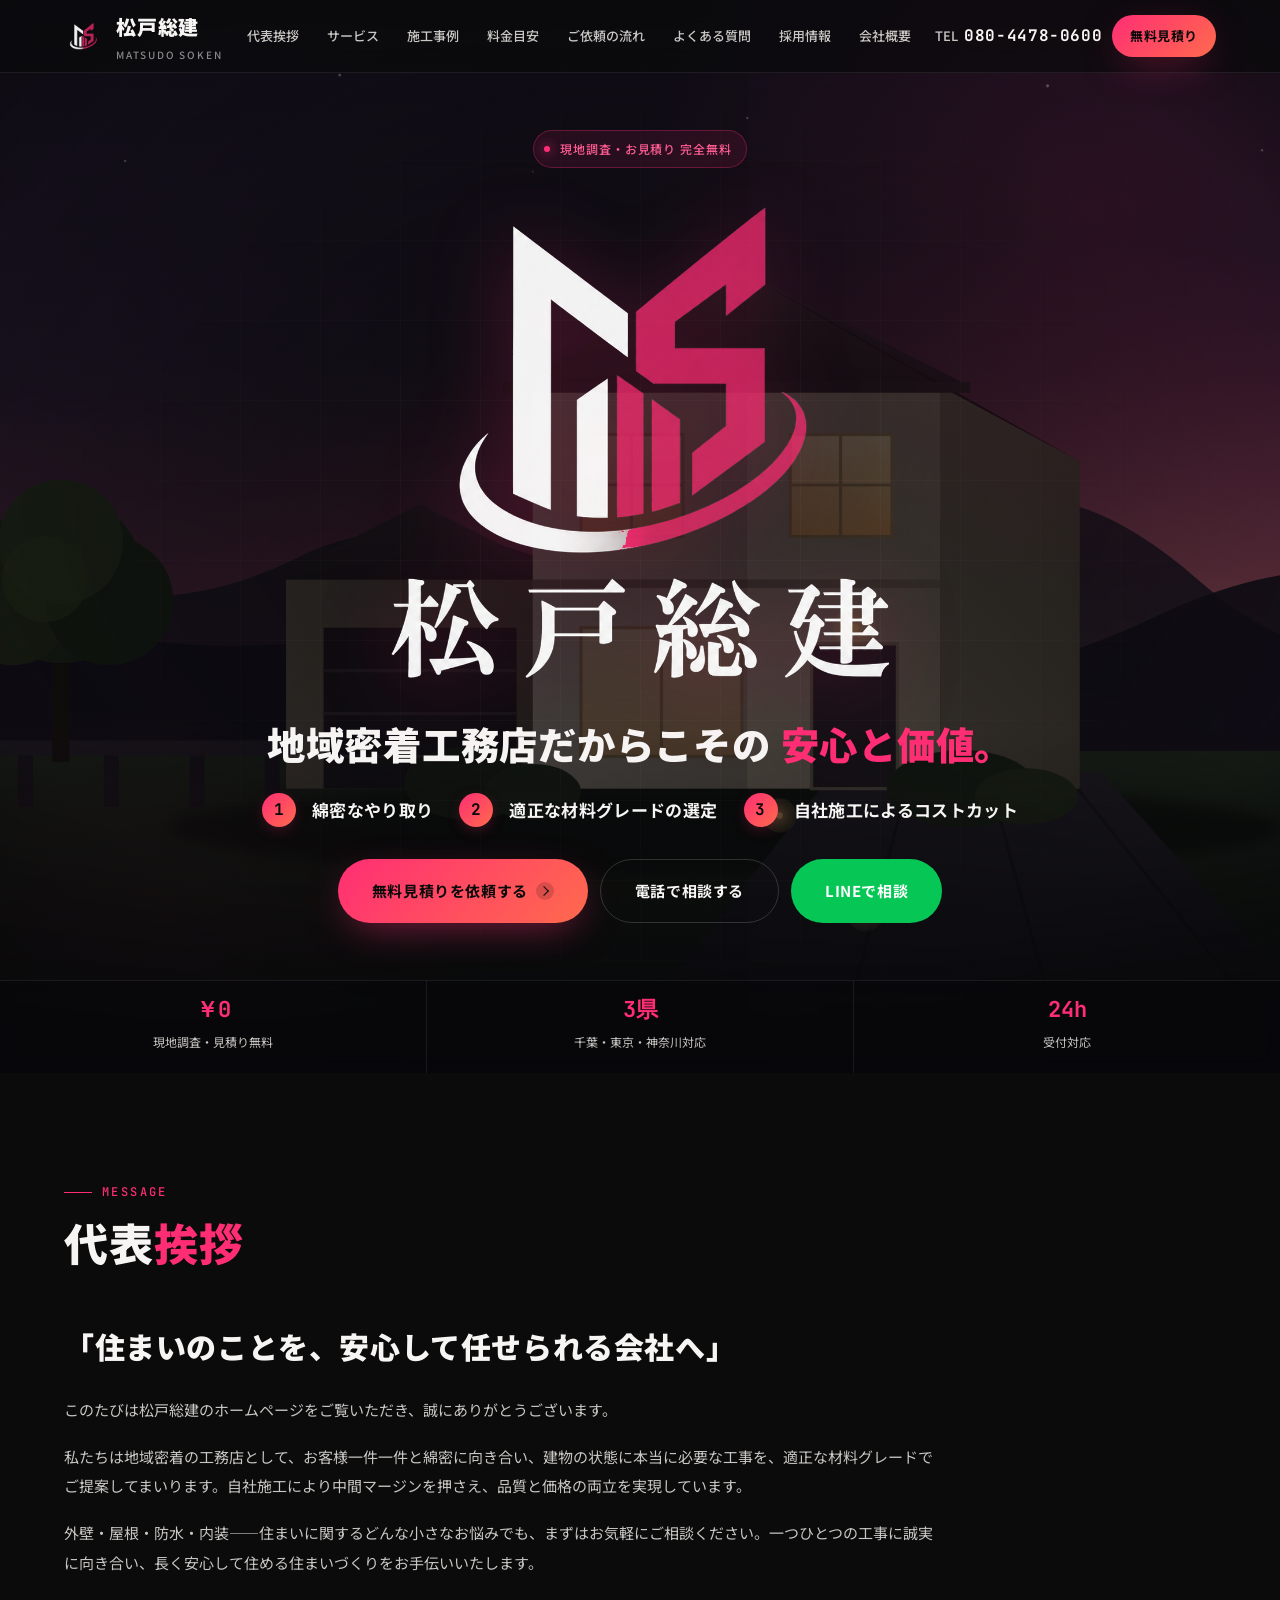
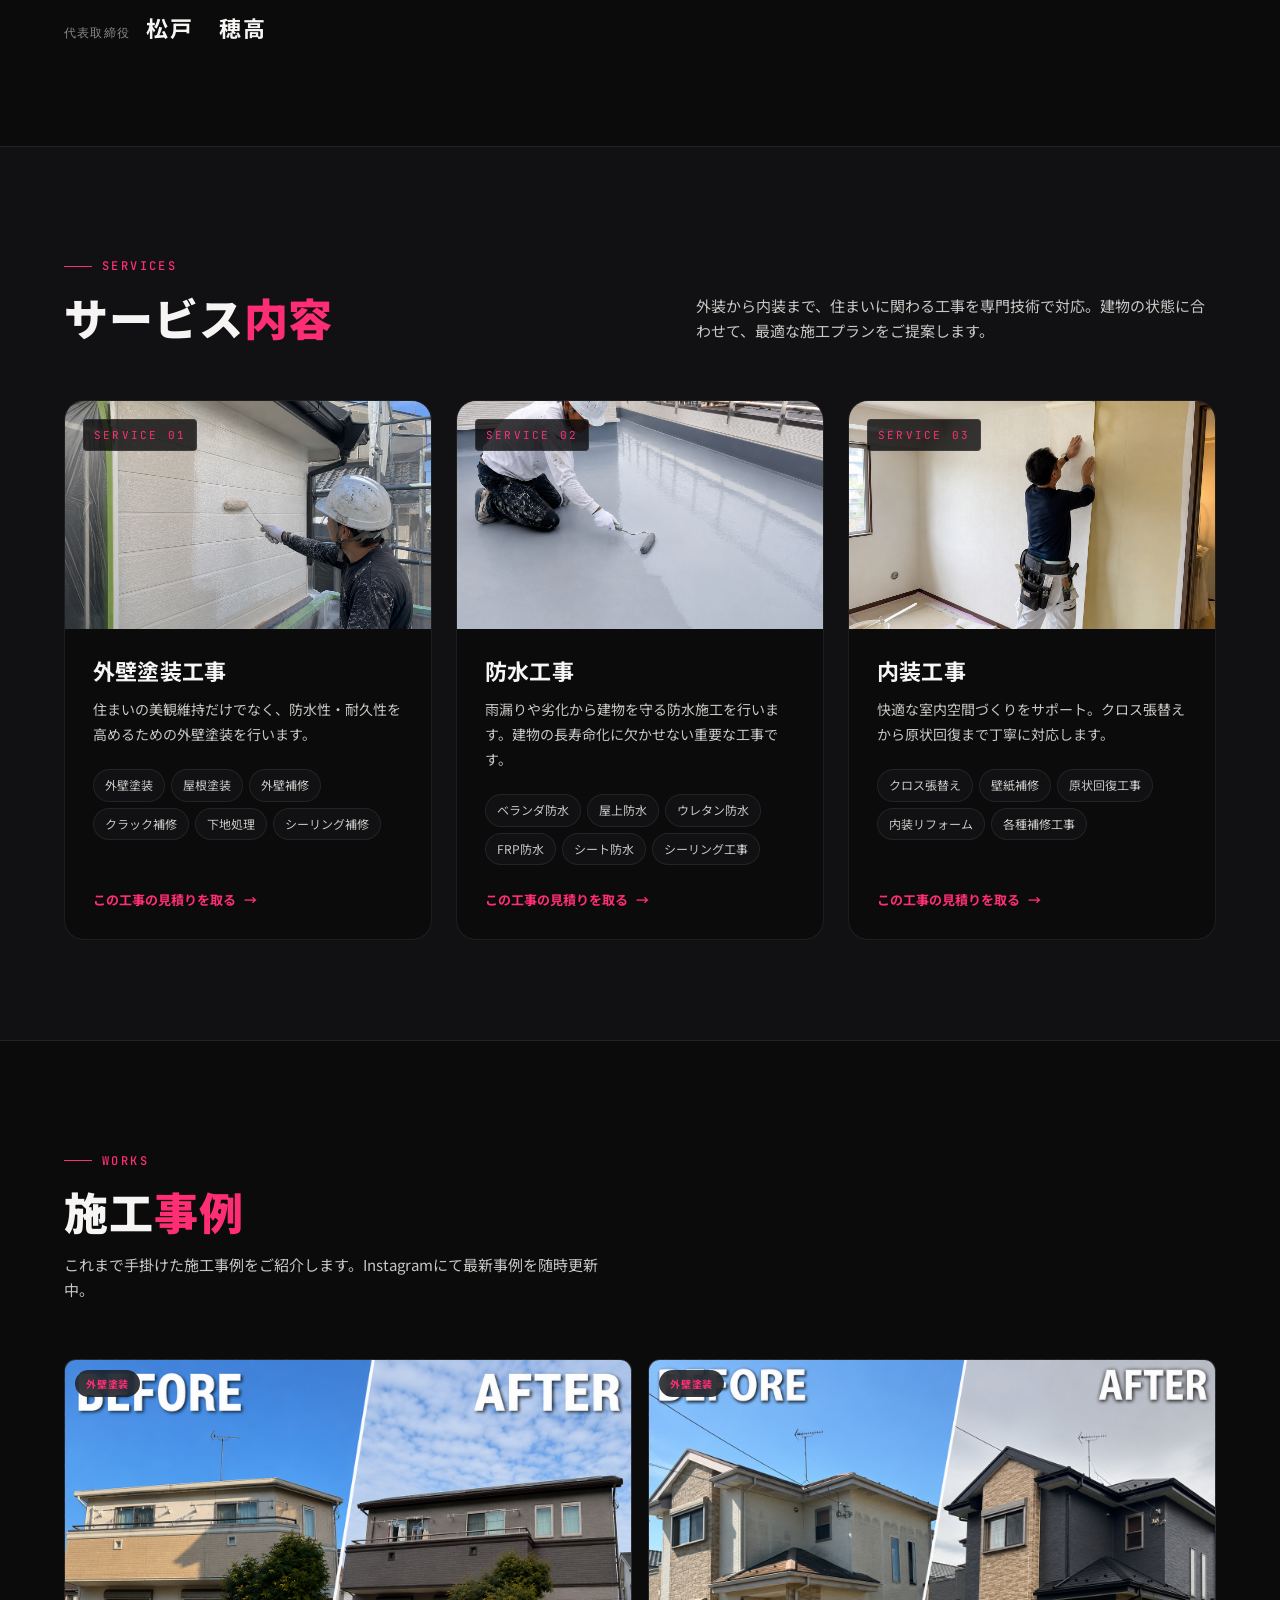
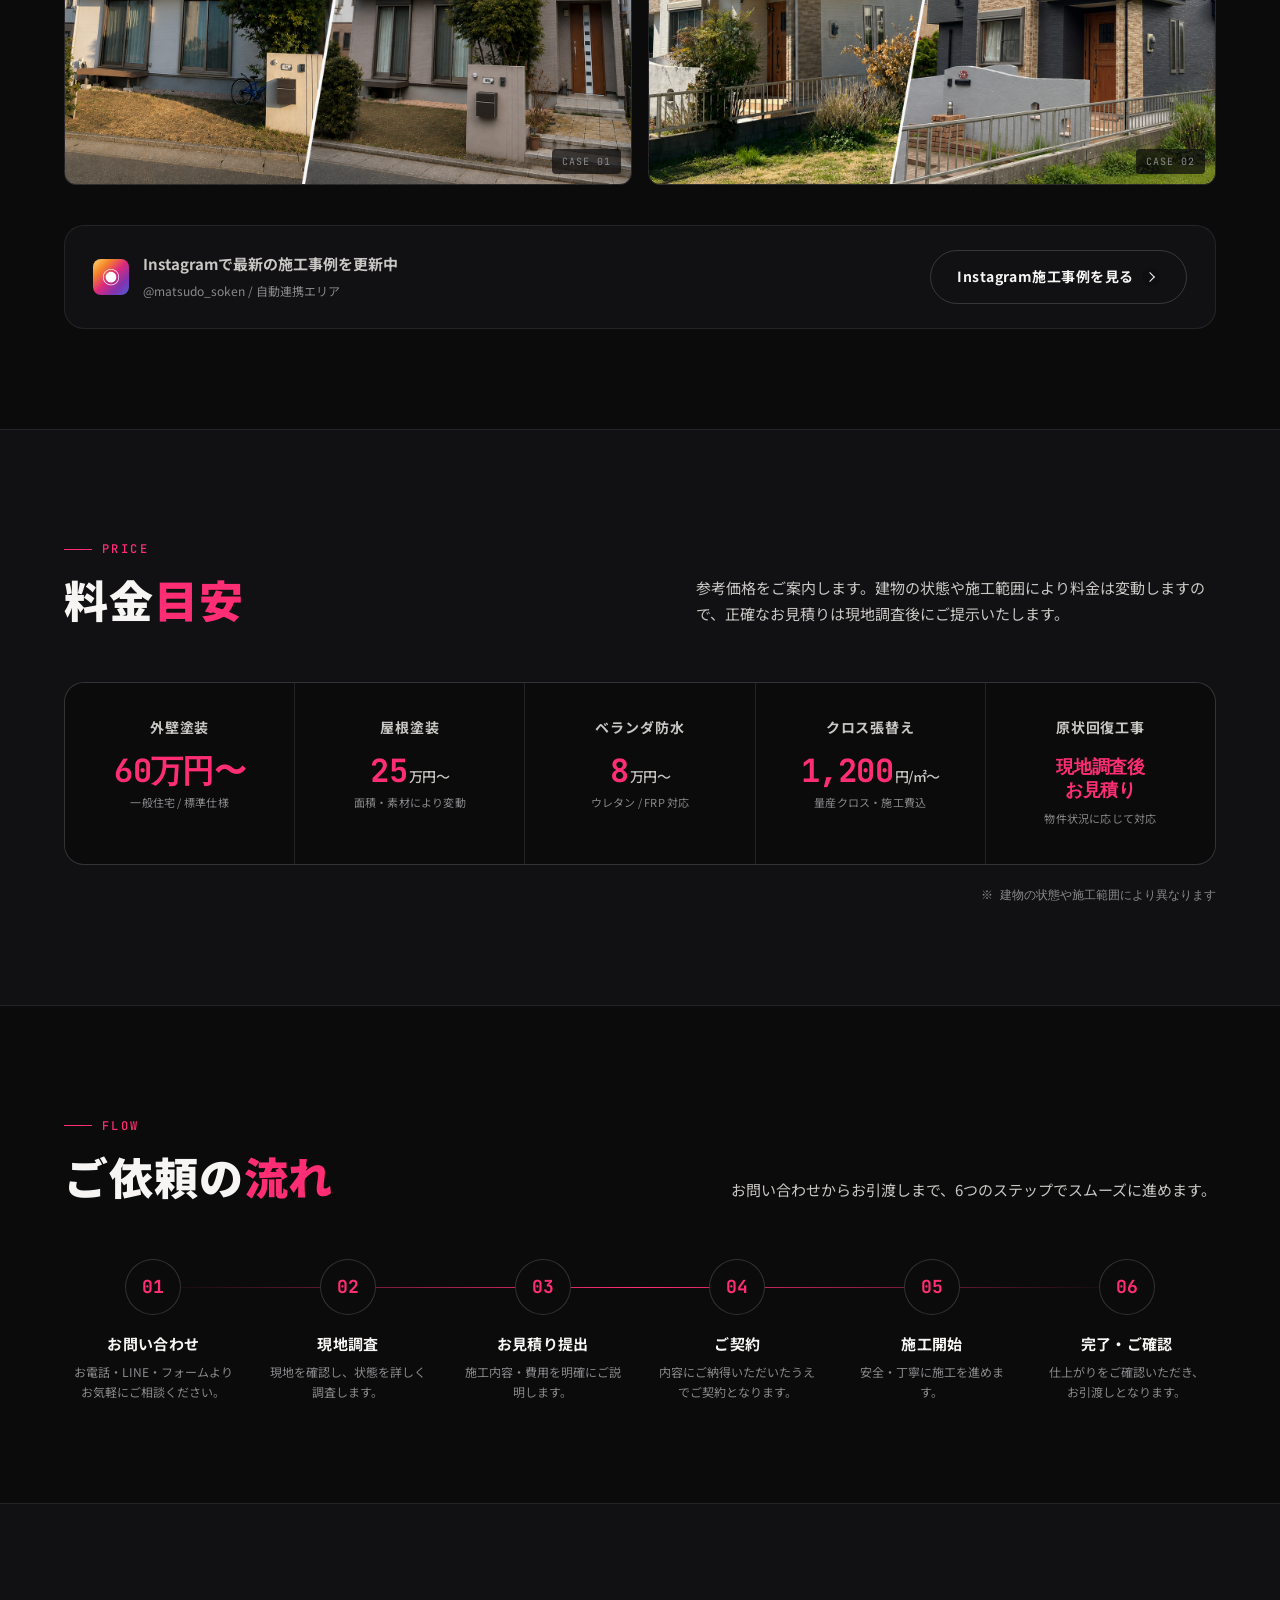
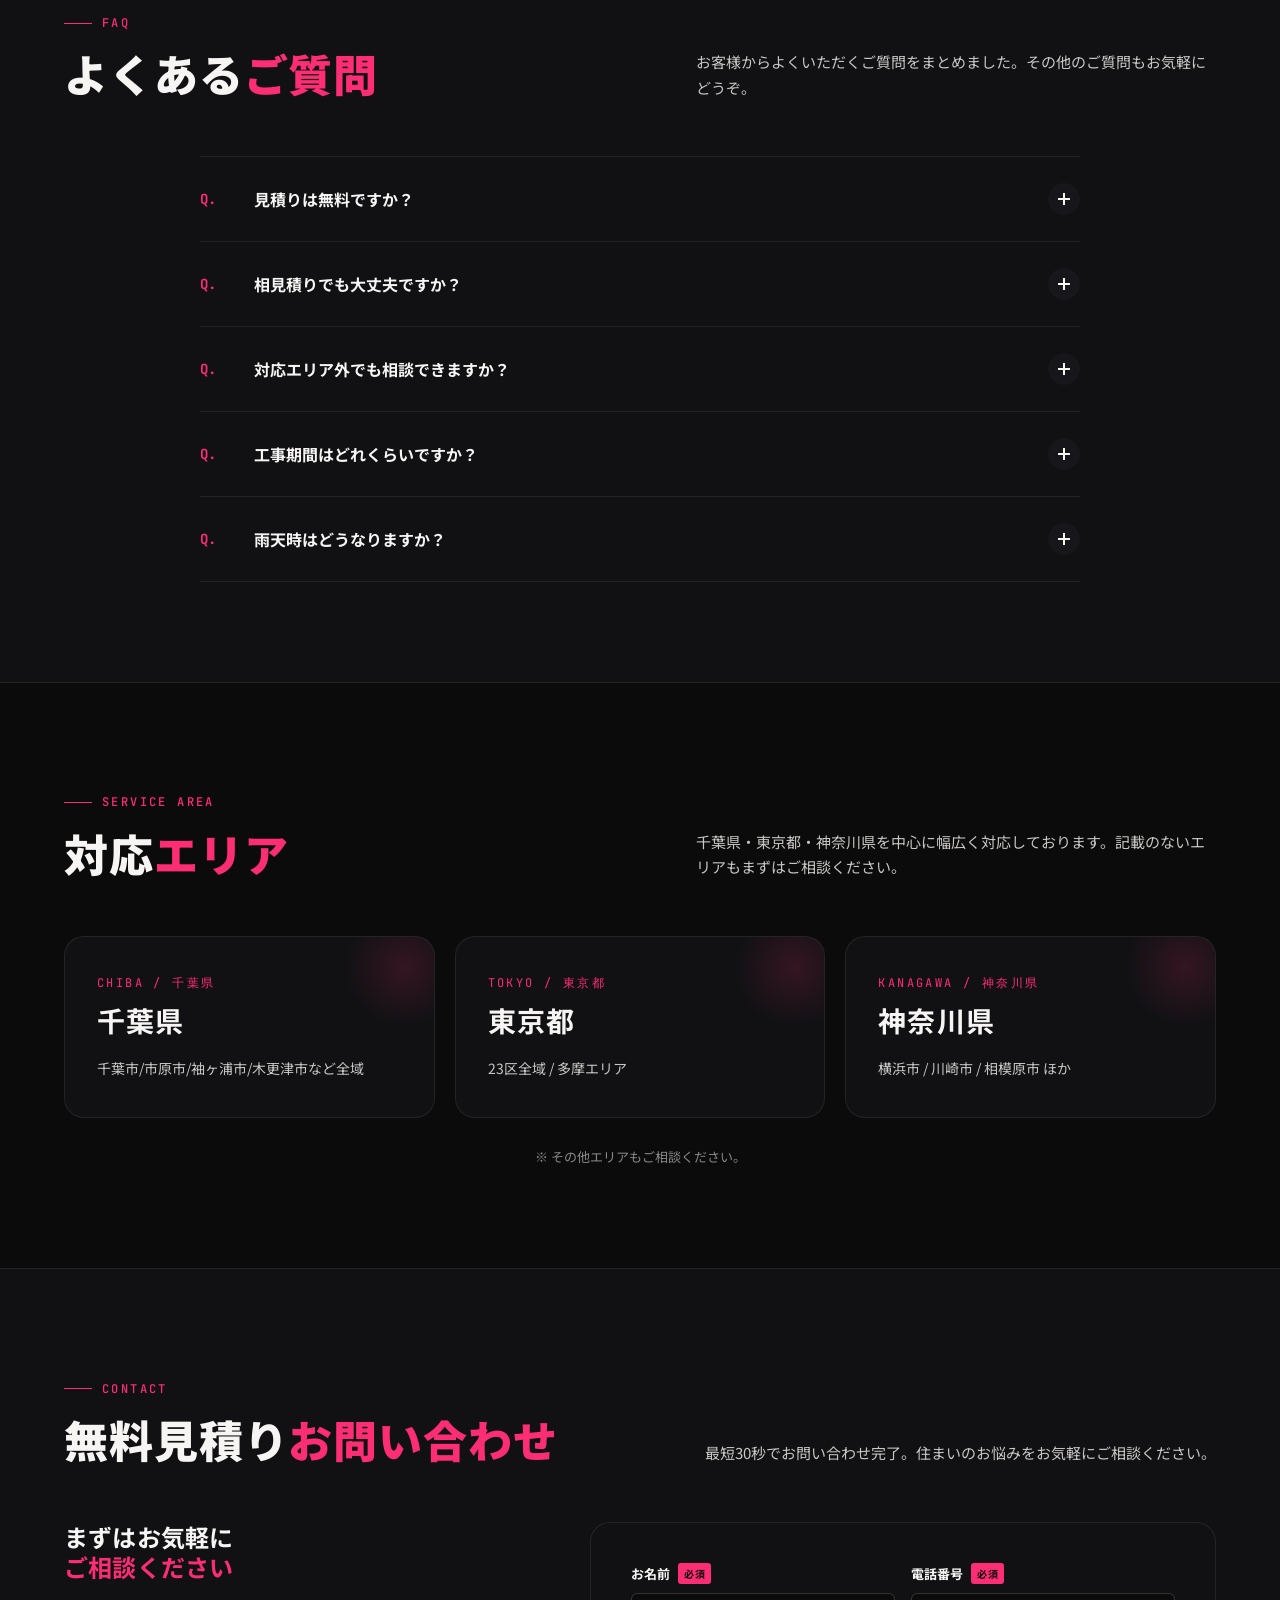
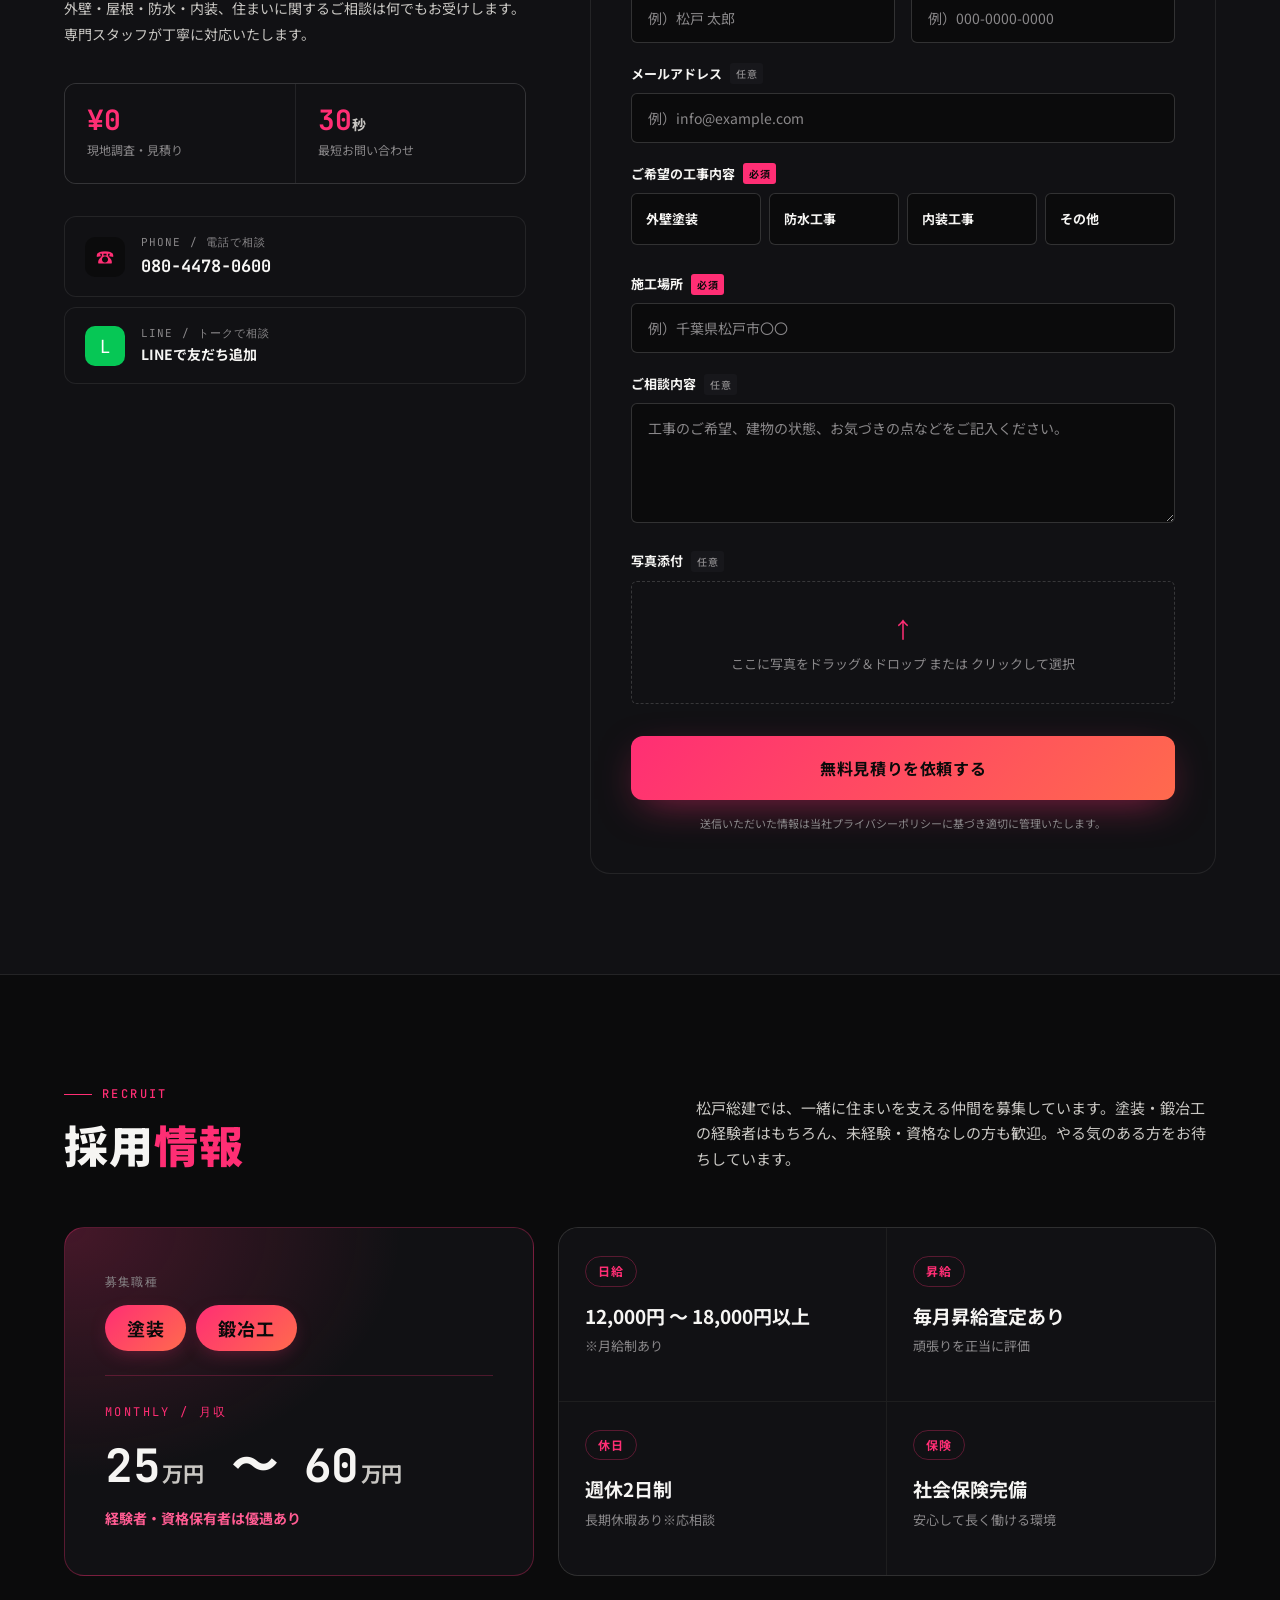
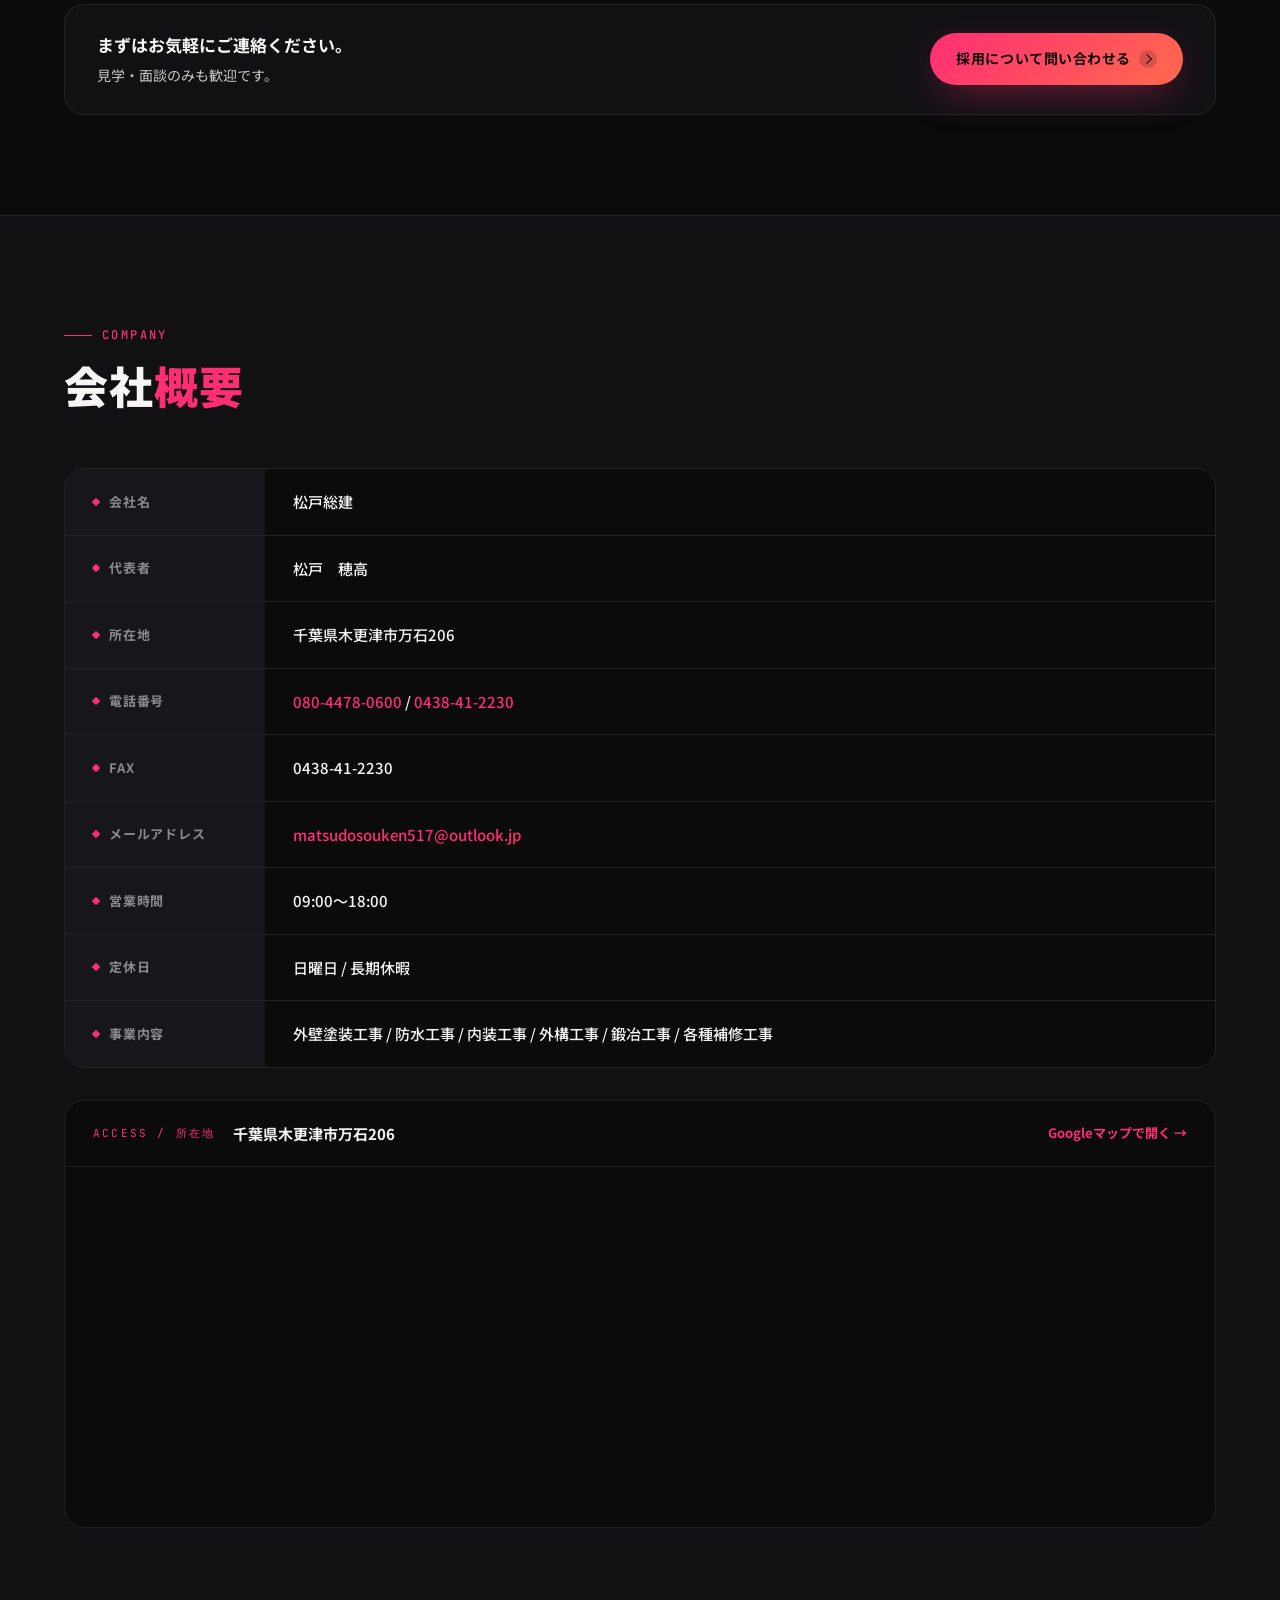
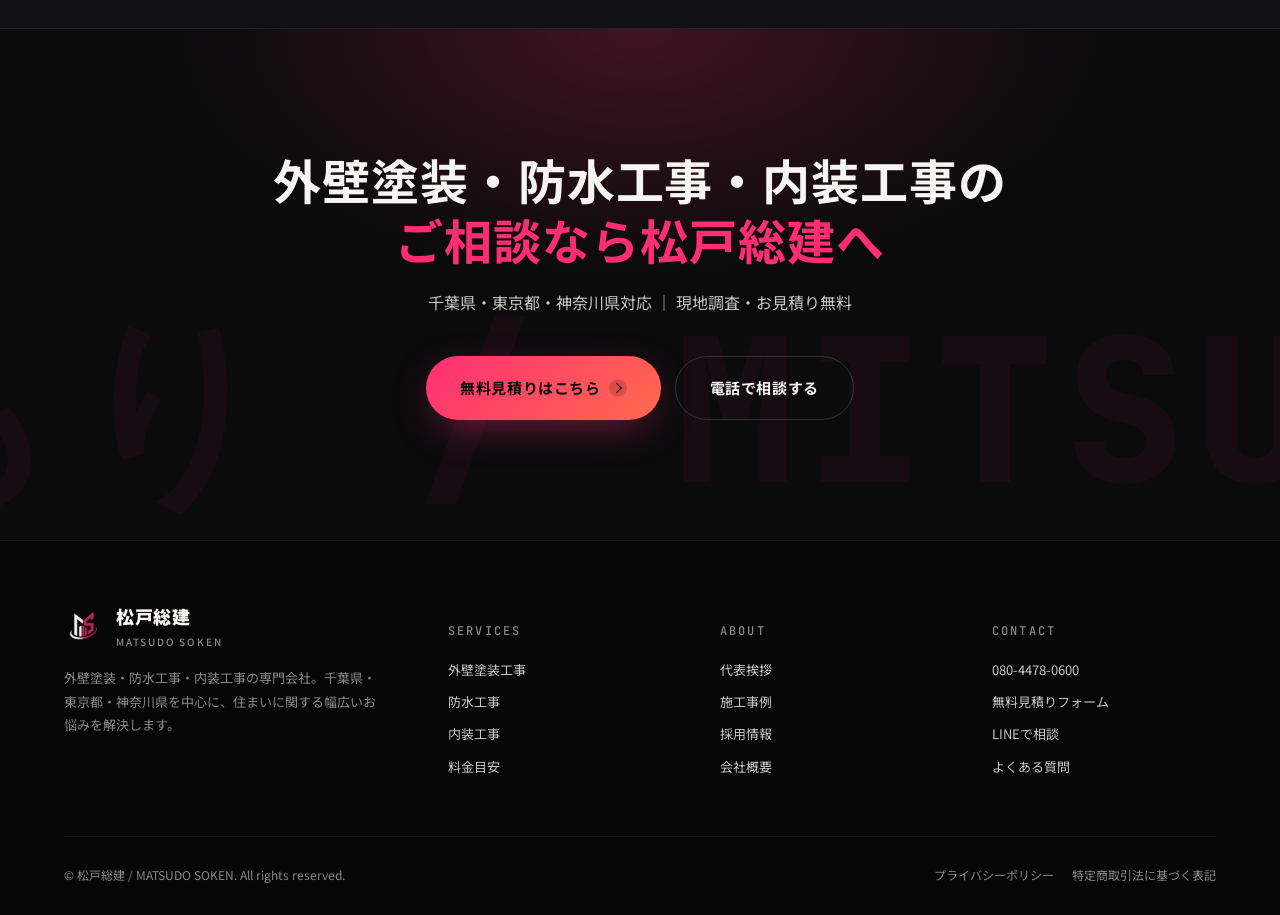
<file: index.html>
<!doctype html>
<html lang="ja" prefix="og: https://ogp.me/ns#">
<head>
<meta charset="utf-8" />
<meta name="viewport" content="width=device-width, initial-scale=1" />
<title>松戸総建 | 外壁塗装・防水工事・内装工事 | 千葉・東京・神奈川</title>
<meta name="description" content="松戸総建は千葉・東京・神奈川対応の外壁塗装・防水工事・内装工事の専門会社。現地調査・お見積り無料。自社施工でコスト削減。代表：松戸穂高。お気軽にご相談ください。" />
<meta name="keywords" content="外壁塗装,防水工事,内装工事,屋根塗装,クロス張替え,松戸総建,千葉県,東京都,神奈川県,木更津,外壁補修,ベランダ防水,原状回復" />
<meta name="author" content="松戸総建" />
<meta name="robots" content="index, follow" />
<meta name="google-site-verification" content="DK_OTXoFBGF11Ws3-kPGBZdarhJbs8OMOFaAjoPWNU8" />
<link rel="canonical" href="https://matsudosouken.com/" />
<meta property="og:type" content="website" />
<meta property="og:url" content="https://matsudosouken.com/" />
<meta property="og:title" content="松戸総建 | 外壁塗装・防水工事・内装工事" />
<meta property="og:description" content="千葉・東京・神奈川対応。現地調査・お見積り無料。自社施工だからコストカット。外壁・屋根・防水・内装工事はお気軽にご相談ください。" />
<meta property="og:image" content="https://matsudosouken.com/project/assets/logo-full.png" />
<meta property="og:site_name" content="松戸総建" />
<meta property="og:locale" content="ja_JP" />
<meta name="twitter:card" content="summary_large_image" />
<meta name="twitter:title" content="松戸総建 | 外壁塗装・防水工事・内装工事" />
<meta name="twitter:description" content="千葉・東京・神奈川対応。現地調査・お見積り無料。外壁・防水・内装工事のご相談はお気軽に。" />
<meta name="twitter:image" content="https://matsudosouken.com/project/assets/logo-full.png" />
<script async src="https://www.googletagmanager.com/gtag/js?id=G-X3YYXX0VXC"></script>
<script>
  window.dataLayer = window.dataLayer || [];
  function gtag(){dataLayer.push(arguments);}
  gtag('js', new Date());
  gtag('config', 'G-X3YYXX0VXC');
</script>
<link rel="preload" href="project/assets/logo-full.png" as="image" />
<link rel="preload" href="project/assets/hero-house.svg" as="image" />
<link rel="preconnect" href="https://fonts.googleapis.com" />
<link rel="preconnect" href="https://fonts.gstatic.com" crossorigin />
<link href="https://fonts.googleapis.com/css2?family=Noto+Sans+JP:wght@400;500;700;900&family=JetBrains+Mono:wght@400;500;700&display=swap" rel="stylesheet" />
<script type="application/ld+json">
{"@context":"https://schema.org","@type":"FAQPage","mainEntity":[{"@type":"Question","name":"見積りは無料ですか？","acceptedAnswer":{"@type":"Answer","text":"はい。現地調査・お見積りともに無料です。お見積り後のご検討も自由ですので、お気軽にご相談ください。"}},{"@type":"Question","name":"相見積りでも大丈夫ですか？","acceptedAnswer":{"@type":"Answer","text":"もちろん可能です。比較検討のうえご判断ください。当社では適正価格と分かりやすいご説明を心がけております。"}},{"@type":"Question","name":"対応エリア外でも相談できますか？","acceptedAnswer":{"@type":"Answer","text":"内容によって対応可能です。まずはご相談ください。エリア外の場合も柔軟に検討させていただきます。"}},{"@type":"Question","name":"工事期間はどれくらいですか？","acceptedAnswer":{"@type":"Answer","text":"施工内容や規模によって異なります。現地調査後にスケジュールを詳細にご案内いたします。"}},{"@type":"Question","name":"雨天時はどうなりますか？","acceptedAnswer":{"@type":"Answer","text":"安全と品質を最優先し、必要に応じて日程を調整いたします。お客様のご都合と合わせて柔軟に対応します。"}}]}
</script>
<script type="application/ld+json">
{"@context":"https://schema.org","@type":"ItemList","itemListElement":[{"@type":"ListItem","position":1,"item":{"@type":"Service","name":"外壁塗装工事","description":"住まいの美観維持だけでなく、防水性・耐久性を高めるための外壁塗装を行います。","provider":{"@type":"LocalBusiness","name":"松戸総建"}}},{"@type":"ListItem","position":2,"item":{"@type":"Service","name":"防水工事","description":"雨漏りや劣化から建物を守る防水施工を行います。建物の長寿命化に欠かせない重要な工事です。","provider":{"@type":"LocalBusiness","name":"松戸総建"}}},{"@type":"ListItem","position":3,"item":{"@type":"Service","name":"内装工事","description":"快適な室内空間づくりをサポート。クロス張替えから原状回復まで丁寧に対応します。","provider":{"@type":"LocalBusiness","name":"松戸総建"}}}]}
</script>
<script type="application/ld+json">
{"@context":"https://schema.org","@type":"LocalBusiness","name":"松戸総建","alternateName":"MATSUDO SOKEN","description":"外壁塗装・防水工事・内装工事の専門会社。千葉県・東京都・神奈川県対応。現地調査・お見積り無料。","url":"https://matsudosouken.com/","telephone":"080-4478-0600","email":"matsudosouken517@outlook.jp","address":{"@type":"PostalAddress","streetAddress":"万石206","addressLocality":"木更津市","addressRegion":"千葉県","addressCountry":"JP"},"areaServed":["千葉県","東京都","神奈川県"],"openingHoursSpecification":{"@type":"OpeningHoursSpecification","dayOfWeek":["Monday","Tuesday","Wednesday","Thursday","Friday","Saturday"],"opens":"09:00","closes":"18:00"},"founder":{"@type":"Person","name":"松戸 穂高"}}
</script>
<style>
:root {
  --bg: #0b0b0c;
  --bg-2: #111114;
  --bg-3: #17171b;
  --surface: #1c1c21;
  --border: rgba(255, 255, 255, 0.08);
  --border-strong: rgba(255, 255, 255, 0.16);
  --text: #f6f5f3;
  --text-soft: #c9c7c3;
  --text-muted: #8a888a;
  --pink: #ff2e74;
  --pink-2: #ff5c92;
  --pink-soft: #ffd2e1;
  --pink-deep: #c41e5b;
  --pink-glow: rgba(255, 46, 116, 0.35);
  --radius-sm: 6px;
  --radius: 12px;
  --radius-lg: 20px;
  --maxw: 1200px;
  --shadow-pink: 0 12px 40px -12px rgba(255, 46, 116, 0.55);
  --grad-pink: linear-gradient(135deg, #ff2e74 0%, #ff6a4d 100%);
  --font-jp: "Noto Sans JP", "Hiragino Kaku Gothic ProN", "Yu Gothic", sans-serif;
  --font-mono: "JetBrains Mono", "SFMono-Regular", Menlo, monospace;
}
* { box-sizing: border-box; }
html { scroll-behavior: smooth; }
body {
  margin: 0;
  background: var(--bg);
  color: var(--text);
  font-family: var(--font-jp);
  font-weight: 400;
  line-height: 1.7;
  -webkit-font-smoothing: antialiased;
  text-rendering: optimizeLegibility;
  overflow-x: hidden;
}
img { max-width: 100%; display: block; }
a { color: inherit; text-decoration: none; }
button { font-family: inherit; cursor: pointer; border: none; background: none; color: inherit; }
input, textarea, select { font-family: inherit; color: inherit; }
h1, h2, h3, h4 { margin: 0; line-height: 1.25; font-weight: 700; letter-spacing: 0.01em; }
p { margin: 0; }
ul { margin: 0; padding: 0; list-style: none; }
.container {
  width: 100%;
  max-width: var(--maxw);
  margin: 0 auto;
  padding: 0 24px;
}
.site-header {
  position: fixed;
  top: 0; left: 0; right: 0;
  z-index: 100;
  backdrop-filter: blur(14px);
  -webkit-backdrop-filter: blur(14px);
  background: rgba(11, 11, 12, 0.72);
  border-bottom: 1px solid var(--border);
  transition: background 0.3s ease;
}
.header-inner {
  display: flex;
  align-items: center;
  justify-content: space-between;
  height: 72px;
}
.brand {
  display: flex;
  align-items: center;
  gap: 12px;
  font-weight: 900;
  font-size: 20px;
  letter-spacing: 0.04em;
}
.brand-mark {
  width: 40px;
  height: 40px;
  display: grid;
  place-items: center;
  flex-shrink: 0;
}
.brand-mark img {
  width: 100%;
  height: 100%;
  object-fit: contain;
}
.brand-sub {
  display: block;
  font-size: 10px;
  color: var(--text-muted);
  font-weight: 500;
  letter-spacing: 0.18em;
  margin-top: 2px;
}
.nav {
  display: flex;
  align-items: center;
  gap: 28px;
}
.nav a {
  font-size: 13px;
  font-weight: 500;
  color: var(--text-soft);
  transition: color 0.2s;
  white-space: nowrap;
}
.nav a:hover { color: var(--pink); }
.header-cta {
  display: flex;
  align-items: center;
  gap: 10px;
}
.header-tel {
  display: flex;
  align-items: center;
  gap: 6px;
  font-size: 13px;
  color: var(--text-soft);
  font-weight: 500;
}
.header-tel strong {
  font-family: var(--font-mono);
  font-size: 16px;
  color: var(--text);
  letter-spacing: 0.04em;
  white-space: nowrap;
}
.hamburger {
  display: none;
  width: 40px; height: 40px;
  position: relative;
}
.hamburger span {
  position: absolute;
  left: 8px; right: 8px;
  height: 2px;
  background: var(--text);
  transition: all 0.25s ease;
}
.hamburger span:nth-child(1) { top: 14px; }
.hamburger span:nth-child(2) { top: 19px; }
.hamburger span:nth-child(3) { top: 24px; }
.hamburger.is-open span:nth-child(1) { top: 19px; transform: rotate(45deg); }
.hamburger.is-open span:nth-child(2) { opacity: 0; }
.hamburger.is-open span:nth-child(3) { top: 19px; transform: rotate(-45deg); }
.btn {
  display: inline-flex;
  align-items: center;
  justify-content: center;
  gap: 8px;
  padding: 14px 26px;
  border-radius: 999px;
  font-weight: 700;
  font-size: 14px;
  letter-spacing: 0.04em;
  transition: transform 0.2s ease, box-shadow 0.2s ease, background 0.2s;
  white-space: nowrap;
}
.btn-pink {
  background: var(--grad-pink);
  color: #0a0a0a;
  box-shadow: var(--shadow-pink);
}
.btn-pink:hover { transform: translateY(-2px); box-shadow: 0 18px 50px -10px rgba(255, 46, 116, 0.7); }
.btn-ghost {
  background: transparent;
  color: var(--text);
  border: 1px solid var(--border-strong);
}
.btn-ghost:hover { border-color: var(--pink); color: var(--pink); }
.btn-line {
  background: #06c755;
  color: #fff;
}
.btn-line:hover { transform: translateY(-2px); }
.btn-lg { padding: 18px 34px; font-size: 15px; }
.btn-sm { padding: 10px 18px; font-size: 13px; }
.btn .arrow {
  display: inline-block;
  width: 18px; height: 18px;
  border-radius: 50%;
  background: rgba(0,0,0,0.15);
  position: relative;
}
.btn .arrow::after {
  content: "";
  position: absolute;
  top: 50%; left: 50%;
  width: 6px; height: 6px;
  border-top: 1.5px solid currentColor;
  border-right: 1.5px solid currentColor;
  transform: translate(-65%, -50%) rotate(45deg);
}
section { padding: 100px 0; position: relative; }
.section-head {
  display: flex;
  align-items: flex-end;
  justify-content: space-between;
  margin-bottom: 56px;
  gap: 24px;
  flex-wrap: wrap;
}
.section-eyebrow {
  display: inline-flex;
  align-items: center;
  gap: 10px;
  font-family: var(--font-mono);
  font-size: 12px;
  letter-spacing: 0.2em;
  color: var(--pink);
  text-transform: uppercase;
  margin-bottom: 14px;
  font-weight: 500;
}
.section-eyebrow::before {
  content: "";
  width: 28px; height: 1px;
  background: var(--pink);
}
.section-title {
  font-size: clamp(28px, 4vw, 44px);
  font-weight: 900;
  letter-spacing: 0.02em;
  line-height: 1.2;
}
.section-title em {
  font-style: normal;
  color: var(--pink);
}
.section-lead {
  color: var(--text-soft);
  max-width: 520px;
  font-size: 15px;
}
.hero {
  padding: 130px 0 150px;
  position: relative;
  overflow: hidden;
  min-height: 100vh;
  display: flex;
  align-items: center;
}
.hero::before {
  content: "";
  position: absolute;
  inset: 0;
  background:
    radial-gradient(60% 60% at 85% 20%, rgba(255, 46, 116, 0.22), transparent 60%),
    radial-gradient(45% 40% at 10% 90%, rgba(255, 46, 116, 0.12), transparent 60%);
  pointer-events: none;
  z-index: 1;
}
.hero::after {
  content: "";
  position: absolute;
  inset: 0;
  background-image:
    linear-gradient(rgba(255,255,255,0.025) 1px, transparent 1px),
    linear-gradient(90deg, rgba(255,255,255,0.025) 1px, transparent 1px);
  background-size: 80px 80px;
  mask-image: radial-gradient(ellipse at center, black 30%, transparent 75%);
  pointer-events: none;
  z-index: 1;
}
.hero-bg {
  position: absolute;
  inset: 0;
  width: 100%;
  height: 100%;
  display: block;
  z-index: 0;
  object-fit: cover;
}
.hero-overlay {
  position: absolute;
  inset: 0;
  z-index: 1;
  pointer-events: none;
  background:
    radial-gradient(82% 72% at 50% 44%, rgba(8,8,10,0.82), rgba(8,8,10,0.5) 68%, rgba(8,8,10,0.82)),
    linear-gradient(0deg, rgba(8,8,10,0.95) 0%, transparent 32%);
}
.hero-inner {
  position: relative;
  z-index: 2;
  display: flex;
  justify-content: center;
  width: 100%;
}
.hero-text {
  max-width: 900px;
  display: flex;
  flex-direction: column;
  align-items: center;
  text-align: center;
}
.hero-tag {
  display: inline-flex;
  align-items: center;
  gap: 10px;
  padding: 8px 14px 8px 10px;
  border-radius: 999px;
  background: rgba(255, 46, 116, 0.1);
  border: 1px solid rgba(255, 46, 116, 0.3);
  font-size: 12px;
  color: var(--pink-2);
  letter-spacing: 0.08em;
  margin-bottom: 28px;
  font-weight: 500;
}
.hero-tag .dot {
  width: 6px; height: 6px;
  border-radius: 50%;
  background: var(--pink);
  box-shadow: 0 0 12px var(--pink);
  animation: pulse 1.8s ease-in-out infinite;
}
@keyframes pulse {
  0%, 100% { opacity: 1; transform: scale(1); }
  50% { opacity: 0.5; transform: scale(0.8); }
}
.hero-brand-logo {
  display: block;
  width: clamp(280px, 42vw, 520px);
  height: auto;
  margin: 0 0 28px 0;
  filter: drop-shadow(0 12px 40px rgba(255, 46, 116, 0.3));
}
.hero-headline {
  font-size: clamp(24px, 3vw, 40px);
  font-weight: 900;
  letter-spacing: 0.02em;
  line-height: 1.4;
  margin-bottom: 22px;
}
.hero-headline .pink { color: var(--pink); }
.hero-ctas {
  display: flex;
  flex-wrap: wrap;
  justify-content: center;
  gap: 12px;
}
.hero-bar {
  position: absolute;
  left: 0; right: 0; bottom: 0;
  z-index: 2;
  display: flex;
  border-top: 1px solid var(--border);
  background: rgba(8,8,10,0.6);
  backdrop-filter: blur(8px);
  -webkit-backdrop-filter: blur(8px);
}
.hero-bar-item {
  flex: 1;
  padding: 18px 16px;
  text-align: center;
  border-right: 1px solid var(--border);
}
.hero-bar-item:last-child { border-right: none; }
.hero-bar-item .num {
  display: block;
  font-family: var(--font-mono);
  font-size: 22px;
  font-weight: 700;
  color: var(--pink);
  line-height: 1;
  margin-bottom: 6px;
}
.hero-bar-item .t {
  font-size: 12px;
  color: var(--text-soft);
}
.hero-points {
  display: flex;
  flex-direction: row;
  flex-wrap: wrap;
  justify-content: center;
  gap: 12px 26px;
  margin-bottom: 32px;
}
.hero-points li {
  display: flex;
  align-items: center;
  gap: 16px;
  font-size: 17px;
  font-weight: 700;
  letter-spacing: 0.02em;
}
.hero-points-num {
  flex-shrink: 0;
  width: 34px; height: 34px;
  border-radius: 50%;
  background: var(--grad-pink);
  color: #0a0a0a;
  display: grid;
  place-items: center;
  font-family: var(--font-mono);
  font-size: 16px;
  font-weight: 700;
  box-shadow: 0 4px 16px -4px var(--pink-glow);
}
.president-grid {
  display: grid;
  grid-template-columns: 0.8fr 1.2fr;
  gap: 56px;
  align-items: stretch;
}
.president-body {
  display: flex;
  flex-direction: column;
  justify-content: center;
}
.president-lead {
  font-size: clamp(22px, 2.6vw, 30px);
  font-weight: 900;
  letter-spacing: 0.02em;
  line-height: 1.45;
  margin-bottom: 26px;
}
.president-text {
  font-size: 15px;
  color: var(--text-soft);
  line-height: 1.95;
  margin-bottom: 18px;
}
.president-sign {
  margin-top: 14px;
  display: flex;
  align-items: baseline;
  gap: 16px;
}
.president-sign-label {
  font-size: 12px;
  color: var(--text-muted);
  font-family: var(--font-mono);
  letter-spacing: 0.1em;
}
.president-sign-name {
  font-size: 22px;
  font-weight: 700;
  letter-spacing: 0.1em;
}
.president-grid--single {
  grid-template-columns: 1fr;
  max-width: 880px;
}
.president-grid--single .president-body { justify-content: flex-start; }
.work.is-hidden { display: none; }
.works-more { display: flex; justify-content: center; margin-bottom: 40px; }
.recruit-grid {
  display: grid;
  grid-template-columns: 1fr 1.4fr;
  gap: 24px;
}
.recruit-highlight {
  padding: 44px 40px;
  border-radius: var(--radius-lg);
  background:
    radial-gradient(120% 120% at 0% 0%, rgba(255, 46, 116, 0.22), transparent 60%),
    var(--bg-2);
  border: 1px solid rgba(255, 46, 116, 0.3);
  display: flex;
  flex-direction: column;
  justify-content: center;
}
.recruit-jobs {
  margin-bottom: 26px;
  padding-bottom: 24px;
  border-bottom: 1px solid rgba(255, 46, 116, 0.25);
}
.recruit-jobs-label {
  display: block;
  font-size: 12px;
  font-family: var(--font-mono);
  letter-spacing: 0.1em;
  color: var(--text-muted);
  margin-bottom: 12px;
}
.recruit-jobs-tags { display: flex; flex-wrap: wrap; gap: 10px; }
.recruit-job-tag {
  font-size: 18px;
  font-weight: 700;
  letter-spacing: 0.04em;
  padding: 8px 22px;
  border-radius: 999px;
  background: var(--grad-pink);
  color: #0a0a0a;
  box-shadow: 0 6px 20px -6px var(--pink-glow);
}
.recruit-highlight-label {
  font-family: var(--font-mono);
  font-size: 12px;
  letter-spacing: 0.2em;
  color: var(--pink);
  margin-bottom: 18px;
}
.recruit-highlight-num {
  font-family: var(--font-mono);
  font-size: clamp(30px, 4.4vw, 46px);
  font-weight: 700;
  line-height: 1.1;
  letter-spacing: -0.01em;
  color: var(--text);
}
.recruit-highlight-num small {
  font-size: 0.46em;
  font-family: var(--font-jp);
  font-weight: 700;
  color: var(--text-soft);
  margin-left: 2px;
}
.recruit-highlight-note {
  margin-top: 16px;
  font-size: 14px;
  color: var(--pink-2);
  font-weight: 700;
}
.recruit-points {
  display: grid;
  grid-template-columns: 1fr 1fr;
  gap: 1px;
  background: var(--border);
  border: 1px solid var(--border);
  border-radius: var(--radius-lg);
  overflow: hidden;
}
.recruit-points li {
  background: var(--bg-2);
  padding: 28px 26px;
  transition: background 0.3s;
}
.recruit-points li:hover { background: var(--bg-3); }
.recruit-point-label {
  display: inline-block;
  font-size: 12px;
  font-weight: 700;
  letter-spacing: 0.08em;
  color: var(--pink);
  padding: 4px 12px;
  border: 1px solid rgba(255, 46, 116, 0.3);
  border-radius: 999px;
  margin-bottom: 16px;
}
.recruit-point-val {
  font-size: 19px;
  font-weight: 700;
  line-height: 1.4;
  margin-bottom: 6px;
}
.recruit-point-sub { font-size: 13px; color: var(--text-muted); }
.recruit-cta {
  margin-top: 28px;
  padding: 26px 32px;
  background: var(--bg-2);
  border: 1px solid var(--border);
  border-radius: var(--radius-lg);
  display: flex;
  align-items: center;
  justify-content: space-between;
  gap: 20px;
  flex-wrap: wrap;
}
.recruit-cta-text { font-size: 14px; color: var(--text-soft); }
.recruit-cta-text strong {
  display: block;
  font-size: 17px;
  color: var(--text);
  margin-bottom: 4px;
}
.services {
  background: var(--bg-2);
  border-top: 1px solid var(--border);
  border-bottom: 1px solid var(--border);
}
.services-grid {
  display: grid;
  grid-template-columns: repeat(3, 1fr);
  gap: 24px;
}
.service {
  background: var(--bg);
  border: 1px solid var(--border);
  border-radius: var(--radius-lg);
  overflow: hidden;
  display: flex;
  flex-direction: column;
  transition: transform 0.3s, border-color 0.3s;
}
.service:hover { transform: translateY(-6px); border-color: var(--pink); }
.service-img {
  aspect-ratio: 16/10;
  background:
    repeating-linear-gradient(135deg,
      rgba(255, 46, 116, 0.08) 0,
      rgba(255, 46, 116, 0.08) 2px,
      transparent 2px,
      transparent 12px),
    linear-gradient(135deg, #1a1a1f 0%, #0f0f12 100%);
  position: relative;
  display: grid;
  place-items: center;
  overflow: hidden;
}
.service-num {
  position: absolute;
  top: 18px; left: 18px;
  font-family: var(--font-mono);
  font-size: 11px;
  color: var(--pink);
  letter-spacing: 0.2em;
  padding: 6px 10px;
  background: rgba(11,11,12,0.8);
  border: 1px solid var(--border);
  border-radius: 4px;
  z-index: 3;
}
.service-body {
  padding: 28px;
  display: flex;
  flex-direction: column;
  flex: 1;
}
.service h3 { font-size: 22px; margin-bottom: 12px; }
.service-desc {
  font-size: 14px;
  color: var(--text-soft);
  margin-bottom: 22px;
  line-height: 1.8;
}
.service-list { display: flex; flex-wrap: wrap; gap: 6px; margin-bottom: 24px; }
.service-list li {
  font-size: 12px;
  padding: 5px 11px;
  background: var(--bg-2);
  border: 1px solid var(--border);
  border-radius: 999px;
  color: var(--text-soft);
}
.service-cta {
  margin-top: auto;
  font-size: 13px;
  font-weight: 700;
  color: var(--pink);
  display: inline-flex;
  align-items: center;
  gap: 8px;
}
.service-cta::after { content: "→"; transition: transform 0.2s; }
.service:hover .service-cta::after { transform: translateX(4px); }
.service-photo {
  position: absolute;
  inset: 0;
  width: 100%;
  height: 100%;
  display: block;
  object-fit: cover;
}
.works-grid {
  display: grid;
  grid-template-columns: repeat(4, 1fr);
  gap: 12px;
  margin-bottom: 40px;
}
.work {
  aspect-ratio: 1;
  background:
    repeating-linear-gradient(45deg,
      rgba(255, 46, 116, 0.08) 0,
      rgba(255, 46, 116, 0.08) 2px,
      transparent 2px,
      transparent 12px),
    linear-gradient(135deg, #1a1a1f 0%, #0f0f12 100%);
  border-radius: var(--radius);
  position: relative;
  overflow: hidden;
  display: grid;
  place-items: center;
  border: 1px solid var(--border);
  transition: transform 0.3s;
}
.work:hover { transform: scale(1.02); }
.work-label {
  font-family: var(--font-mono);
  font-size: 10px;
  color: var(--text-muted);
  letter-spacing: 0.1em;
  padding: 4px 10px;
  background: rgba(11,11,12,0.7);
  border-radius: 4px;
}
.work-tag {
  position: absolute;
  top: 10px; left: 10px;
  font-size: 10px;
  color: var(--pink);
  font-weight: 700;
  letter-spacing: 0.08em;
}
.works-cta {
  display: flex;
  align-items: center;
  justify-content: space-between;
  padding: 24px 28px;
  background: var(--bg-2);
  border: 1px solid var(--border);
  border-radius: var(--radius-lg);
  gap: 16px;
  flex-wrap: wrap;
}
.works-cta-text {
  display: flex;
  align-items: center;
  gap: 14px;
  font-size: 14px;
  color: var(--text-soft);
}
.ig-icon {
  width: 36px; height: 36px;
  border-radius: 8px;
  background: linear-gradient(135deg, #feda77, #f58529, #dd2a7b, #8134af, #515bd4);
  display: grid;
  place-items: center;
  color: white;
  font-size: 18px;
}
.works-grid--pair { grid-template-columns: repeat(2, 1fr); gap: 16px; }
.works-grid--pair .work { aspect-ratio: 4 / 3; }
.work img {
  position: absolute;
  inset: 0;
  width: 100%;
  height: 100%;
  object-fit: cover;
  z-index: 1;
}
.work .work-tag, .work .work-label { z-index: 2; }
.work .work-tag {
  background: rgba(11, 11, 12, 0.78);
  padding: 5px 11px;
  border-radius: 999px;
  backdrop-filter: blur(6px);
}
.work .work-label { position: absolute; bottom: 10px; right: 10px; }
.pricing {
  background: var(--bg-2);
  border-top: 1px solid var(--border);
  border-bottom: 1px solid var(--border);
}
.pricing-grid {
  display: grid;
  grid-template-columns: repeat(5, 1fr);
  gap: 1px;
  background: var(--border);
  border: 1px solid var(--border);
  border-radius: var(--radius-lg);
  overflow: hidden;
}
.price-item {
  background: var(--bg);
  padding: 36px 24px;
  text-align: center;
  transition: background 0.3s;
}
.price-item:hover { background: var(--bg-3); }
.price-item h4 {
  font-size: 14px;
  font-weight: 700;
  color: var(--text-soft);
  margin-bottom: 18px;
  letter-spacing: 0.06em;
}
.price-num {
  font-family: var(--font-mono);
  font-size: 32px;
  font-weight: 700;
  color: var(--pink);
  letter-spacing: -0.02em;
  line-height: 1;
  margin-bottom: 6px;
}
.price-num small {
  font-size: 14px;
  color: var(--text-soft);
  font-family: var(--font-jp);
  font-weight: 500;
  margin-left: 2px;
}
.price-note { font-size: 11px; color: var(--text-muted); letter-spacing: 0.02em; }
.pricing-disclaimer {
  margin-top: 20px;
  font-size: 12px;
  color: var(--text-muted);
  text-align: right;
  font-family: var(--font-mono);
}
.flow-grid {
  display: grid;
  grid-template-columns: repeat(6, 1fr);
  gap: 16px;
  position: relative;
}
.flow-grid::before {
  content: "";
  position: absolute;
  top: 28px;
  left: 8%; right: 8%;
  height: 1px;
  background: linear-gradient(90deg, transparent, var(--pink), transparent);
  z-index: 0;
}
.step { position: relative; z-index: 1; text-align: center; padding: 0 8px; }
.step-num {
  width: 56px; height: 56px;
  border-radius: 50%;
  margin: 0 auto 20px;
  background: var(--bg);
  border: 1px solid var(--border-strong);
  display: grid;
  place-items: center;
  font-family: var(--font-mono);
  font-size: 18px;
  font-weight: 700;
  color: var(--pink);
  transition: all 0.3s;
}
.step:hover .step-num {
  background: var(--pink);
  color: #0a0a0a;
  border-color: var(--pink);
  transform: scale(1.05);
  box-shadow: var(--shadow-pink);
}
.step h4 { font-size: 15px; margin-bottom: 8px; letter-spacing: 0.02em; }
.step p { font-size: 12px; color: var(--text-muted); line-height: 1.7; }
.faq {
  background: var(--bg-2);
  border-top: 1px solid var(--border);
  border-bottom: 1px solid var(--border);
}
.faq-list { max-width: 880px; margin: 0 auto; }
.faq-item { border-bottom: 1px solid var(--border); }
.faq-item:first-child { border-top: 1px solid var(--border); }
.faq-q {
  width: 100%;
  text-align: left;
  padding: 26px 0;
  display: flex;
  align-items: center;
  justify-content: space-between;
  gap: 24px;
  font-size: 16px;
  font-weight: 700;
  transition: color 0.2s;
}
.faq-q:hover { color: var(--pink); }
.faq-q-mark {
  font-family: var(--font-mono);
  font-size: 14px;
  color: var(--pink);
  margin-right: 14px;
  flex-shrink: 0;
}
.faq-q-text { flex: 1; }
.faq-icon {
  width: 32px; height: 32px;
  border-radius: 50%;
  background: var(--bg-3);
  display: grid;
  place-items: center;
  flex-shrink: 0;
  position: relative;
  transition: background 0.3s;
}
.faq-icon::before, .faq-icon::after {
  content: "";
  position: absolute;
  background: var(--text);
  transition: transform 0.3s, background 0.3s;
}
.faq-icon::before { width: 12px; height: 1.5px; }
.faq-icon::after { width: 1.5px; height: 12px; }
.faq-item.is-open .faq-icon { background: var(--pink); }
.faq-item.is-open .faq-icon::before,
.faq-item.is-open .faq-icon::after { background: #0a0a0a; }
.faq-item.is-open .faq-icon::after { transform: rotate(90deg); }
.faq-a { max-height: 0; overflow: hidden; transition: max-height 0.35s ease; }
.faq-a-inner {
  padding: 0 0 26px 42px;
  font-size: 14px;
  color: var(--text-soft);
  line-height: 1.85;
}
.areas-grid {
  display: grid;
  grid-template-columns: repeat(3, 1fr);
  gap: 20px;
}
.area {
  padding: 36px 32px;
  background: var(--bg-2);
  border: 1px solid var(--border);
  border-radius: var(--radius-lg);
  position: relative;
  overflow: hidden;
  transition: border-color 0.3s, transform 0.3s;
}
.area:hover { border-color: var(--pink); transform: translateY(-4px); }
.area-pref {
  font-size: 12px;
  font-family: var(--font-mono);
  color: var(--pink);
  letter-spacing: 0.2em;
  margin-bottom: 10px;
}
.area h3 { font-size: 28px; margin-bottom: 18px; letter-spacing: 0.04em; }
.area-cities { font-size: 14px; color: var(--text-soft); line-height: 1.8; }
.area::after {
  content: "";
  position: absolute;
  top: -30px; right: -30px;
  width: 120px; height: 120px;
  border-radius: 50%;
  background: radial-gradient(circle, rgba(255, 46, 116, 0.15), transparent 70%);
}
.areas-note { margin-top: 28px; font-size: 13px; color: var(--text-muted); text-align: center; }
.contact-grid {
  display: grid;
  grid-template-columns: 0.85fr 1.15fr;
  gap: 64px;
  align-items: start;
}
.contact-info { position: sticky; top: 100px; }
.contact-stats {
  margin-top: 36px;
  display: grid;
  grid-template-columns: repeat(2, 1fr);
  gap: 1px;
  background: var(--border);
  border: 1px solid var(--border);
  border-radius: var(--radius);
  overflow: hidden;
}
.contact-stat { background: var(--bg-2); padding: 22px; }
.contact-stat .num {
  font-family: var(--font-mono);
  font-size: 28px;
  font-weight: 700;
  color: var(--pink);
  line-height: 1;
  margin-bottom: 6px;
}
.contact-stat .lbl { font-size: 12px; color: var(--text-muted); }
.contact-channels { margin-top: 32px; display: flex; flex-direction: column; gap: 10px; }
.channel {
  display: flex;
  align-items: center;
  gap: 16px;
  padding: 16px 20px;
  border: 1px solid var(--border);
  border-radius: var(--radius);
  background: var(--bg-2);
  transition: border-color 0.2s, transform 0.2s;
}
.channel:hover { border-color: var(--pink); transform: translateX(4px); }
.channel-icon {
  width: 40px; height: 40px;
  border-radius: 10px;
  background: var(--bg);
  display: grid;
  place-items: center;
  font-size: 18px;
  color: var(--pink);
}
.channel-meta { flex: 1; }
.channel-meta .lbl {
  font-size: 11px;
  color: var(--text-muted);
  letter-spacing: 0.1em;
  font-family: var(--font-mono);
}
.channel-meta .val { font-size: 17px; font-weight: 700; font-family: var(--font-mono); }
.form {
  background: var(--bg-2);
  border: 1px solid var(--border);
  border-radius: var(--radius-lg);
  padding: 40px;
}
.form-row { display: grid; grid-template-columns: 1fr 1fr; gap: 16px; }
.field { margin-bottom: 20px; }
.field label {
  display: flex;
  align-items: center;
  gap: 8px;
  font-size: 13px;
  font-weight: 700;
  margin-bottom: 8px;
  color: var(--text);
}
.field label .req {
  font-size: 10px;
  padding: 2px 6px;
  background: var(--pink);
  color: #0a0a0a;
  border-radius: 3px;
  letter-spacing: 0.05em;
  font-weight: 700;
}
.field label .opt {
  font-size: 10px;
  padding: 2px 6px;
  background: var(--bg-3);
  color: var(--text-muted);
  border-radius: 3px;
  letter-spacing: 0.05em;
  font-weight: 500;
}
.field input, .field textarea, .field select {
  width: 100%;
  padding: 14px 16px;
  background: var(--bg);
  border: 1px solid var(--border-strong);
  border-radius: var(--radius-sm);
  color: var(--text);
  font-size: 14px;
  transition: border-color 0.2s, box-shadow 0.2s;
}
.field input:focus, .field textarea:focus, .field select:focus {
  outline: none;
  border-color: var(--pink);
  box-shadow: 0 0 0 3px rgba(255, 46, 116, 0.15);
}
.field textarea { resize: vertical; min-height: 120px; }
.field input::placeholder, .field textarea::placeholder { color: var(--text-muted); }
.checkboxes { display: grid; grid-template-columns: repeat(4, 1fr); gap: 8px; }
.check-tile {
  position: relative;
  padding: 14px 14px;
  background: var(--bg);
  border: 1px solid var(--border-strong);
  border-radius: var(--radius-sm);
  cursor: pointer;
  text-align: center;
  font-size: 13px;
  transition: all 0.2s;
  font-weight: 500;
}
.check-tile input { position: absolute; opacity: 0; pointer-events: none; }
.check-tile:hover { border-color: var(--pink-2); }
.check-tile.is-checked {
  background: rgba(255, 46, 116, 0.12);
  border-color: var(--pink);
  color: var(--pink);
  font-weight: 700;
}
.file-drop {
  padding: 28px;
  border: 1.5px dashed var(--border-strong);
  border-radius: var(--radius-sm);
  text-align: center;
  font-size: 13px;
  color: var(--text-muted);
  cursor: pointer;
  transition: border-color 0.2s, background 0.2s;
}
.file-drop:hover {
  border-color: var(--pink);
  background: rgba(255, 46, 116, 0.04);
  color: var(--pink);
}
.file-drop .ic { font-size: 22px; margin-bottom: 6px; color: var(--pink); }
.form-submit { width: 100%; margin-top: 12px; padding: 20px; border-radius: var(--radius); font-size: 16px; }
.form-privacy { margin-top: 14px; font-size: 11px; color: var(--text-muted); text-align: center; }
.form-success {
  display: none;
  padding: 18px;
  border-radius: var(--radius-sm);
  background: rgba(6, 199, 85, 0.1);
  border: 1px solid rgba(6, 199, 85, 0.3);
  color: #4ade80;
  font-size: 14px;
  margin-bottom: 20px;
  text-align: center;
}
.form-success.is-on { display: block; }
.company {
  background: var(--bg-2);
  border-top: 1px solid var(--border);
  border-bottom: 1px solid var(--border);
}
.company-table { border: 1px solid var(--border); border-radius: var(--radius-lg); overflow: hidden; }
.company-row {
  display: grid;
  grid-template-columns: 200px 1fr;
  border-bottom: 1px solid var(--border);
}
.company-row:last-child { border-bottom: none; }
.company-row dt {
  padding: 20px 28px;
  background: var(--bg-3);
  font-size: 13px;
  color: var(--text-muted);
  letter-spacing: 0.06em;
  font-weight: 700;
  display: flex;
  align-items: center;
  gap: 10px;
}
.company-row dt::before {
  content: "";
  width: 6px; height: 6px;
  background: var(--pink);
  transform: rotate(45deg);
}
.company-row dd { margin: 0; padding: 20px 28px; font-size: 15px; background: var(--bg); font-weight: 500; }
.company-map {
  margin-top: 32px;
  border: 1px solid var(--border);
  border-radius: var(--radius-lg);
  overflow: hidden;
  background: var(--bg);
}
.company-map-head {
  display: flex;
  align-items: center;
  gap: 18px;
  padding: 20px 28px;
  border-bottom: 1px solid var(--border);
  flex-wrap: wrap;
}
.company-map-eyebrow { font-family: var(--font-mono); font-size: 11px; letter-spacing: 0.2em; color: var(--pink); }
.company-map-addr { font-size: 15px; font-weight: 700; }
.company-map-link { margin-left: auto; font-size: 13px; font-weight: 700; color: var(--pink); transition: opacity 0.2s; }
.company-map-link:hover { opacity: 0.7; }
.company-map-frame { position: relative; width: 100%; height: 360px; }
.company-map-frame iframe {
  display: block;
  width: 100%; height: 100%;
  filter: grayscale(0.4) invert(0.9) hue-rotate(180deg) contrast(0.9);
}
.cta-section {
  padding: 120px 0;
  background:
    radial-gradient(60% 80% at 50% 0%, rgba(255, 46, 116, 0.22), transparent 60%),
    var(--bg);
  text-align: center;
  position: relative;
  overflow: hidden;
}
.cta-section::before {
  content: "見積もり / MITSUMORI";
  position: absolute;
  bottom: -40px; left: 50%;
  transform: translateX(-50%);
  font-family: var(--font-mono);
  font-size: clamp(80px, 16vw, 200px);
  font-weight: 900;
  color: rgba(255, 46, 116, 0.05);
  letter-spacing: 0.05em;
  pointer-events: none;
  white-space: nowrap;
}
.cta-section h2 {
  font-size: clamp(28px, 4.5vw, 48px);
  margin-bottom: 20px;
  letter-spacing: 0.02em;
  position: relative; z-index: 1;
}
.cta-section h2 .pink { color: var(--pink); }
.cta-section p { font-size: 16px; color: var(--text-soft); margin-bottom: 40px; position: relative; z-index: 1; }
.cta-section .cta-row {
  display: flex;
  gap: 14px;
  justify-content: center;
  flex-wrap: wrap;
  position: relative; z-index: 1;
}
.footer { background: #060607; padding: 60px 0 30px; border-top: 1px solid var(--border); }
.footer-top {
  display: grid;
  grid-template-columns: 1.5fr 1fr 1fr 1fr;
  gap: 48px;
  margin-bottom: 48px;
}
.footer h5 {
  font-size: 12px;
  color: var(--text-muted);
  font-family: var(--font-mono);
  letter-spacing: 0.18em;
  margin-bottom: 18px;
  font-weight: 500;
  text-transform: uppercase;
}
.footer-list li { margin-bottom: 10px; font-size: 13px; color: var(--text-soft); }
.footer-list a:hover { color: var(--pink); }
.footer-brand-desc { font-size: 13px; color: var(--text-muted); margin-top: 16px; line-height: 1.8; max-width: 320px; }
.footer-bottom {
  display: flex;
  justify-content: space-between;
  align-items: center;
  padding-top: 28px;
  border-top: 1px solid var(--border);
  font-size: 12px;
  color: var(--text-muted);
  gap: 16px;
  flex-wrap: wrap;
}
.mobile-cta {
  display: none;
  position: fixed;
  bottom: 0; left: 0; right: 0;
  z-index: 90;
  padding: 10px;
  gap: 8px;
  background: rgba(11,11,12,0.95);
  backdrop-filter: blur(10px);
  border-top: 1px solid var(--border);
}
.mobile-cta .btn { flex: 1; padding: 14px; font-size: 13px; }
.reveal {
  opacity: 0;
  transform: translateY(24px);
  transition: opacity 0.7s ease, transform 0.7s ease;
}
.reveal.is-in { opacity: 1; transform: none; }
@media (max-width: 1024px) {
  .services-grid { grid-template-columns: 1fr 1fr; }
  .president-grid { grid-template-columns: 1fr; gap: 32px; }
  .recruit-grid { grid-template-columns: 1fr; }
  .pricing-grid { grid-template-columns: repeat(3, 1fr); }
  .flow-grid { grid-template-columns: repeat(3, 1fr); gap: 30px 16px; }
  .flow-grid::before { display: none; }
  .areas-grid { grid-template-columns: 1fr 1fr; }
  .contact-grid { grid-template-columns: 1fr; gap: 40px; }
  .contact-info { position: static; }
  .footer-top { grid-template-columns: 1fr 1fr; gap: 36px; }
  .works-grid { grid-template-columns: repeat(3, 1fr); }
}
@media (max-width: 1100px) {
  .nav, .header-tel { display: none; }
  .hamburger { display: block; }
  .nav.is-open {
    display: flex;
    position: fixed;
    inset: 0;
    flex-direction: column;
    align-items: flex-start;
    padding: 96px 28px 40px;
    background: #000;
    gap: 24px;
    z-index: 90;
  }
  .nav.is-open a { font-size: 20px; font-weight: 700; }
}
@media (max-width: 768px) {
  section { padding: 72px 0; }
  .header-cta .btn-pink { display: none; }
  .hero { padding: 110px 0 140px; min-height: auto; }
  .hero-text { max-width: none; text-align: center; display: flex; flex-direction: column; align-items: center; }
  .hero-brand-logo { margin: 0 0 24px 0; width: clamp(240px, 64vw, 360px); }
  .hero-points { align-items: center; }
  .hero-ctas { justify-content: center; }
  .hero-bar-item { padding: 12px 8px; }
  .hero-bar-item .num { font-size: 17px; }
  .hero-bar-item .t { font-size: 10px; line-height: 1.3; }
  .services-grid { grid-template-columns: 1fr; }
  .recruit-points { grid-template-columns: 1fr; }
  .pricing-grid { grid-template-columns: 1fr 1fr; }
  .flow-grid { grid-template-columns: 1fr 1fr; }
  .areas-grid { grid-template-columns: 1fr; }
  .works-grid { grid-template-columns: 1fr 1fr; gap: 8px; }
  .form { padding: 24px; }
  .form-row { grid-template-columns: 1fr; }
  .checkboxes { grid-template-columns: 1fr 1fr; }
  .company-row { grid-template-columns: 1fr; }
  .company-row dt { border-bottom: 1px solid var(--border); }
  .footer-top { grid-template-columns: 1fr 1fr; gap: 32px; }
  .footer-bottom { flex-direction: column; align-items: flex-start; }
  .mobile-cta { display: flex; }
  body { padding-bottom: 72px; }
  .section-head { flex-direction: column; align-items: flex-start; margin-bottom: 36px; }
}
@media (max-width: 640px) {
  .works-grid--pair { grid-template-columns: 1fr; }
}
@media (max-width: 480px) {
  .container { padding: 0 18px; }
  .hero-ctas { flex-direction: column; }
  .hero-ctas .btn { width: 100%; }
  .pricing-grid { grid-template-columns: 1fr; }
  .footer-top { grid-template-columns: 1fr; }
  .checkboxes { grid-template-columns: 1fr; }
  .works-cta { flex-direction: column; align-items: flex-start; gap: 16px; }
  .works-cta .btn { width: 100%; text-align: center; justify-content: center; }
  .recruit-cta { flex-direction: column; align-items: flex-start; gap: 16px; }
  .recruit-cta .btn { width: 100%; text-align: center; justify-content: center; }
  .company-map-head { flex-wrap: wrap; gap: 8px; }
}
@media (max-width: 380px) {
  .brand { font-size: 17px; }
  .flow-grid { grid-template-columns: 1fr; }
  .hero-bar-item { padding: 12px 6px; }
  .hero-bar-item .num { font-size: 15px; }
  .hero-bar-item .t { font-size: 9px; }
}
</style>
</head>
<body>

<header class="site-header">
  <div class="container header-inner">
    <a href="#top" class="brand" aria-label="松戸総建">
      <span class="brand-mark"><img src="project/assets/logo-mark.png" alt="" /></span>
      <span>松戸総建<small class="brand-sub">MATSUDO SOKEN</small></span>
    </a>
    <nav class="nav" aria-label="メインナビゲーション">
      <a href="#president">代表挨拶</a>
      <a href="#services">サービス</a>
      <a href="#works">施工事例</a>
      <a href="#pricing">料金目安</a>
      <a href="#flow">ご依頼の流れ</a>
      <a href="#faq">よくある質問</a>
      <a href="#recruit">採用情報</a>
      <a href="#company">会社概要</a>
    </nav>
    <div class="header-cta">
      <span class="header-tel"><span>TEL</span><strong>080-4478-0600</strong></span>
      <a href="#contact" class="btn btn-pink btn-sm">無料見積り</a>
      <button class="hamburger" aria-label="メニュー" aria-expanded="false">
        <span></span><span></span><span></span>
      </button>
    </div>
  </div>
</header>

<section class="hero" id="top">
  <img class="hero-bg" src="project/assets/hero-house.svg" alt="" aria-hidden="true" fetchpriority="high" />
  <div class="hero-overlay"></div>
  <div class="container hero-inner">
    <div class="hero-text">
      <div class="hero-tag">
        <span class="dot"></span>
        現地調査・お見積り 完全無料
      </div>
      <img class="hero-brand-logo" src="project/assets/logo-full.png" alt="松戸総建" />
      <h1 class="hero-headline">
        地域密着工務店だからこその
        <span class="pink">安心と価値。</span>
      </h1>
      <ul class="hero-points">
        <li><span class="hero-points-num">1</span>綿密なやり取り</li>
        <li><span class="hero-points-num">2</span>適正な材料グレードの選定</li>
        <li><span class="hero-points-num">3</span>自社施工によるコストカット</li>
      </ul>
      <div class="hero-ctas">
        <a href="#contact" class="btn btn-pink btn-lg">無料見積りを依頼する <span class="arrow"></span></a>
        <a href="tel:08044780600" class="btn btn-ghost btn-lg">電話で相談する</a>
        <a href="#contact" class="btn btn-line btn-lg">LINEで相談</a>
      </div>
    </div>
  </div>
  <div class="hero-bar">
    <div class="hero-bar-item"><span class="num">￥0</span><span class="t">現地調査・見積り無料</span></div>
    <div class="hero-bar-item"><span class="num">3県</span><span class="t">千葉・東京・神奈川対応</span></div>
    <div class="hero-bar-item"><span class="num">24h</span><span class="t">受付対応</span></div>
  </div>
</section>

<section class="president" id="president">
  <div class="container">
    <div class="section-head reveal">
      <div>
        <div class="section-eyebrow">Message</div>
        <h2 class="section-title">代表<em>挨拶</em></h2>
      </div>
    </div>
    <div class="president-grid reveal president-grid--single">
      <div class="president-body">
        <p class="president-lead">「住まいのことを、安心して任せられる会社へ」</p>
        <p class="president-text">このたびは松戸総建のホームページをご覧いただき、誠にありがとうございます。</p>
        <p class="president-text">私たちは地域密着の工務店として、お客様一件一件と綿密に向き合い、建物の状態に本当に必要な工事を、適正な材料グレードでご提案してまいります。自社施工により中間マージンを押さえ、品質と価格の両立を実現しています。</p>
        <p class="president-text">外壁・屋根・防水・内装——住まいに関するどんな小さなお悩みでも、まずはお気軽にご相談ください。一つひとつの工事に誠実に向き合い、長く安心して住める住まいづくりをお手伝いいたします。</p>
        <div class="president-sign">
          <span class="president-sign-label">代表取締役</span>
          <span class="president-sign-name">松戸　穂高</span>
        </div>
      </div>
    </div>
  </div>
</section>

<section class="services" id="services">
  <div class="container">
    <div class="section-head reveal">
      <div>
        <div class="section-eyebrow">Services</div>
        <h2 class="section-title">サービス<em>内容</em></h2>
      </div>
      <p class="section-lead">外装から内装まで、住まいに関わる工事を専門技術で対応。建物の状態に合わせて、最適な施工プランをご提案します。</p>
    </div>
    <div class="services-grid reveal">
      <article class="service">
        <div class="service-img">
          <img class="service-photo" src="project/assets/service-exterior.png" alt="外壁塗装" loading="lazy" />
          <span class="service-num">SERVICE 01</span>
        </div>
        <div class="service-body">
          <h3>外壁塗装工事</h3>
          <p class="service-desc">住まいの美観維持だけでなく、防水性・耐久性を高めるための外壁塗装を行います。</p>
          <ul class="service-list">
            <li>外壁塗装</li><li>屋根塗装</li><li>外壁補修</li>
            <li>クラック補修</li><li>下地処理</li><li>シーリング補修</li>
          </ul>
          <a href="#contact" class="service-cta">この工事の見積りを取る</a>
        </div>
      </article>
      <article class="service">
        <div class="service-img">
          <img class="service-photo" src="project/assets/service-waterproof.png" alt="防水工事" loading="lazy" />
          <span class="service-num">SERVICE 02</span>
        </div>
        <div class="service-body">
          <h3>防水工事</h3>
          <p class="service-desc">雨漏りや劣化から建物を守る防水施工を行います。建物の長寿命化に欠かせない重要な工事です。</p>
          <ul class="service-list">
            <li>ベランダ防水</li><li>屋上防水</li><li>ウレタン防水</li>
            <li>FRP防水</li><li>シート防水</li><li>シーリング工事</li>
          </ul>
          <a href="#contact" class="service-cta">この工事の見積りを取る</a>
        </div>
      </article>
      <article class="service">
        <div class="service-img">
          <img class="service-photo" src="project/assets/service-interior.png" alt="内装工事" loading="lazy" />
          <span class="service-num">SERVICE 03</span>
        </div>
        <div class="service-body">
          <h3>内装工事</h3>
          <p class="service-desc">快適な室内空間づくりをサポート。クロス張替えから原状回復まで丁寧に対応します。</p>
          <ul class="service-list">
            <li>クロス張替え</li><li>壁紙補修</li><li>原状回復工事</li>
            <li>内装リフォーム</li><li>各種補修工事</li>
          </ul>
          <a href="#contact" class="service-cta">この工事の見積りを取る</a>
        </div>
      </article>
    </div>
  </div>
</section>

<section id="works">
  <div class="container">
    <div class="section-head reveal">
      <div>
        <div class="section-eyebrow">Works</div>
        <h2 class="section-title">施工<em>事例</em></h2>
        <p style="margin-top:14px;color:var(--text-soft);max-width:560px;font-size:15px;">これまで手掛けた施工事例をご紹介します。Instagramにて最新事例を随時更新中。</p>
      </div>
    </div>
    <div class="works-grid works-grid--pair reveal">
      <div class="work"><img src="project/assets/work-1.png" alt="外壁塗装 施工事例 ビフォーアフター" loading="lazy" /><span class="work-tag">外壁塗装</span><span class="work-label">CASE 01</span></div>
      <div class="work"><img src="project/assets/work-2.png" alt="外壁塗装 施工事例 ビフォーアフター" loading="lazy" /><span class="work-tag">外壁塗装</span><span class="work-label">CASE 02</span></div>
    </div>
    <div class="works-cta reveal">
      <div class="works-cta-text">
        <div class="ig-icon">◉</div>
        <div>
          <strong style="display:block;font-size:15px;margin-bottom:2px;">Instagramで最新の施工事例を更新中</strong>
          <span style="font-size:12px;color:var(--text-muted);">@matsudo_soken / 自動連携エリア</span>
        </div>
      </div>
      <a href="#" class="btn btn-ghost">Instagram施工事例を見る <span class="arrow"></span></a>
    </div>
  </div>
</section>

<section class="pricing" id="pricing">
  <div class="container">
    <div class="section-head reveal">
      <div>
        <div class="section-eyebrow">Price</div>
        <h2 class="section-title">料金<em>目安</em></h2>
      </div>
      <p class="section-lead">参考価格をご案内します。建物の状態や施工範囲により料金は変動しますので、正確なお見積りは現地調査後にご提示いたします。</p>
    </div>
    <div class="pricing-grid reveal">
      <div class="price-item">
        <h4>外壁塗装</h4>
        <div class="price-num">60万円〜</div>
        <div class="price-note">一般住宅 / 標準仕様</div>
      </div>
      <div class="price-item">
        <h4>屋根塗装</h4>
        <div class="price-num">25<small>万円〜</small></div>
        <div class="price-note">面積・素材により変動</div>
      </div>
      <div class="price-item">
        <h4>ベランダ防水</h4>
        <div class="price-num">8<small>万円〜</small></div>
        <div class="price-note">ウレタン / FRP 対応</div>
      </div>
      <div class="price-item">
        <h4>クロス張替え</h4>
        <div class="price-num">1,200<small>円/㎡〜</small></div>
        <div class="price-note">量産クロス・施工費込</div>
      </div>
      <div class="price-item">
        <h4>原状回復工事</h4>
        <div class="price-num" style="font-size:18px;line-height:1.3;">現地調査後<br />お見積り</div>
        <div class="price-note" style="margin-top:8px;">物件状況に応じて対応</div>
      </div>
    </div>
    <p class="pricing-disclaimer">※ 建物の状態や施工範囲により異なります</p>
  </div>
</section>

<section id="flow">
  <div class="container">
    <div class="section-head reveal">
      <div>
        <div class="section-eyebrow">Flow</div>
        <h2 class="section-title">ご依頼の<em>流れ</em></h2>
      </div>
      <p class="section-lead">お問い合わせからお引渡しまで、6つのステップでスムーズに進めます。</p>
    </div>
    <div class="flow-grid reveal">
      <div class="step"><div class="step-num">01</div><h4>お問い合わせ</h4><p>お電話・LINE・フォームよりお気軽にご相談ください。</p></div>
      <div class="step"><div class="step-num">02</div><h4>現地調査</h4><p>現地を確認し、状態を詳しく調査します。</p></div>
      <div class="step"><div class="step-num">03</div><h4>お見積り提出</h4><p>施工内容・費用を明確にご説明します。</p></div>
      <div class="step"><div class="step-num">04</div><h4>ご契約</h4><p>内容にご納得いただいたうえでご契約となります。</p></div>
      <div class="step"><div class="step-num">05</div><h4>施工開始</h4><p>安全・丁寧に施工を進めます。</p></div>
      <div class="step"><div class="step-num">06</div><h4>完了・ご確認</h4><p>仕上がりをご確認いただき、お引渡しとなります。</p></div>
    </div>
  </div>
</section>

<section class="faq" id="faq">
  <div class="container">
    <div class="section-head reveal">
      <div>
        <div class="section-eyebrow">FAQ</div>
        <h2 class="section-title">よくある<em>ご質問</em></h2>
      </div>
      <p class="section-lead">お客様からよくいただくご質問をまとめました。その他のご質問もお気軽にどうぞ。</p>
    </div>
    <div class="faq-list reveal">
      <div class="faq-item">
        <button class="faq-q"><span class="faq-q-mark">Q.</span><span class="faq-q-text">見積りは無料ですか？</span><span class="faq-icon"></span></button>
        <div class="faq-a"><div class="faq-a-inner">はい。現地調査・お見積りともに無料です。お見積り後のご検討も自由ですので、お気軽にご相談ください。</div></div>
      </div>
      <div class="faq-item">
        <button class="faq-q"><span class="faq-q-mark">Q.</span><span class="faq-q-text">相見積りでも大丈夫ですか？</span><span class="faq-icon"></span></button>
        <div class="faq-a"><div class="faq-a-inner">もちろん可能です。比較検討のうえご判断ください。当社では適正価格と分かりやすいご説明を心がけております。内容確認だけでも宜しいので、是非お見積り取得ください。</div></div>
      </div>
      <div class="faq-item">
        <button class="faq-q"><span class="faq-q-mark">Q.</span><span class="faq-q-text">対応エリア外でも相談できますか？</span><span class="faq-icon"></span></button>
        <div class="faq-a"><div class="faq-a-inner">内容によって対応可能です。まずはご相談ください。エリア外の場合も柔軟に検討させていただきます。</div></div>
      </div>
      <div class="faq-item">
        <button class="faq-q"><span class="faq-q-mark">Q.</span><span class="faq-q-text">工事期間はどれくらいですか？</span><span class="faq-icon"></span></button>
        <div class="faq-a"><div class="faq-a-inner">施工内容や規模によって異なります。現地調査後にスケジュールを詳細にご案内いたします。</div></div>
      </div>
      <div class="faq-item">
        <button class="faq-q"><span class="faq-q-mark">Q.</span><span class="faq-q-text">雨天時はどうなりますか？</span><span class="faq-icon"></span></button>
        <div class="faq-a"><div class="faq-a-inner">安全と品質を最優先し、必要に応じて日程を調整いたします。お客様のご都合と合わせて柔軟に対応します。</div></div>
      </div>
    </div>
  </div>
</section>

<section id="areas">
  <div class="container">
    <div class="section-head reveal">
      <div>
        <div class="section-eyebrow">Service Area</div>
        <h2 class="section-title">対応<em>エリア</em></h2>
      </div>
      <p class="section-lead">千葉県・東京都・神奈川県を中心に幅広く対応しております。記載のないエリアもまずはご相談ください。</p>
    </div>
    <div class="areas-grid reveal">
      <div class="area">
        <div class="area-pref">CHIBA / 千葉県</div>
        <h3>千葉県</h3>
        <p class="area-cities">千葉市/市原市/袖ヶ浦市/木更津市など全域</p>
      </div>
      <div class="area">
        <div class="area-pref">TOKYO / 東京都</div>
        <h3>東京都</h3>
        <p class="area-cities">23区全域 / 多摩エリア</p>
      </div>
      <div class="area">
        <div class="area-pref">KANAGAWA / 神奈川県</div>
        <h3>神奈川県</h3>
        <p class="area-cities">横浜市 / 川崎市 / 相模原市 ほか</p>
      </div>
    </div>
    <p class="areas-note">※ その他エリアもご相談ください。</p>
  </div>
</section>

<section class="contact" id="contact" style="background:var(--bg-2);border-top:1px solid var(--border);border-bottom:1px solid var(--border);">
  <div class="container">
    <div class="section-head reveal">
      <div>
        <div class="section-eyebrow">Contact</div>
        <h2 class="section-title">無料見積り<em>お問い合わせ</em></h2>
      </div>
      <p class="section-lead">最短30秒でお問い合わせ完了。住まいのお悩みをお気軽にご相談ください。</p>
    </div>
    <div class="contact-grid">
      <div class="contact-info reveal">
        <h3 style="font-size:24px;margin-bottom:14px;">まずはお気軽に<br /><span style="color:var(--pink);">ご相談ください</span></h3>
        <p style="font-size:14px;color:var(--text-soft);line-height:1.85;">外壁・屋根・防水・内装、住まいに関するご相談は何でもお受けします。専門スタッフが丁寧に対応いたします。</p>
        <div class="contact-stats">
          <div class="contact-stat">
            <div class="num">¥0</div>
            <div class="lbl">現地調査・見積り</div>
          </div>
          <div class="contact-stat">
            <div class="num">30<span style="font-size:14px;color:var(--text-soft);font-family:var(--font-jp);">秒</span></div>
            <div class="lbl">最短お問い合わせ</div>
          </div>
        </div>
        <div class="contact-channels">
          <a href="tel:08044780600" class="channel">
            <div class="channel-icon">☎</div>
            <div class="channel-meta">
              <div class="lbl">PHONE / 電話で相談</div>
              <div class="val">080-4478-0600</div>
            </div>
          </a>
          <a href="#" class="channel">
            <div class="channel-icon" style="background:#06c755;color:#fff;">L</div>
            <div class="channel-meta">
              <div class="lbl">LINE / トークで相談</div>
              <div class="val" style="font-size:14px;font-family:var(--font-jp);">LINEで友だち追加</div>
            </div>
          </a>
        </div>
      </div>

      <form class="form reveal" id="contact-form" autocomplete="on" novalidate>
        <input type="hidden" name="_subject" value="【松戸総建】無料見積りお問い合わせ" />
        <input type="hidden" name="_template" value="table" />
        <input type="hidden" name="_captcha" value="false" />
        <input type="text" name="_honey" style="display:none" tabindex="-1" autocomplete="off" />

        <div class="form-success" id="form-success">
          送信が完了しました。お問い合わせいただきありがとうございます。担当者より折り返しご連絡いたします。
        </div>

        <div class="form-row">
          <div class="field">
            <label>お名前 <span class="req">必須</span></label>
            <input type="text" name="name" placeholder="例）松戸 太郎" required />
          </div>
          <div class="field">
            <label>電話番号 <span class="req">必須</span></label>
            <input type="tel" name="tel" placeholder="例）000-0000-0000" required />
          </div>
        </div>
        <div class="field">
          <label>メールアドレス <span class="opt">任意</span></label>
          <input type="email" name="email" placeholder="例）info@example.com" />
        </div>
        <div class="field">
          <label>ご希望の工事内容 <span class="req">必須</span></label>
          <div class="checkboxes">
            <label class="check-tile"><input type="checkbox" name="工事内容" value="外壁塗装" />外壁塗装</label>
            <label class="check-tile"><input type="checkbox" name="工事内容" value="防水工事" />防水工事</label>
            <label class="check-tile"><input type="checkbox" name="工事内容" value="内装工事" />内装工事</label>
            <label class="check-tile"><input type="checkbox" name="工事内容" value="その他" />その他</label>
          </div>
        </div>
        <div class="field">
          <label>施工場所 <span class="req">必須</span></label>
          <input type="text" name="施工場所" placeholder="例）千葉県松戸市〇〇" required />
        </div>
        <div class="field">
          <label>ご相談内容 <span class="opt">任意</span></label>
          <textarea name="ご相談内容" placeholder="工事のご希望、建物の状態、お気づきの点などをご記入ください。"></textarea>
        </div>
        <div class="field">
          <label>写真添付 <span class="opt">任意</span></label>
          <div class="file-drop">
            <div class="ic">↑</div>
            ここに写真をドラッグ＆ドロップ または クリックして選択
          </div>
          <input id="file-input" type="file" name="photo" accept="image/*" multiple hidden />
        </div>
        <button type="submit" class="btn btn-pink form-submit">無料見積りを依頼する</button>
        <p class="form-privacy">送信いただいた情報は当社プライバシーポリシーに基づき適切に管理いたします。</p>
      </form>
    </div>
  </div>
</section>

<section class="recruit" id="recruit">
  <div class="container">
    <div class="section-head reveal">
      <div>
        <div class="section-eyebrow">Recruit</div>
        <h2 class="section-title">採用<em>情報</em></h2>
      </div>
      <p class="section-lead">松戸総建では、一緒に住まいを支える仲間を募集しています。塗装・鍛冶工の経験者はもちろん、未経験・資格なしの方も歓迎。やる気のある方をお待ちしています。</p>
    </div>
    <div class="recruit-grid reveal">
      <div class="recruit-highlight">
        <div class="recruit-jobs">
          <span class="recruit-jobs-label">募集職種</span>
          <div class="recruit-jobs-tags">
            <span class="recruit-job-tag">塗装</span>
            <span class="recruit-job-tag">鍛冶工</span>
          </div>
        </div>
        <div class="recruit-highlight-label">MONTHLY / 月収</div>
        <div class="recruit-highlight-num">25<small>万円</small> 〜 60<small>万円</small></div>
        <p class="recruit-highlight-note">経験者・資格保有者は優遇あり</p>
      </div>
      <ul class="recruit-points">
        <li>
          <div class="recruit-point-label">日給</div>
          <div class="recruit-point-val">12,000円 〜 18,000円以上</div>
          <div class="recruit-point-sub">※月給制あり</div>
        </li>
        <li>
          <div class="recruit-point-label">昇給</div>
          <div class="recruit-point-val">毎月昇給査定あり</div>
          <div class="recruit-point-sub">頑張りを正当に評価</div>
        </li>
        <li>
          <div class="recruit-point-label">休日</div>
          <div class="recruit-point-val">週休2日制</div>
          <div class="recruit-point-sub">長期休暇あり※応相談</div>
        </li>
        <li>
          <div class="recruit-point-label">保険</div>
          <div class="recruit-point-val">社会保険完備</div>
          <div class="recruit-point-sub">安心して長く働ける環境</div>
        </li>
      </ul>
    </div>
    <div class="recruit-cta reveal">
      <div class="recruit-cta-text">
        <strong>まずはお気軽にご連絡ください。</strong>
        見学・面談のみも歓迎です。
      </div>
      <a href="#contact" class="btn btn-pink">採用について問い合わせる <span class="arrow"></span></a>
    </div>
  </div>
</section>

<section class="company" id="company">
  <div class="container">
    <div class="section-head reveal">
      <div>
        <div class="section-eyebrow">Company</div>
        <h2 class="section-title">会社<em>概要</em></h2>
      </div>
    </div>
    <dl class="company-table reveal">
      <div class="company-row"><dt>会社名</dt><dd>松戸総建</dd></div>
      <div class="company-row"><dt>代表者</dt><dd>松戸　穂高</dd></div>
      <div class="company-row"><dt>所在地</dt><dd>千葉県木更津市万石206</dd></div>
      <div class="company-row"><dt>電話番号</dt><dd><a href="tel:08044780600" style="color:var(--pink);">080-4478-0600</a> / <a href="tel:0438412230" style="color:var(--pink);">0438-41-2230</a></dd></div>
      <div class="company-row"><dt>FAX</dt><dd>0438-41-2230</dd></div>
      <div class="company-row"><dt>メールアドレス</dt><dd><a href="mailto:matsudosouken517@outlook.jp" style="color:var(--pink);">matsudosouken517@outlook.jp</a></dd></div>
      <div class="company-row"><dt>営業時間</dt><dd>09:00〜18:00</dd></div>
      <div class="company-row"><dt>定休日</dt><dd>日曜日 / 長期休暇</dd></div>
      <div class="company-row"><dt>事業内容</dt><dd>外壁塗装工事 / 防水工事 / 内装工事 / 外構工事 / 鍛冶工事 / 各種補修工事</dd></div>
    </dl>
    <div class="company-map reveal">
      <div class="company-map-head">
        <span class="company-map-eyebrow">ACCESS / 所在地</span>
        <span class="company-map-addr">千葉県木更津市万石206</span>
        <a class="company-map-link" href="https://www.google.com/maps/search/?api=1&query=%E5%8D%83%E8%91%89%E7%9C%8C%E6%9C%A8%E6%9B%B4%E6%B4%A5%E5%B8%82%E4%B8%87%E7%9F%B3206" target="_blank" rel="noopener">Googleマップで開く →</a>
      </div>
      <div class="company-map-frame">
        <iframe src="https://maps.google.com/maps?q=%E5%8D%83%E8%91%89%E7%9C%8C%E6%9C%A8%E6%9B%B4%E6%B4%A5%E5%B8%82%E4%B8%87%E7%9F%B3206&z=16&output=embed" width="100%" height="100%" style="border:0;" allowfullscreen="" loading="lazy" referrerpolicy="no-referrer-when-downgrade" title="松戸総建 所在地"></iframe>
      </div>
    </div>
  </div>
</section>

<section class="cta-section">
  <div class="container">
    <h2 class="reveal">外壁塗装・防水工事・内装工事の<br /><span class="pink">ご相談なら松戸総建へ</span></h2>
    <p class="reveal">千葉県・東京都・神奈川県対応 ｜ 現地調査・お見積り無料</p>
    <div class="cta-row reveal">
      <a href="#contact" class="btn btn-pink btn-lg">無料見積りはこちら <span class="arrow"></span></a>
      <a href="tel:08044780600" class="btn btn-ghost btn-lg">電話で相談する</a>
    </div>
  </div>
</section>

<footer class="footer">
  <div class="container">
    <div class="footer-top">
      <div>
        <div class="brand" style="font-size:18px;">
          <span class="brand-mark"><img src="project/assets/logo-mark.png" alt="" /></span>
          <span>松戸総建<small class="brand-sub">MATSUDO SOKEN</small></span>
        </div>
        <p class="footer-brand-desc">外壁塗装・防水工事・内装工事の専門会社。千葉県・東京都・神奈川県を中心に、住まいに関する幅広いお悩みを解決します。</p>
      </div>
      <div>
        <h5>Services</h5>
        <ul class="footer-list">
          <li><a href="#services">外壁塗装工事</a></li>
          <li><a href="#services">防水工事</a></li>
          <li><a href="#services">内装工事</a></li>
          <li><a href="#pricing">料金目安</a></li>
        </ul>
      </div>
      <div>
        <h5>About</h5>
        <ul class="footer-list">
          <li><a href="#president">代表挨拶</a></li>
          <li><a href="#works">施工事例</a></li>
          <li><a href="#recruit">採用情報</a></li>
          <li><a href="#company">会社概要</a></li>
        </ul>
      </div>
      <div>
        <h5>Contact</h5>
        <ul class="footer-list">
          <li><a href="tel:08044780600">080-4478-0600</a></li>
          <li><a href="#contact">無料見積りフォーム</a></li>
          <li><a href="#contact">LINEで相談</a></li>
          <li><a href="#faq">よくある質問</a></li>
        </ul>
      </div>
    </div>
    <div class="footer-bottom">
      <div>© 松戸総建 / MATSUDO SOKEN. All rights reserved.</div>
      <div style="display:flex;gap:18px;"><a href="#">プライバシーポリシー</a><a href="#">特定商取引法に基づく表記</a></div>
    </div>
  </div>
</footer>

<div class="mobile-cta">
  <a href="tel:08044780600" class="btn btn-ghost">電話</a>
  <a href="#contact" class="btn btn-line">LINE</a>
  <a href="#contact" class="btn btn-pink">無料見積り</a>
</div>

<script>
(function () {
  'use strict';

  // Mobile menu
  const hamburger = document.querySelector('.hamburger');
  const nav = document.querySelector('.nav');
  if (hamburger && nav) {
    hamburger.addEventListener('click', () => {
      hamburger.classList.toggle('is-open');
      nav.classList.toggle('is-open');
      hamburger.setAttribute('aria-expanded', nav.classList.contains('is-open'));
    });
    nav.querySelectorAll('a').forEach((a) =>
      a.addEventListener('click', () => {
        hamburger.classList.remove('is-open');
        nav.classList.remove('is-open');
        hamburger.setAttribute('aria-expanded', 'false');
      })
    );
  }

  // Sticky header tint
  const header = document.querySelector('.site-header');
  const onScroll = () => {
    if (window.scrollY > 30) header.style.background = 'rgba(8,8,10,0.88)';
    else header.style.background = 'rgba(11,11,12,0.72)';
  };
  window.addEventListener('scroll', onScroll, { passive: true });
  onScroll();

  // FAQ accordion
  document.querySelectorAll('.faq-item').forEach((item) => {
    const btn = item.querySelector('.faq-q');
    const ans = item.querySelector('.faq-a');
    btn.addEventListener('click', () => {
      const isOpen = item.classList.toggle('is-open');
      ans.style.maxHeight = isOpen ? ans.scrollHeight + 'px' : '0';
    });
  });

  // Checkbox tiles
  document.querySelectorAll('.check-tile').forEach((tile) => {
    const input = tile.querySelector('input');
    tile.addEventListener('click', (e) => {
      if (e.target !== input) input.checked = !input.checked;
      tile.classList.toggle('is-checked', input.checked);
    });
  });

  // File picker
  const fileDrop = document.querySelector('.file-drop');
  const fileInput = document.querySelector('#file-input');
  if (fileDrop && fileInput) {
    fileDrop.addEventListener('click', () => fileInput.click());
    fileInput.addEventListener('change', () => {
      if (fileInput.files.length) {
        fileDrop.innerHTML = '<div class="ic">✓</div>' + fileInput.files.length + ' ファイル選択済み';
        fileDrop.style.color = 'var(--pink)';
        fileDrop.style.borderColor = 'var(--pink)';
      }
    });
    ['dragover', 'dragenter'].forEach((ev) =>
      fileDrop.addEventListener(ev, (e) => {
        e.preventDefault();
        fileDrop.style.borderColor = 'var(--pink)';
        fileDrop.style.background = 'rgba(255,46,116,0.06)';
      })
    );
    ['dragleave', 'drop'].forEach((ev) =>
      fileDrop.addEventListener(ev, (e) => {
        e.preventDefault();
        fileDrop.style.background = '';
      })
    );
    fileDrop.addEventListener('drop', (e) => {
      if (e.dataTransfer.files.length) {
        fileInput.files = e.dataTransfer.files;
        fileInput.dispatchEvent(new Event('change'));
      }
    });
  }

  // Form — Formsubmit AJAX
  const form = document.querySelector('#contact-form');
  const success = document.querySelector('#form-success');
  if (form && success) {
    form.addEventListener('submit', async (e) => {
      e.preventDefault();
      const btn = form.querySelector('.form-submit');
      const orig = btn.textContent;
      btn.textContent = '送信中…';
      btn.disabled = true;
      try {
        const res = await fetch('https://formsubmit.co/ajax/matsudosouken517@outlook.jp', {
          method: 'POST',
          headers: { Accept: 'application/json' },
          body: new FormData(form),
        });
        const data = await res.json();
        if (data.success === 'true' || data.success === true) {
          success.classList.add('is-on');
          success.scrollIntoView({ block: 'center', behavior: 'smooth' });
          form.reset();
          document.querySelectorAll('.check-tile').forEach((t) => t.classList.remove('is-checked'));
          setTimeout(() => success.classList.remove('is-on'), 8000);
        } else {
          alert('送信に失敗しました。お電話またはメールにてお問い合わせください。');
        }
      } catch {
        alert('送信に失敗しました。お電話またはメールにてお問い合わせください。');
      } finally {
        btn.textContent = orig;
        btn.disabled = false;
      }
    });
  }

  // Scroll reveal
  const io = new IntersectionObserver(
    (entries) => {
      entries.forEach((e) => {
        if (e.isIntersecting) { e.target.classList.add('is-in'); io.unobserve(e.target); }
      });
    },
    { threshold: 0.12 }
  );
  document.querySelectorAll('.reveal').forEach((el) => io.observe(el));
})();
</script>
</body>
</html>
</file>
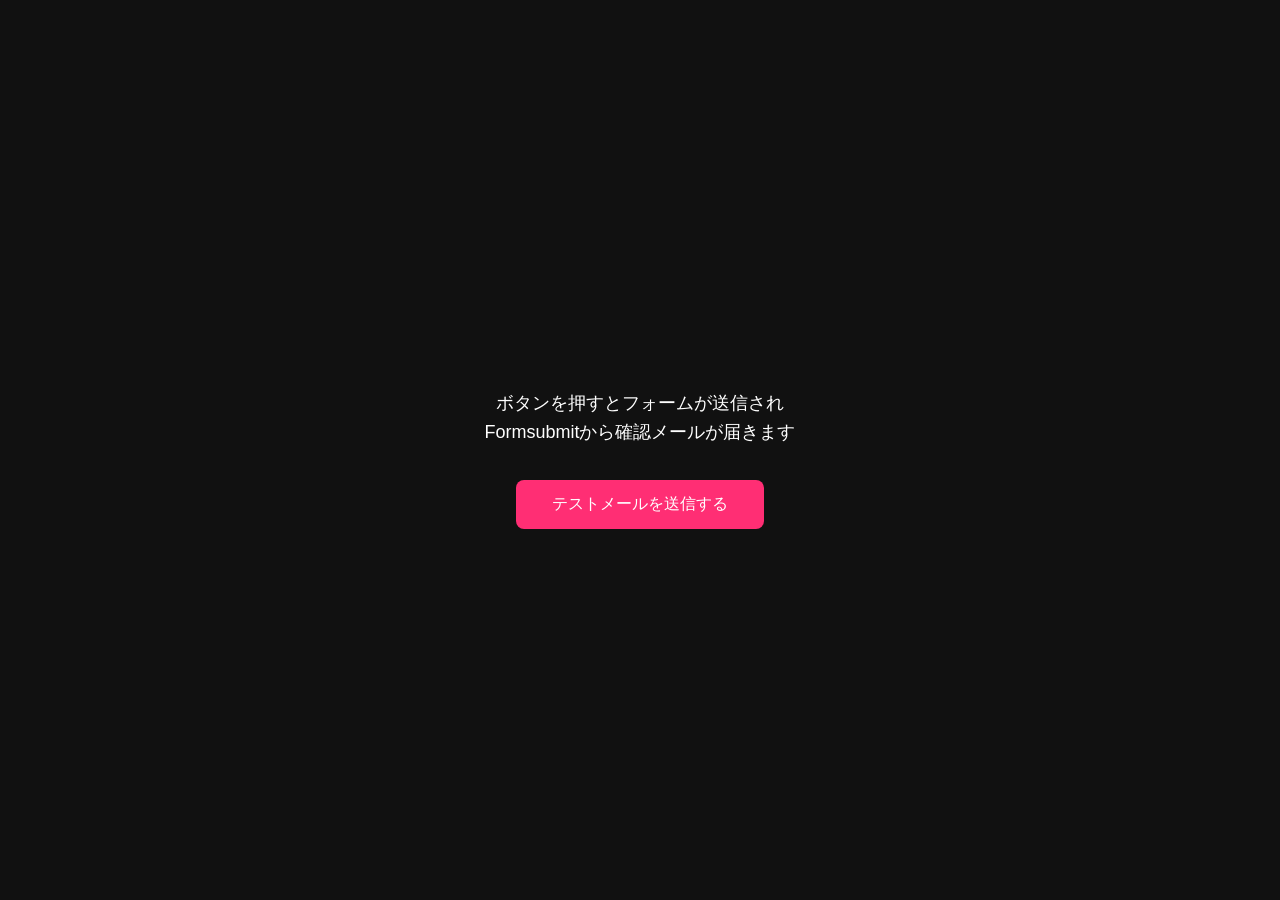
<file: formtest.html>
<!DOCTYPE html>
<html lang="ja">
<head>
<meta charset="utf-8">
<title>フォームテスト送信</title>
<style>
  body { font-family: sans-serif; display: flex; justify-content: center; align-items: center; height: 100vh; margin: 0; background: #111; color: #fff; flex-direction: column; gap: 16px; text-align: center; }
  p { font-size: 18px; line-height: 1.6; }
  button { padding: 14px 36px; background: #ff2e74; color: #fff; border: none; border-radius: 8px; font-size: 16px; cursor: pointer; }
</style>
</head>
<body>
<p>ボタンを押すとフォームが送信され<br>Formsubmitから確認メールが届きます</p>
<form action="https://formsubmit.co/matsudosouken517@outlook.jp" method="POST">
  <input type="hidden" name="name"       value="テスト送信（フォーム確認）" />
  <input type="hidden" name="tel"        value="080-4478-0600" />
  <input type="hidden" name="施工場所"   value="テスト" />
  <input type="hidden" name="ご相談内容" value="フォーム動作確認のテスト送信です。" />
  <input type="hidden" name="_subject"   value="【松戸総建】フォーム動作確認テスト" />
  <input type="hidden" name="_captcha"   value="false" />
  <input type="hidden" name="_template"  value="table" />
  <button type="submit">テストメールを送信する</button>
</form>
</body>
</html>
</file>
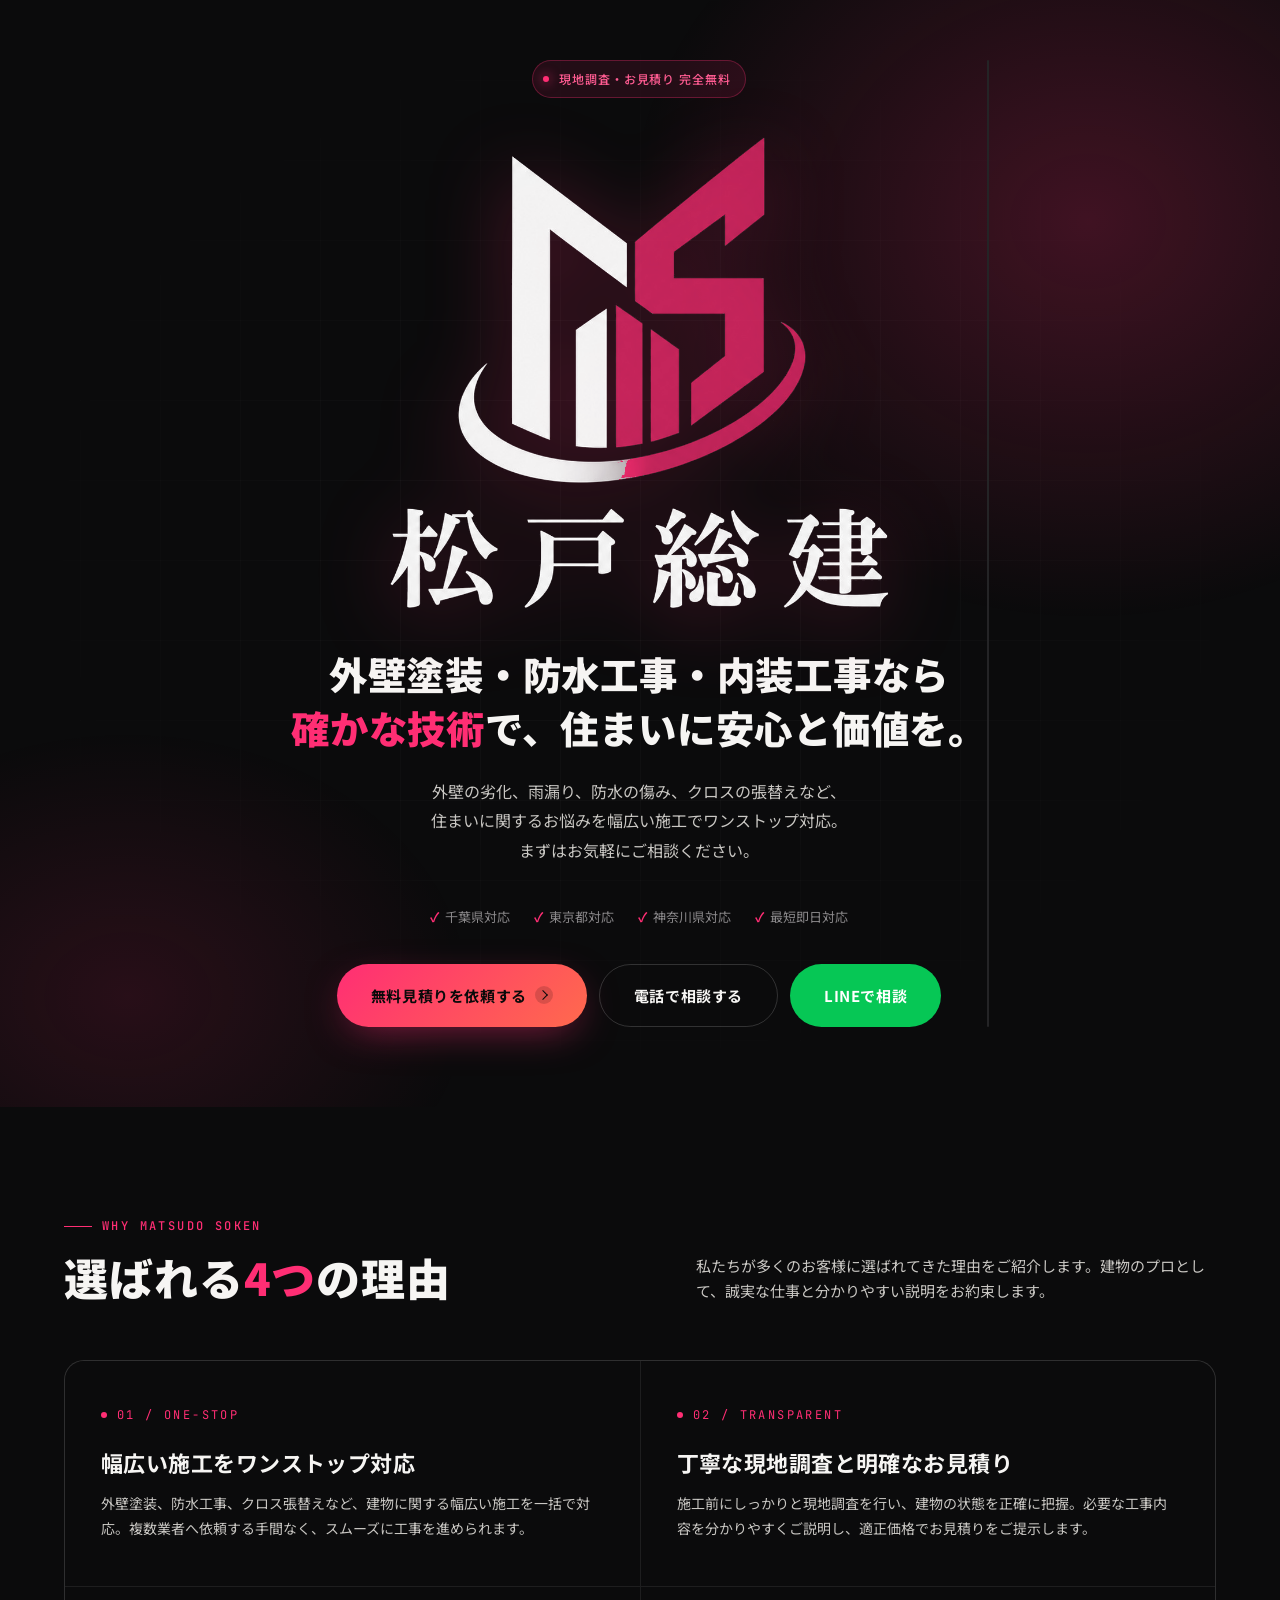
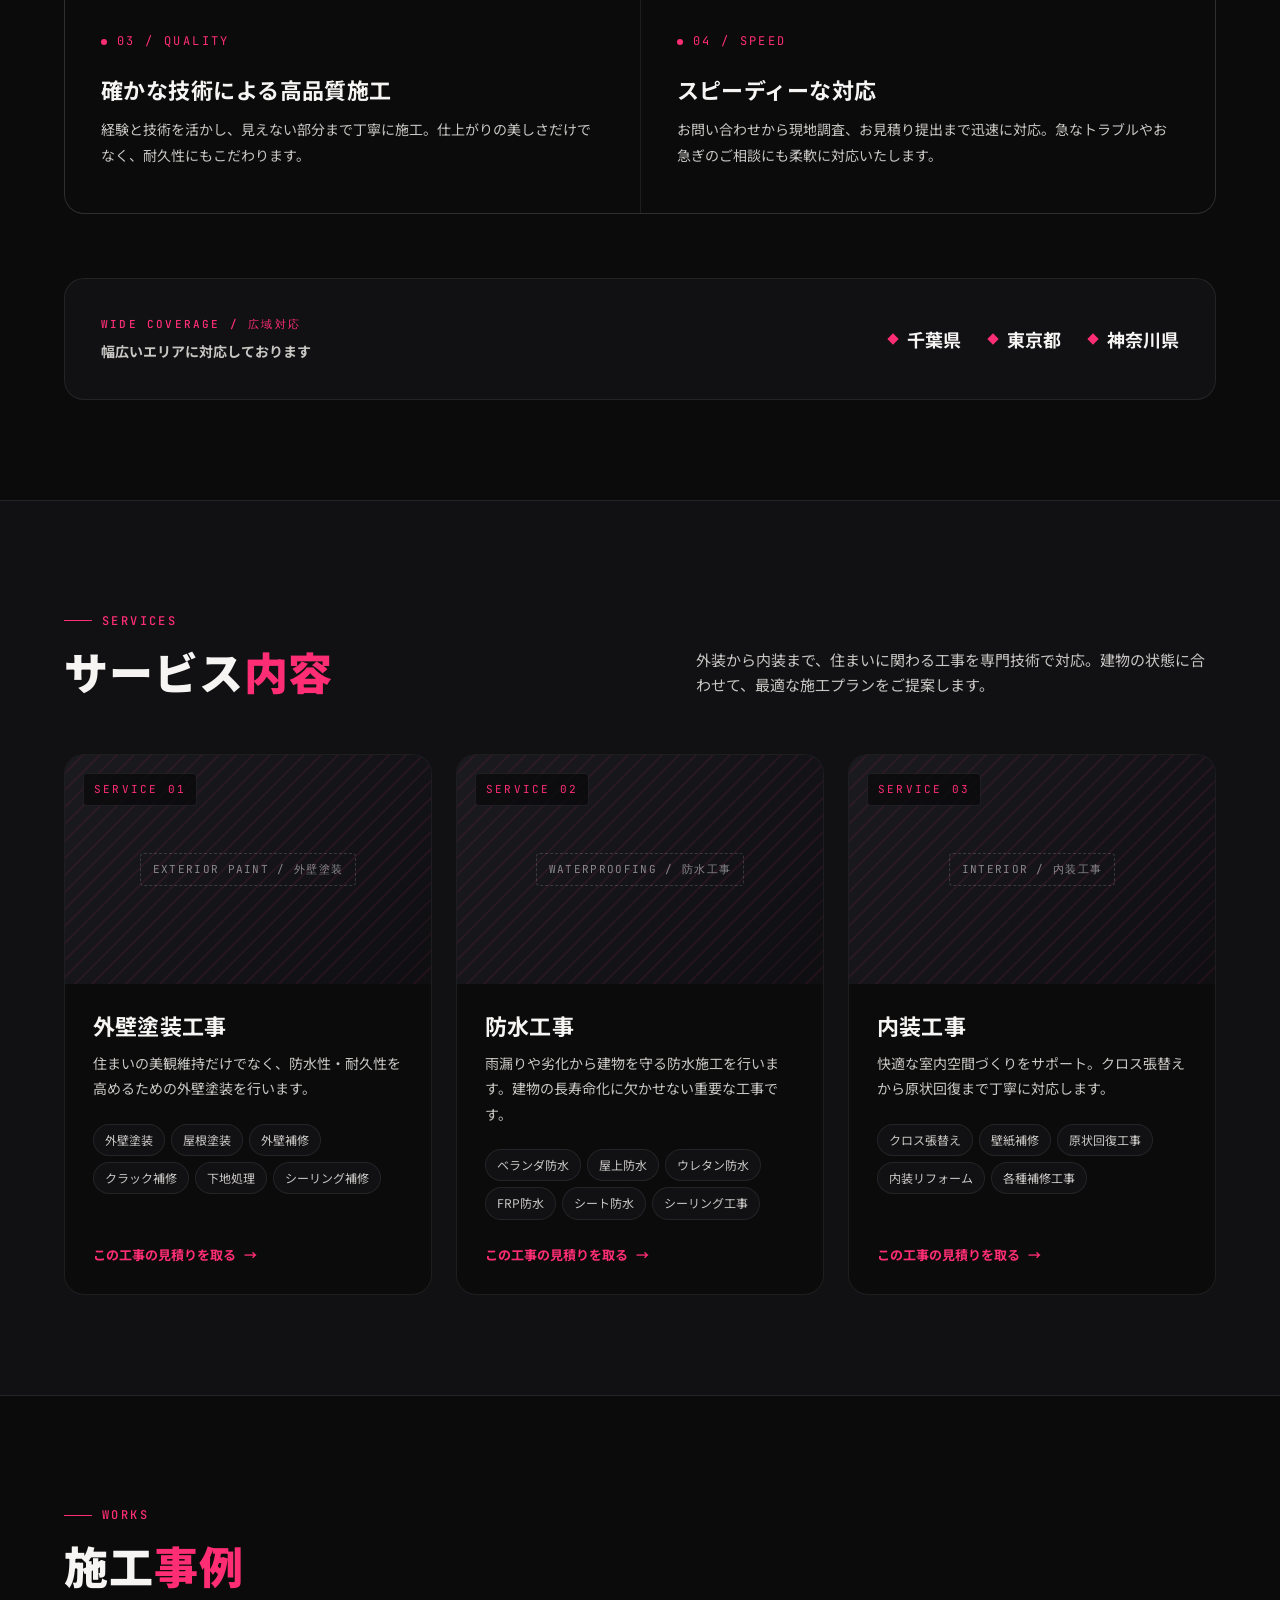
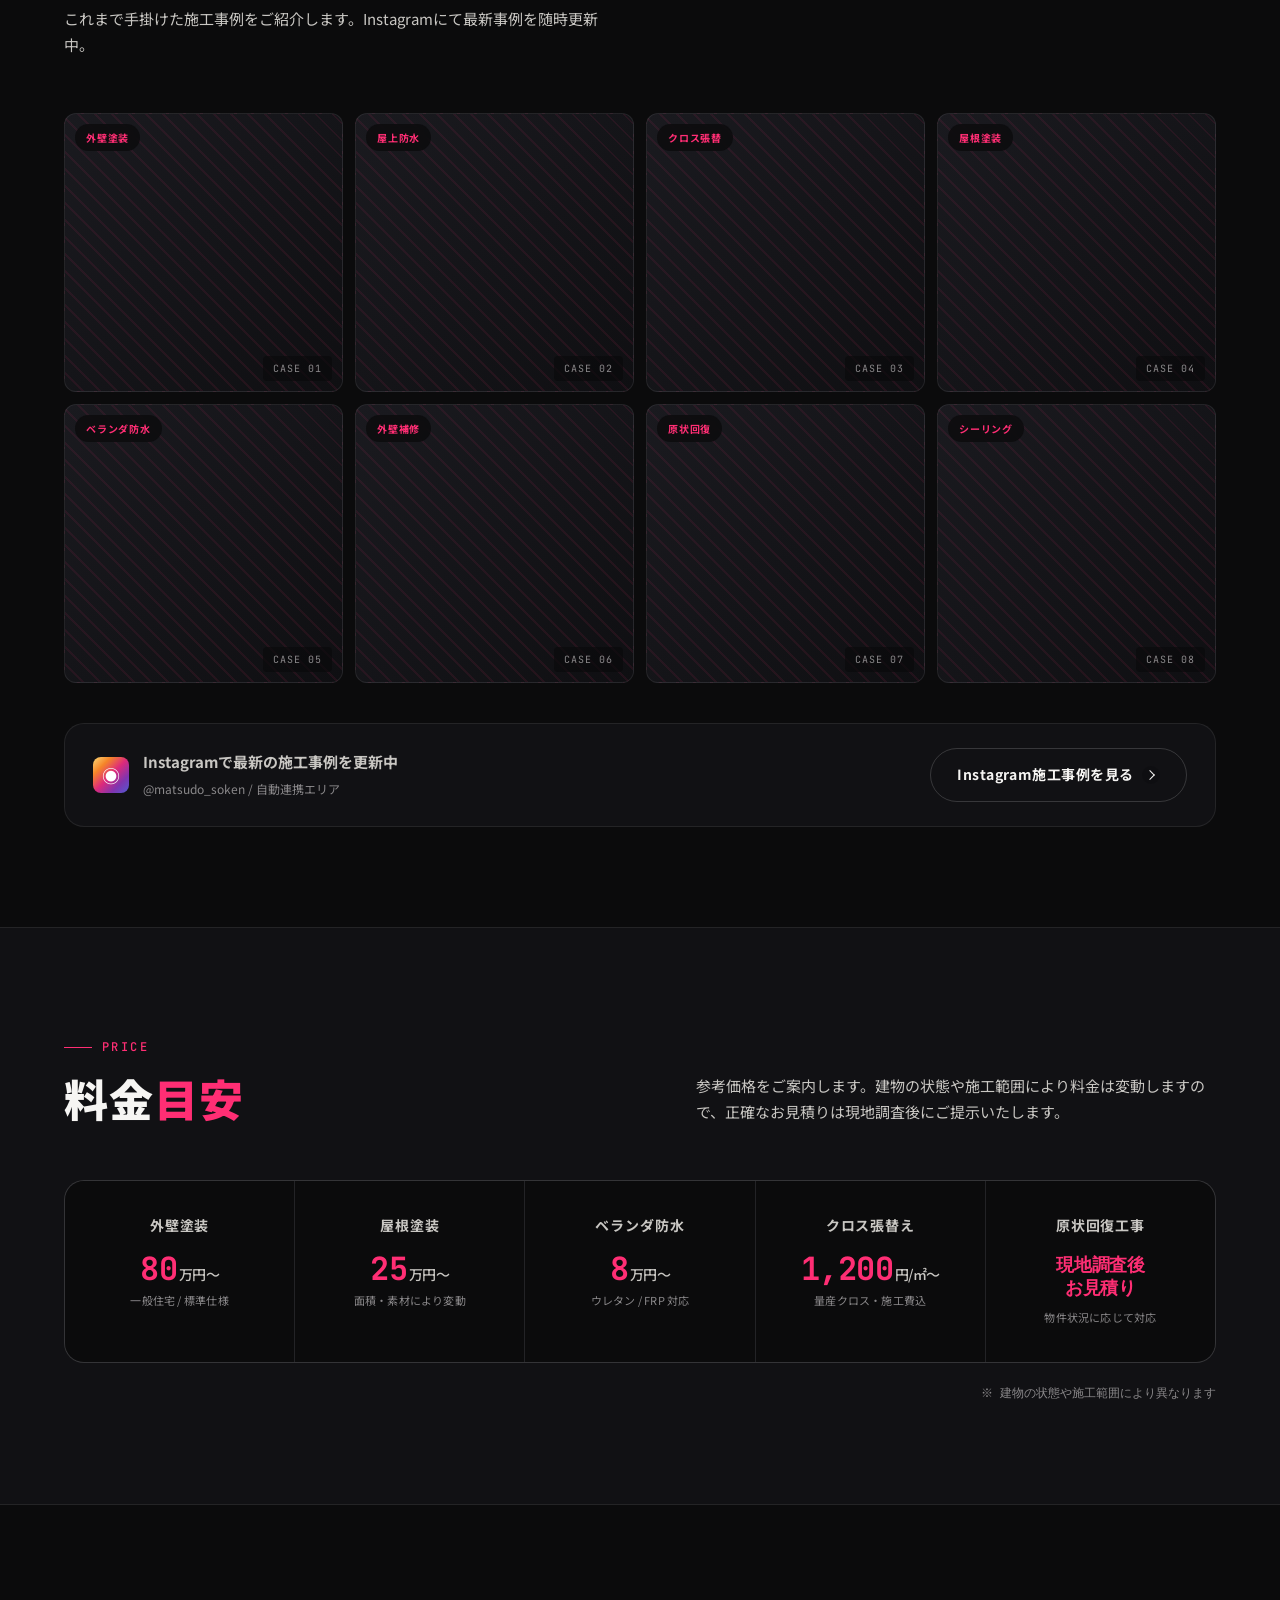
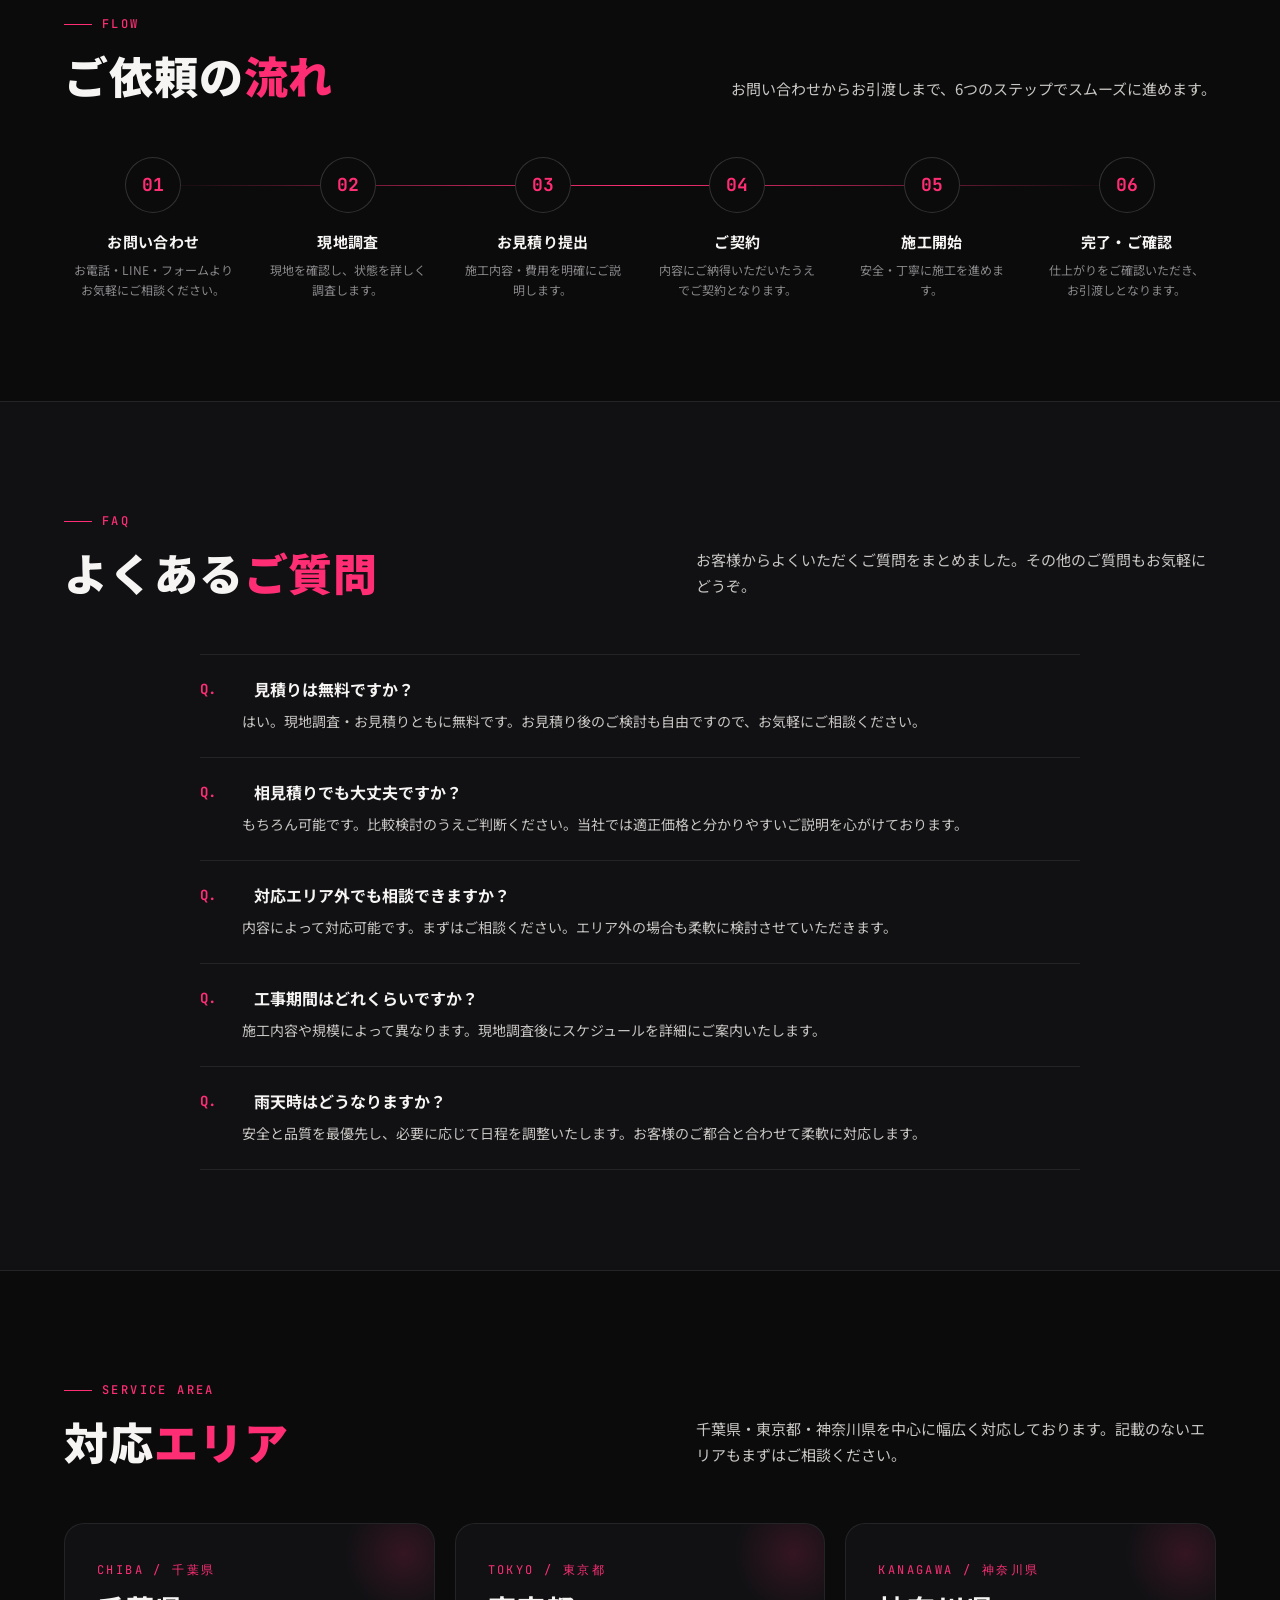
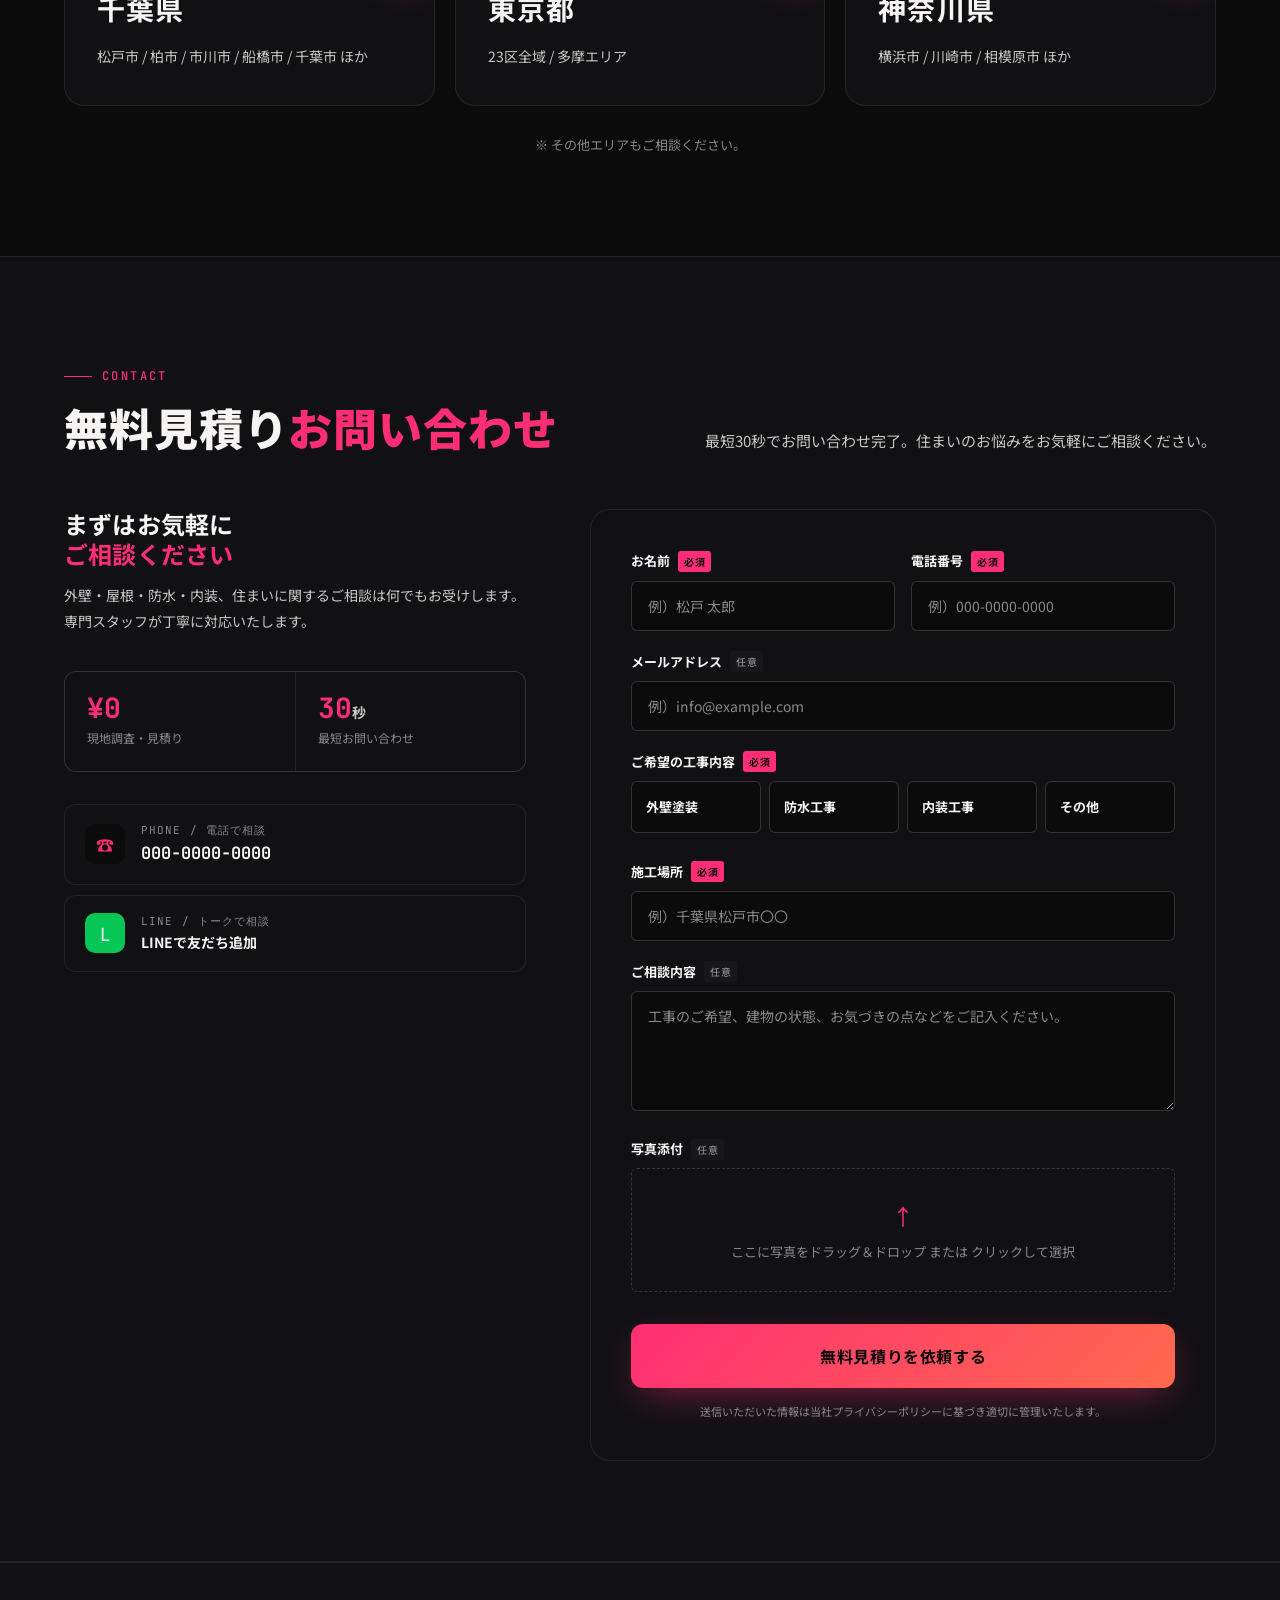
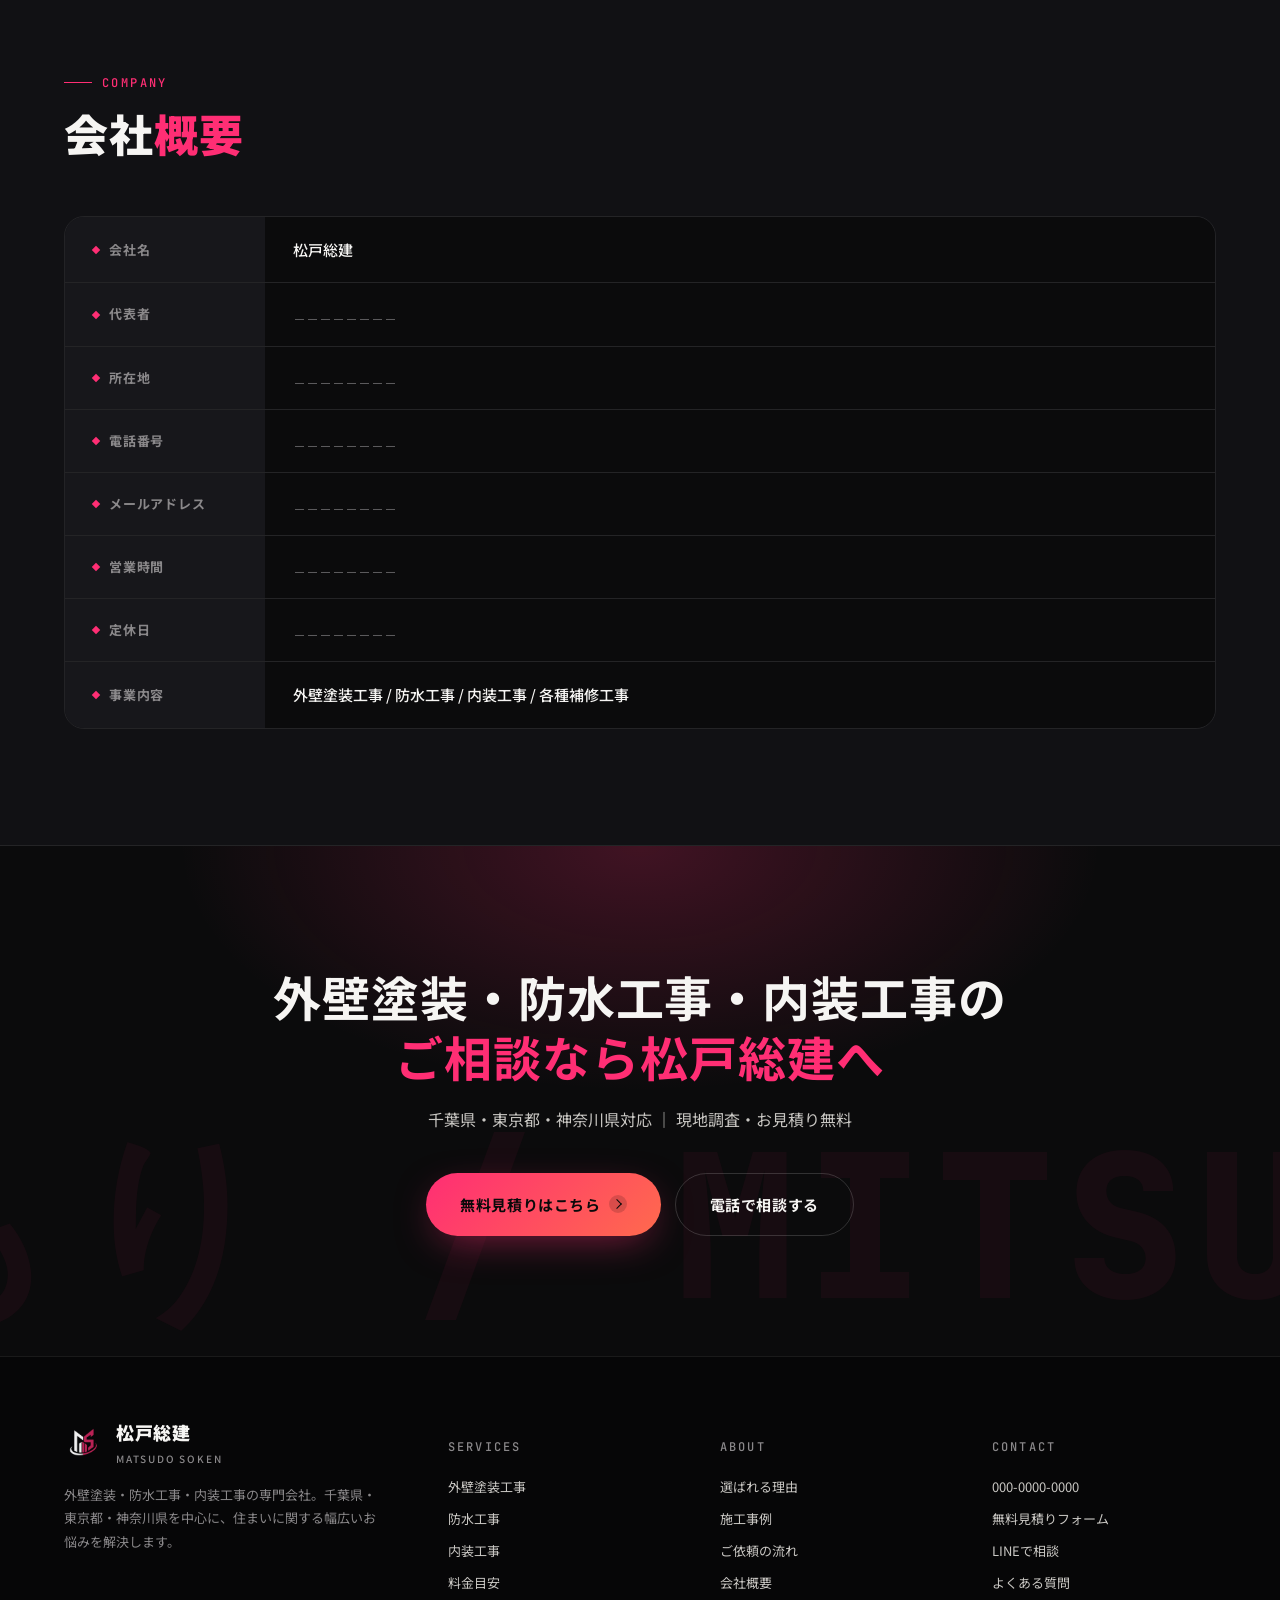
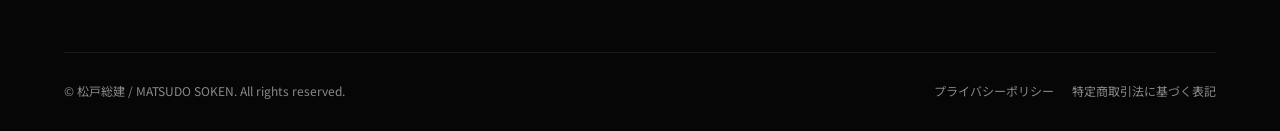
<file: project/index-print.html>
<!doctype html>
<html lang="ja">
<head>
<meta charset="utf-8" />
<meta name="viewport" content="width=device-width, initial-scale=1" />
<title>松戸総建 | 外壁塗装・防水工事・内装工事 | 千葉・東京・神奈川</title>
<meta name="description" content="松戸総建は外壁塗装・防水工事・内装工事の専門会社。千葉県・東京都・神奈川県対応。現地調査・お見積り無料。住まいの劣化、雨漏り、クロス張替えなど幅広く対応します。" />
<link rel="preconnect" href="https://fonts.googleapis.com" />
<link rel="preconnect" href="https://fonts.gstatic.com" crossorigin />
<link href="https://fonts.googleapis.com/css2?family=Noto+Sans+JP:wght@400;500;700;900&family=JetBrains+Mono:wght@400;500;700&display=swap" rel="stylesheet" />
<link rel="stylesheet" href="styles.css" />
<style>
  /* ============================================================
     Print-friendly overrides (also applied on screen for preview)
     ============================================================ */
  html, body {
    -webkit-print-color-adjust: exact !important;
    print-color-adjust: exact !important;
    color-adjust: exact !important;
  }
  *, *::before, *::after {
    -webkit-print-color-adjust: exact !important;
    print-color-adjust: exact !important;
    animation: none !important;
    transition: none !important;
  }
  /* Reveal-on-scroll items must be visible in print */
  .reveal { opacity: 1 !important; transform: none !important; }
  /* Sticky / interactive chrome — hide in print version */
  .site-header,
  .mobile-cta,
  .hero-scroll,
  .hamburger { display: none !important; }
  body { padding-bottom: 0 !important; }
  /* Hero — remove min-height since header is hidden */
  .hero { padding: 60px 0 80px !important; min-height: auto !important; }
  /* FAQ — all answers open */
  .faq-item { /* keep border styling */ }
  .faq-item .faq-a { max-height: none !important; overflow: visible !important; }
  .faq-item .faq-icon { display: none !important; }
  .faq-q { cursor: default !important; padding: 22px 0 8px !important; }
  .faq-a-inner { padding-bottom: 22px !important; }

  @page {
    size: A4;
    margin: 0;
  }

  @media print {
    body { background: var(--bg) !important; }
    section { padding: 60px 0 !important; break-inside: avoid-page; }
    /* Force page breaks before major sections to keep visual rhythm */
    #reasons,
    .services,
    #works,
    .pricing,
    #flow,
    .faq,
    #areas,
    .contact,
    .company,
    .cta-section { break-before: page; }
    /* Avoid splitting cards / form blocks */
    .reason,
    .service,
    .price-item,
    .step,
    .area,
    .faq-item,
    .company-row,
    .form,
    .works-cta,
    .areas-strip,
    .hero-visual { break-inside: avoid; }
    .section-head { break-after: avoid; }
    /* Ensure dark bg + pink colors don't get stripped */
    .hero::before, .hero::after,
    .cta-section::before {
      -webkit-print-color-adjust: exact !important;
      print-color-adjust: exact !important;
    }
    /* Keep button text legible (no transforms / shadows that blur) */
    .btn-pink { box-shadow: none !important; }
  }
</style>
</head>
<body>

<!-- =============================================
     HEADER
     ============================================= -->
<header class="site-header">
  <div class="container header-inner">
    <a href="#top" class="brand" aria-label="松戸総建">
      <span class="brand-mark"><img src="assets/logo-mark.png" alt="" /></span>
      <span>
        松戸総建
        <small class="brand-sub">MATSUDO SOKEN</small>
      </span>
    </a>
    <nav class="nav" aria-label="メインナビゲーション">
      <a href="#reasons">選ばれる理由</a>
      <a href="#services">サービス</a>
      <a href="#works">施工事例</a>
      <a href="#pricing">料金目安</a>
      <a href="#flow">ご依頼の流れ</a>
      <a href="#faq">よくある質問</a>
      <a href="#company">会社概要</a>
    </nav>
    <div class="header-cta">
      <span class="header-tel">
        <span>TEL</span><strong>000-0000-0000</strong>
      </span>
      <a href="#contact" class="btn btn-pink btn-sm">無料見積り</a>
      <button class="hamburger" aria-label="メニュー" aria-expanded="false">
        <span></span><span></span><span></span>
      </button>
    </div>
  </div>
</header>

<!-- =============================================
     HERO
     ============================================= -->
<section class="hero" id="top">
  <div class="container hero-inner">
    <div class="hero-text">
      <div class="hero-tag">
        <span class="dot"></span>
        現地調査・お見積り 完全無料
      </div>
      <img class="hero-brand-logo" src="assets/logo-full.png" alt="松戸総建" />
      <p class="hero-headline">
        外壁塗装・防水工事・内装工事なら<br />
        <span class="pink">確かな技術</span>で、住まいに安心と価値を。
      </p>
      <p class="hero-sub">
        外壁の劣化、雨漏り、防水の傷み、クロスの張替えなど、<br />
        住まいに関するお悩みを幅広い施工でワンストップ対応。<br />
        まずはお気軽にご相談ください。
      </p>
      <div class="hero-meta">
        <span>千葉県対応</span>
        <span>東京都対応</span>
        <span>神奈川県対応</span>
        <span>最短即日対応</span>
      </div>
      <div class="hero-ctas">
        <a href="#contact" class="btn btn-pink btn-lg">無料見積りを依頼する <span class="arrow"></span></a>
        <a href="tel:0000000000" class="btn btn-ghost btn-lg">電話で相談する</a>
        <a href="#contact" class="btn btn-line btn-lg">LINEで相談</a>
      </div>
    </div>
    <div class="hero-visual">
      <div class="ph"><span class="ph-label">SITE PHOTO / 施工現場</span></div>
      <div class="hero-stat">
        <div class="hero-stat-item"><span class="num">100%</span><span class="lbl">見積り無料</span></div>
        <div class="hero-stat-item"><span class="num">3<small style="font-size:13px;color:var(--text-soft);">県</small></span><span class="lbl">対応エリア</span></div>
        <div class="hero-stat-item"><span class="num">24h</span><span class="lbl">受付対応</span></div>
      </div>
    </div>
  </div>
  <div class="hero-scroll">SCROLL</div>
</section>

<!-- =============================================
     REASONS
     ============================================= -->
<section id="reasons">
  <div class="container">
    <div class="section-head reveal">
      <div>
        <div class="section-eyebrow">Why Matsudo Soken</div>
        <h2 class="section-title">選ばれる<em>4つ</em>の理由</h2>
      </div>
      <p class="section-lead">私たちが多くのお客様に選ばれてきた理由をご紹介します。建物のプロとして、誠実な仕事と分かりやすい説明をお約束します。</p>
    </div>

    <div class="reasons-grid reveal">
      <div class="reason">
        <div class="reason-num">01 / ONE-STOP</div>
        <h3>幅広い施工をワンストップ対応</h3>
        <p>外壁塗装、防水工事、クロス張替えなど、建物に関する幅広い施工を一括で対応。複数業者へ依頼する手間なく、スムーズに工事を進められます。</p>
      </div>
      <div class="reason">
        <div class="reason-num">02 / TRANSPARENT</div>
        <h3>丁寧な現地調査と明確なお見積り</h3>
        <p>施工前にしっかりと現地調査を行い、建物の状態を正確に把握。必要な工事内容を分かりやすくご説明し、適正価格でお見積りをご提示します。</p>
      </div>
      <div class="reason">
        <div class="reason-num">03 / QUALITY</div>
        <h3>確かな技術による高品質施工</h3>
        <p>経験と技術を活かし、見えない部分まで丁寧に施工。仕上がりの美しさだけでなく、耐久性にもこだわります。</p>
      </div>
      <div class="reason">
        <div class="reason-num">04 / SPEED</div>
        <h3>スピーディーな対応</h3>
        <p>お問い合わせから現地調査、お見積り提出まで迅速に対応。急なトラブルやお急ぎのご相談にも柔軟に対応いたします。</p>
      </div>
    </div>

    <div class="areas-strip reveal">
      <div class="areas-strip-label">
        <small>WIDE COVERAGE / 広域対応</small>
        幅広いエリアに対応しております
      </div>
      <ul class="areas-strip-list">
        <li>千葉県</li>
        <li>東京都</li>
        <li>神奈川県</li>
      </ul>
    </div>
  </div>
</section>

<!-- =============================================
     SERVICES
     ============================================= -->
<section class="services" id="services">
  <div class="container">
    <div class="section-head reveal">
      <div>
        <div class="section-eyebrow">Services</div>
        <h2 class="section-title">サービス<em>内容</em></h2>
      </div>
      <p class="section-lead">外装から内装まで、住まいに関わる工事を専門技術で対応。建物の状態に合わせて、最適な施工プランをご提案します。</p>
    </div>

    <div class="services-grid reveal">
      <article class="service">
        <div class="service-img">
          <span class="service-num">SERVICE 01</span>
          <span class="ph-label">EXTERIOR PAINT / 外壁塗装</span>
        </div>
        <div class="service-body">
          <h3>外壁塗装工事</h3>
          <p class="service-desc">住まいの美観維持だけでなく、防水性・耐久性を高めるための外壁塗装を行います。</p>
          <ul class="service-list">
            <li>外壁塗装</li>
            <li>屋根塗装</li>
            <li>外壁補修</li>
            <li>クラック補修</li>
            <li>下地処理</li>
            <li>シーリング補修</li>
          </ul>
          <a href="#contact" class="service-cta">この工事の見積りを取る</a>
        </div>
      </article>

      <article class="service">
        <div class="service-img">
          <span class="service-num">SERVICE 02</span>
          <span class="ph-label">WATERPROOFING / 防水工事</span>
        </div>
        <div class="service-body">
          <h3>防水工事</h3>
          <p class="service-desc">雨漏りや劣化から建物を守る防水施工を行います。建物の長寿命化に欠かせない重要な工事です。</p>
          <ul class="service-list">
            <li>ベランダ防水</li>
            <li>屋上防水</li>
            <li>ウレタン防水</li>
            <li>FRP防水</li>
            <li>シート防水</li>
            <li>シーリング工事</li>
          </ul>
          <a href="#contact" class="service-cta">この工事の見積りを取る</a>
        </div>
      </article>

      <article class="service">
        <div class="service-img">
          <span class="service-num">SERVICE 03</span>
          <span class="ph-label">INTERIOR / 内装工事</span>
        </div>
        <div class="service-body">
          <h3>内装工事</h3>
          <p class="service-desc">快適な室内空間づくりをサポート。クロス張替えから原状回復まで丁寧に対応します。</p>
          <ul class="service-list">
            <li>クロス張替え</li>
            <li>壁紙補修</li>
            <li>原状回復工事</li>
            <li>内装リフォーム</li>
            <li>各種補修工事</li>
          </ul>
          <a href="#contact" class="service-cta">この工事の見積りを取る</a>
        </div>
      </article>
    </div>
  </div>
</section>

<!-- =============================================
     WORKS
     ============================================= -->
<section id="works">
  <div class="container">
    <div class="section-head reveal">
      <div>
        <div class="section-eyebrow">Works</div>
        <h2 class="section-title">施工<em>事例</em></h2>
        <p style="margin-top:14px;color:var(--text-soft);max-width:560px;font-size:15px;">これまで手掛けた施工事例をご紹介します。Instagramにて最新事例を随時更新中。</p>
      </div>
    </div>

    <div class="works-grid reveal">
      <div class="work"><span class="work-tag">外壁塗装</span><span class="work-label">CASE 01</span></div>
      <div class="work"><span class="work-tag">屋上防水</span><span class="work-label">CASE 02</span></div>
      <div class="work"><span class="work-tag">クロス張替</span><span class="work-label">CASE 03</span></div>
      <div class="work"><span class="work-tag">屋根塗装</span><span class="work-label">CASE 04</span></div>
      <div class="work"><span class="work-tag">ベランダ防水</span><span class="work-label">CASE 05</span></div>
      <div class="work"><span class="work-tag">外壁補修</span><span class="work-label">CASE 06</span></div>
      <div class="work"><span class="work-tag">原状回復</span><span class="work-label">CASE 07</span></div>
      <div class="work"><span class="work-tag">シーリング</span><span class="work-label">CASE 08</span></div>
    </div>

    <div class="works-cta reveal">
      <div class="works-cta-text">
        <div class="ig-icon">◉</div>
        <div>
          <strong style="display:block;font-size:15px;margin-bottom:2px;">Instagramで最新の施工事例を更新中</strong>
          <span style="font-size:12px;color:var(--text-muted);">@matsudo_soken / 自動連携エリア</span>
        </div>
      </div>
      <a href="#" class="btn btn-ghost">Instagram施工事例を見る <span class="arrow"></span></a>
    </div>
  </div>
</section>

<!-- =============================================
     PRICING
     ============================================= -->
<section class="pricing" id="pricing">
  <div class="container">
    <div class="section-head reveal">
      <div>
        <div class="section-eyebrow">Price</div>
        <h2 class="section-title">料金<em>目安</em></h2>
      </div>
      <p class="section-lead">参考価格をご案内します。建物の状態や施工範囲により料金は変動しますので、正確なお見積りは現地調査後にご提示いたします。</p>
    </div>

    <div class="pricing-grid reveal">
      <div class="price-item">
        <h4>外壁塗装</h4>
        <div class="price-num">80<small>万円〜</small></div>
        <div class="price-note">一般住宅 / 標準仕様</div>
      </div>
      <div class="price-item">
        <h4>屋根塗装</h4>
        <div class="price-num">25<small>万円〜</small></div>
        <div class="price-note">面積・素材により変動</div>
      </div>
      <div class="price-item">
        <h4>ベランダ防水</h4>
        <div class="price-num">8<small>万円〜</small></div>
        <div class="price-note">ウレタン / FRP 対応</div>
      </div>
      <div class="price-item">
        <h4>クロス張替え</h4>
        <div class="price-num">1,200<small>円/㎡〜</small></div>
        <div class="price-note">量産クロス・施工費込</div>
      </div>
      <div class="price-item">
        <h4>原状回復工事</h4>
        <div class="price-num" style="font-size:18px;line-height:1.3;">現地調査後<br />お見積り</div>
        <div class="price-note" style="margin-top:8px;">物件状況に応じて対応</div>
      </div>
    </div>
    <p class="pricing-disclaimer">※ 建物の状態や施工範囲により異なります</p>
  </div>
</section>

<!-- =============================================
     FLOW
     ============================================= -->
<section id="flow">
  <div class="container">
    <div class="section-head reveal">
      <div>
        <div class="section-eyebrow">Flow</div>
        <h2 class="section-title">ご依頼の<em>流れ</em></h2>
      </div>
      <p class="section-lead">お問い合わせからお引渡しまで、6つのステップでスムーズに進めます。</p>
    </div>

    <div class="flow-grid reveal">
      <div class="step">
        <div class="step-num">01</div>
        <h4>お問い合わせ</h4>
        <p>お電話・LINE・フォームよりお気軽にご相談ください。</p>
      </div>
      <div class="step">
        <div class="step-num">02</div>
        <h4>現地調査</h4>
        <p>現地を確認し、状態を詳しく調査します。</p>
      </div>
      <div class="step">
        <div class="step-num">03</div>
        <h4>お見積り提出</h4>
        <p>施工内容・費用を明確にご説明します。</p>
      </div>
      <div class="step">
        <div class="step-num">04</div>
        <h4>ご契約</h4>
        <p>内容にご納得いただいたうえでご契約となります。</p>
      </div>
      <div class="step">
        <div class="step-num">05</div>
        <h4>施工開始</h4>
        <p>安全・丁寧に施工を進めます。</p>
      </div>
      <div class="step">
        <div class="step-num">06</div>
        <h4>完了・ご確認</h4>
        <p>仕上がりをご確認いただき、お引渡しとなります。</p>
      </div>
    </div>
  </div>
</section>

<!-- =============================================
     FAQ
     ============================================= -->
<section class="faq" id="faq">
  <div class="container">
    <div class="section-head reveal">
      <div>
        <div class="section-eyebrow">FAQ</div>
        <h2 class="section-title">よくある<em>ご質問</em></h2>
      </div>
      <p class="section-lead">お客様からよくいただくご質問をまとめました。その他のご質問もお気軽にどうぞ。</p>
    </div>

    <div class="faq-list reveal">
      <div class="faq-item">
        <button class="faq-q">
          <span class="faq-q-mark">Q.</span>
          <span class="faq-q-text">見積りは無料ですか？</span>
          <span class="faq-icon"></span>
        </button>
        <div class="faq-a"><div class="faq-a-inner">はい。現地調査・お見積りともに無料です。お見積り後のご検討も自由ですので、お気軽にご相談ください。</div></div>
      </div>
      <div class="faq-item">
        <button class="faq-q">
          <span class="faq-q-mark">Q.</span>
          <span class="faq-q-text">相見積りでも大丈夫ですか？</span>
          <span class="faq-icon"></span>
        </button>
        <div class="faq-a"><div class="faq-a-inner">もちろん可能です。比較検討のうえご判断ください。当社では適正価格と分かりやすいご説明を心がけております。</div></div>
      </div>
      <div class="faq-item">
        <button class="faq-q">
          <span class="faq-q-mark">Q.</span>
          <span class="faq-q-text">対応エリア外でも相談できますか？</span>
          <span class="faq-icon"></span>
        </button>
        <div class="faq-a"><div class="faq-a-inner">内容によって対応可能です。まずはご相談ください。エリア外の場合も柔軟に検討させていただきます。</div></div>
      </div>
      <div class="faq-item">
        <button class="faq-q">
          <span class="faq-q-mark">Q.</span>
          <span class="faq-q-text">工事期間はどれくらいですか？</span>
          <span class="faq-icon"></span>
        </button>
        <div class="faq-a"><div class="faq-a-inner">施工内容や規模によって異なります。現地調査後にスケジュールを詳細にご案内いたします。</div></div>
      </div>
      <div class="faq-item">
        <button class="faq-q">
          <span class="faq-q-mark">Q.</span>
          <span class="faq-q-text">雨天時はどうなりますか？</span>
          <span class="faq-icon"></span>
        </button>
        <div class="faq-a"><div class="faq-a-inner">安全と品質を最優先し、必要に応じて日程を調整いたします。お客様のご都合と合わせて柔軟に対応します。</div></div>
      </div>
    </div>
  </div>
</section>

<!-- =============================================
     AREAS
     ============================================= -->
<section id="areas">
  <div class="container">
    <div class="section-head reveal">
      <div>
        <div class="section-eyebrow">Service Area</div>
        <h2 class="section-title">対応<em>エリア</em></h2>
      </div>
      <p class="section-lead">千葉県・東京都・神奈川県を中心に幅広く対応しております。記載のないエリアもまずはご相談ください。</p>
    </div>

    <div class="areas-grid reveal">
      <div class="area">
        <div class="area-pref">CHIBA / 千葉県</div>
        <h3>千葉県</h3>
        <p class="area-cities">松戸市 / 柏市 / 市川市 / 船橋市 / 千葉市 ほか</p>
      </div>
      <div class="area">
        <div class="area-pref">TOKYO / 東京都</div>
        <h3>東京都</h3>
        <p class="area-cities">23区全域 / 多摩エリア</p>
      </div>
      <div class="area">
        <div class="area-pref">KANAGAWA / 神奈川県</div>
        <h3>神奈川県</h3>
        <p class="area-cities">横浜市 / 川崎市 / 相模原市 ほか</p>
      </div>
    </div>
    <p class="areas-note">※ その他エリアもご相談ください。</p>
  </div>
</section>

<!-- =============================================
     CONTACT
     ============================================= -->
<section class="contact" id="contact" style="background:var(--bg-2);border-top:1px solid var(--border);border-bottom:1px solid var(--border);">
  <div class="container">
    <div class="section-head reveal">
      <div>
        <div class="section-eyebrow">Contact</div>
        <h2 class="section-title">無料見積り<em>お問い合わせ</em></h2>
      </div>
      <p class="section-lead">最短30秒でお問い合わせ完了。住まいのお悩みをお気軽にご相談ください。</p>
    </div>

    <div class="contact-grid">
      <div class="contact-info reveal">
        <h3 style="font-size:24px;margin-bottom:14px;">まずはお気軽に<br /><span style="color:var(--pink);">ご相談ください</span></h3>
        <p style="font-size:14px;color:var(--text-soft);line-height:1.85;">外壁・屋根・防水・内装、住まいに関するご相談は何でもお受けします。専門スタッフが丁寧に対応いたします。</p>

        <div class="contact-stats">
          <div class="contact-stat">
            <div class="num">¥0</div>
            <div class="lbl">現地調査・見積り</div>
          </div>
          <div class="contact-stat">
            <div class="num">30<span style="font-size:14px;color:var(--text-soft);font-family:var(--font-jp);">秒</span></div>
            <div class="lbl">最短お問い合わせ</div>
          </div>
        </div>

        <div class="contact-channels">
          <a href="tel:0000000000" class="channel">
            <div class="channel-icon">☎</div>
            <div class="channel-meta">
              <div class="lbl">PHONE / 電話で相談</div>
              <div class="val">000-0000-0000</div>
            </div>
          </a>
          <a href="#" class="channel">
            <div class="channel-icon" style="background:#06c755;color:#fff;">L</div>
            <div class="channel-meta">
              <div class="lbl">LINE / トークで相談</div>
              <div class="val" style="font-size:14px;font-family:var(--font-jp);">LINEで友だち追加</div>
            </div>
          </a>
        </div>
      </div>

      <form class="form reveal" autocomplete="on" novalidate>
        <div class="form-success">お問い合わせありがとうございます。担当者より追ってご連絡いたします。</div>

        <div class="form-row">
          <div class="field">
            <label>お名前 <span class="req">必須</span></label>
            <input type="text" name="name" placeholder="例）松戸 太郎" required />
          </div>
          <div class="field">
            <label>電話番号 <span class="req">必須</span></label>
            <input type="tel" name="tel" placeholder="例）000-0000-0000" required />
          </div>
        </div>

        <div class="field">
          <label>メールアドレス <span class="opt">任意</span></label>
          <input type="email" name="email" placeholder="例）info@example.com" />
        </div>

        <div class="field">
          <label>ご希望の工事内容 <span class="req">必須</span></label>
          <div class="checkboxes">
            <label class="check-tile"><input type="checkbox" name="service" value="外壁塗装" />外壁塗装</label>
            <label class="check-tile"><input type="checkbox" name="service" value="防水工事" />防水工事</label>
            <label class="check-tile"><input type="checkbox" name="service" value="内装工事" />内装工事</label>
            <label class="check-tile"><input type="checkbox" name="service" value="その他" />その他</label>
          </div>
        </div>

        <div class="field">
          <label>施工場所 <span class="req">必須</span></label>
          <input type="text" name="location" placeholder="例）千葉県松戸市〇〇" required />
        </div>

        <div class="field">
          <label>ご相談内容 <span class="opt">任意</span></label>
          <textarea name="message" placeholder="工事のご希望、建物の状態、お気づきの点などをご記入ください。"></textarea>
        </div>

        <div class="field">
          <label>写真添付 <span class="opt">任意</span></label>
          <div class="file-drop">
            <div class="ic">↑</div>
            ここに写真をドラッグ＆ドロップ または クリックして選択
          </div>
          <input id="file-input" type="file" name="photo" accept="image/*" multiple hidden />
        </div>

        <button type="submit" class="btn btn-pink form-submit">無料見積りを依頼する</button>
        <p class="form-privacy">送信いただいた情報は当社プライバシーポリシーに基づき適切に管理いたします。</p>
      </form>
    </div>
  </div>
</section>

<!-- =============================================
     COMPANY
     ============================================= -->
<section class="company" id="company">
  <div class="container">
    <div class="section-head reveal">
      <div>
        <div class="section-eyebrow">Company</div>
        <h2 class="section-title">会社<em>概要</em></h2>
      </div>
    </div>

    <dl class="company-table reveal">
      <div class="company-row"><dt>会社名</dt><dd>松戸総建</dd></div>
      <div class="company-row"><dt>代表者</dt><dd class="placeholder">＿＿＿＿＿＿＿＿</dd></div>
      <div class="company-row"><dt>所在地</dt><dd class="placeholder">＿＿＿＿＿＿＿＿</dd></div>
      <div class="company-row"><dt>電話番号</dt><dd class="placeholder">＿＿＿＿＿＿＿＿</dd></div>
      <div class="company-row"><dt>メールアドレス</dt><dd class="placeholder">＿＿＿＿＿＿＿＿</dd></div>
      <div class="company-row"><dt>営業時間</dt><dd class="placeholder">＿＿＿＿＿＿＿＿</dd></div>
      <div class="company-row"><dt>定休日</dt><dd class="placeholder">＿＿＿＿＿＿＿＿</dd></div>
      <div class="company-row"><dt>事業内容</dt><dd>外壁塗装工事 / 防水工事 / 内装工事 / 各種補修工事</dd></div>
    </dl>
  </div>
</section>

<!-- =============================================
     FOOTER CTA
     ============================================= -->
<section class="cta-section">
  <div class="container">
    <h2 class="reveal">外壁塗装・防水工事・内装工事の<br /><span class="pink">ご相談なら松戸総建へ</span></h2>
    <p class="reveal">千葉県・東京都・神奈川県対応 ｜ 現地調査・お見積り無料</p>
    <div class="cta-row reveal">
      <a href="#contact" class="btn btn-pink btn-lg">無料見積りはこちら <span class="arrow"></span></a>
      <a href="tel:0000000000" class="btn btn-ghost btn-lg">電話で相談する</a>
    </div>
  </div>
</section>

<!-- =============================================
     FOOTER
     ============================================= -->
<footer class="footer">
  <div class="container">
    <div class="footer-top">
      <div>
        <div class="brand" style="font-size:18px;">
          <span class="brand-mark"><img src="assets/logo-mark.png" alt="" /></span>
          <span>松戸総建<small class="brand-sub">MATSUDO SOKEN</small></span>
        </div>
        <p class="footer-brand-desc">外壁塗装・防水工事・内装工事の専門会社。千葉県・東京都・神奈川県を中心に、住まいに関する幅広いお悩みを解決します。</p>
      </div>
      <div>
        <h5>Services</h5>
        <ul class="footer-list">
          <li><a href="#services">外壁塗装工事</a></li>
          <li><a href="#services">防水工事</a></li>
          <li><a href="#services">内装工事</a></li>
          <li><a href="#pricing">料金目安</a></li>
        </ul>
      </div>
      <div>
        <h5>About</h5>
        <ul class="footer-list">
          <li><a href="#reasons">選ばれる理由</a></li>
          <li><a href="#works">施工事例</a></li>
          <li><a href="#flow">ご依頼の流れ</a></li>
          <li><a href="#company">会社概要</a></li>
        </ul>
      </div>
      <div>
        <h5>Contact</h5>
        <ul class="footer-list">
          <li><a href="tel:0000000000">000-0000-0000</a></li>
          <li><a href="#contact">無料見積りフォーム</a></li>
          <li><a href="#contact">LINEで相談</a></li>
          <li><a href="#faq">よくある質問</a></li>
        </ul>
      </div>
    </div>
    <div class="footer-bottom">
      <div>© 松戸総建 / MATSUDO SOKEN. All rights reserved.</div>
      <div style="display:flex;gap:18px;"><a href="#">プライバシーポリシー</a><a href="#">特定商取引法に基づく表記</a></div>
    </div>
  </div>
</footer>

<!-- =============================================
     STICKY MOBILE CTA
     ============================================= -->
<div class="mobile-cta">
  <a href="tel:0000000000" class="btn btn-ghost">電話</a>
  <a href="#contact" class="btn btn-line">LINE</a>
  <a href="#contact" class="btn btn-pink">無料見積り</a>
</div>

<!-- script.js intentionally omitted in print build -->
<script>
  // Auto-trigger the browser print dialog once fonts & layout are ready
  (function () {
    function ready() {
      var fontsP = (document.fonts && document.fonts.ready) ? document.fonts.ready : Promise.resolve();
      Promise.resolve(fontsP).then(function () {
        setTimeout(function () { window.print(); }, 600);
      });
    }
    if (document.readyState === 'complete') ready();
    else window.addEventListener('load', ready);
  })();
</script>
</body>
</html>
</file>
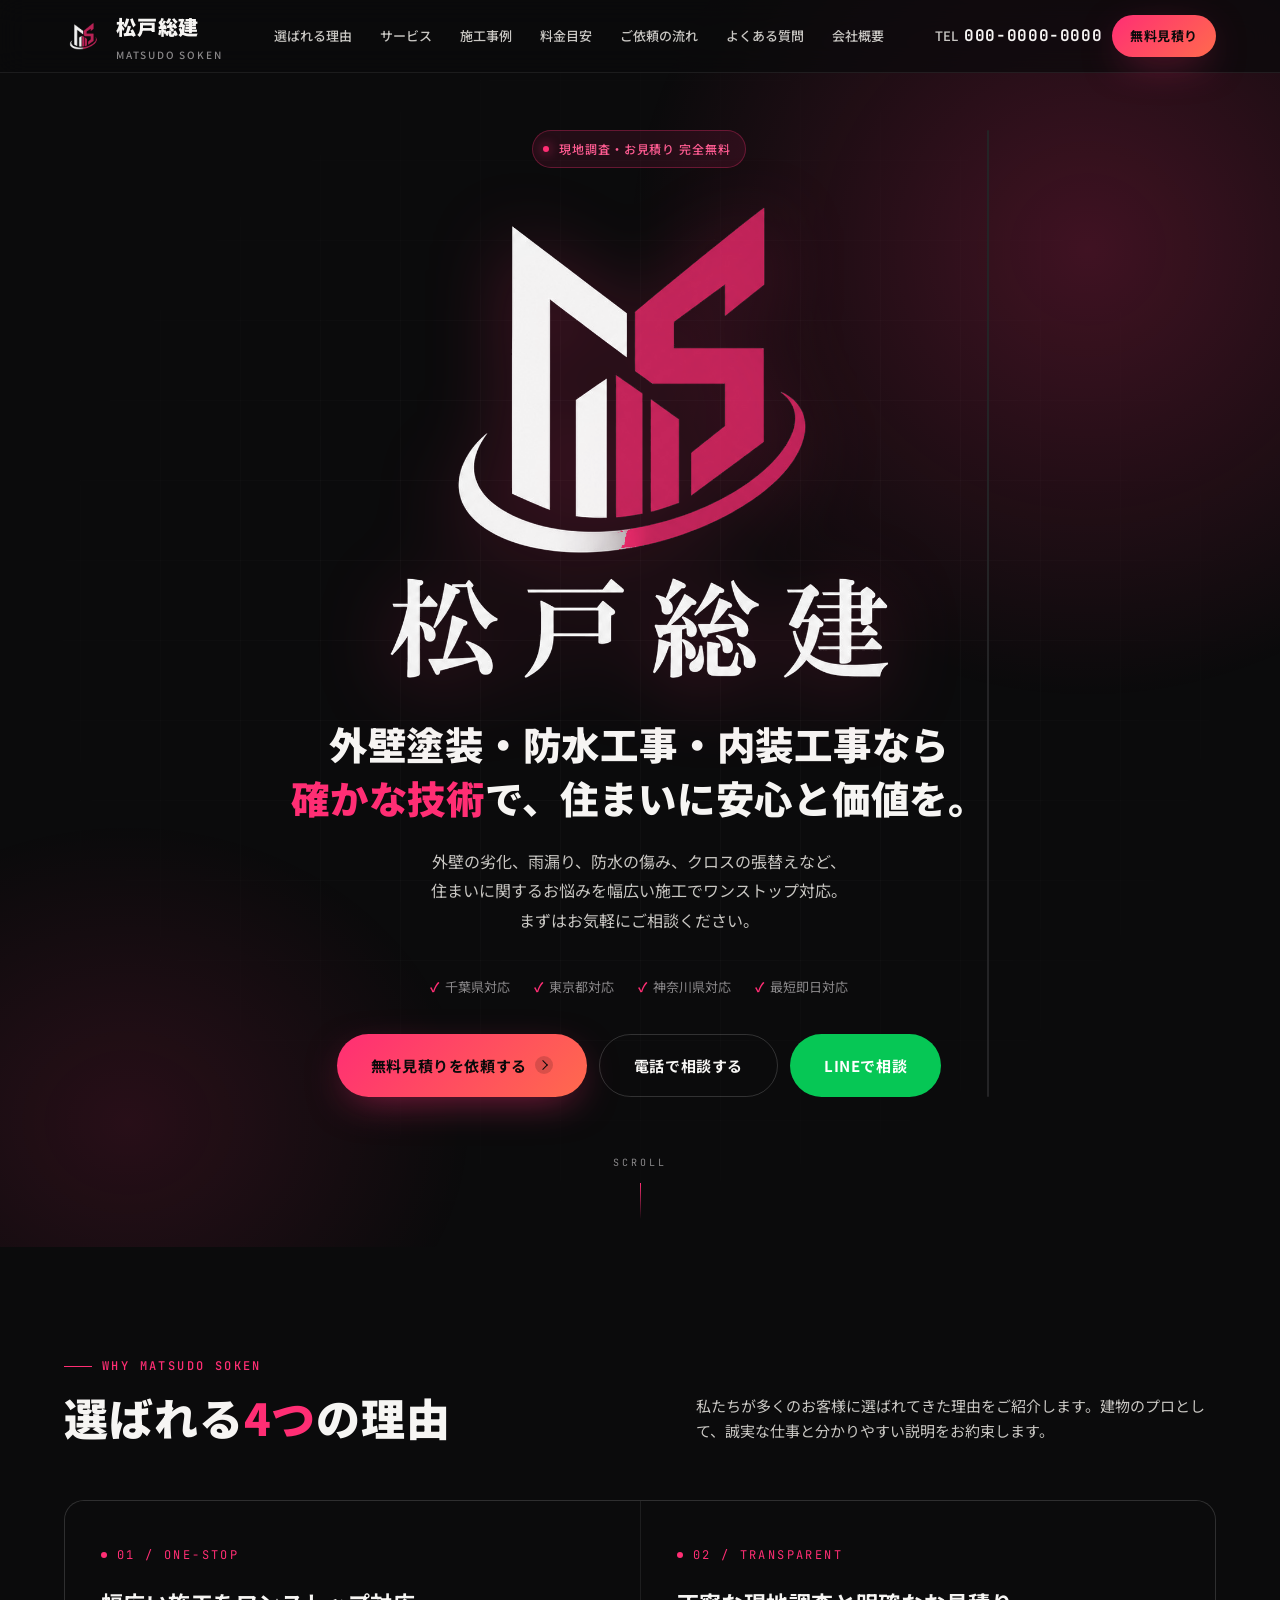
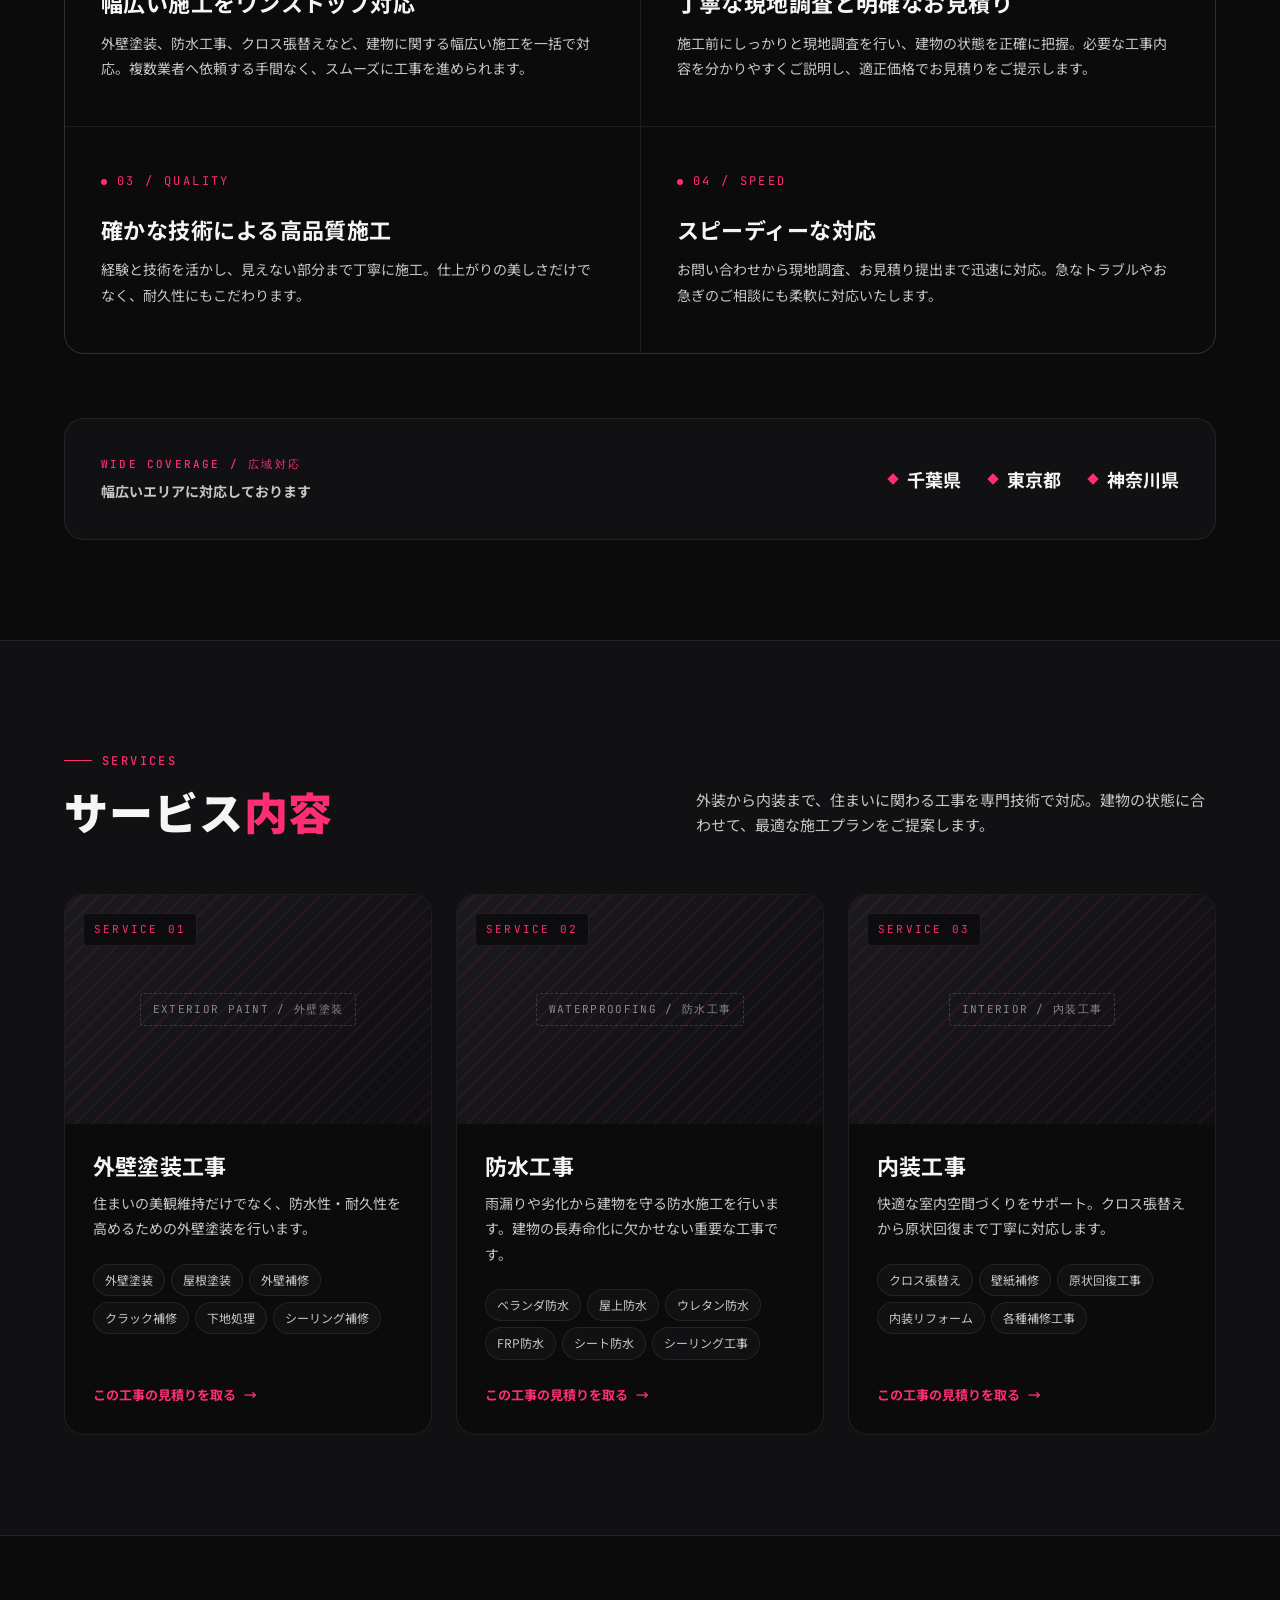
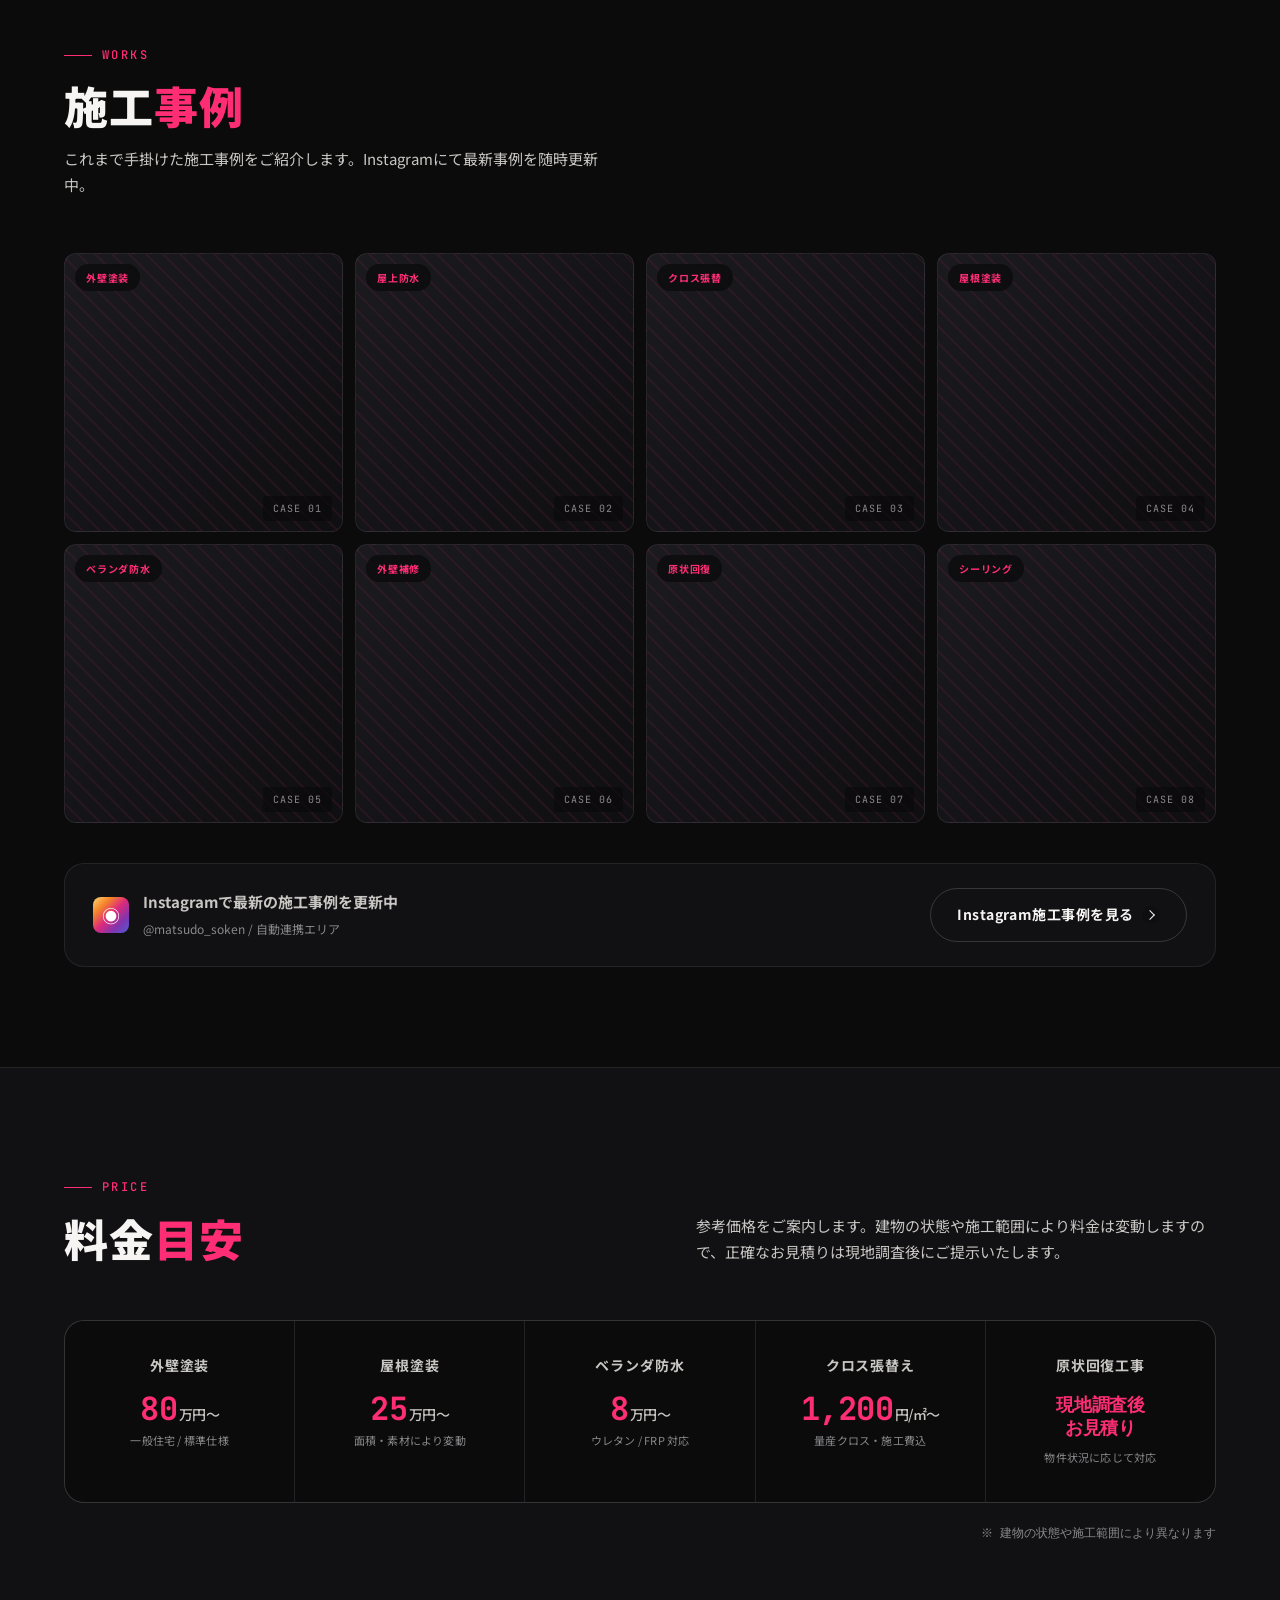
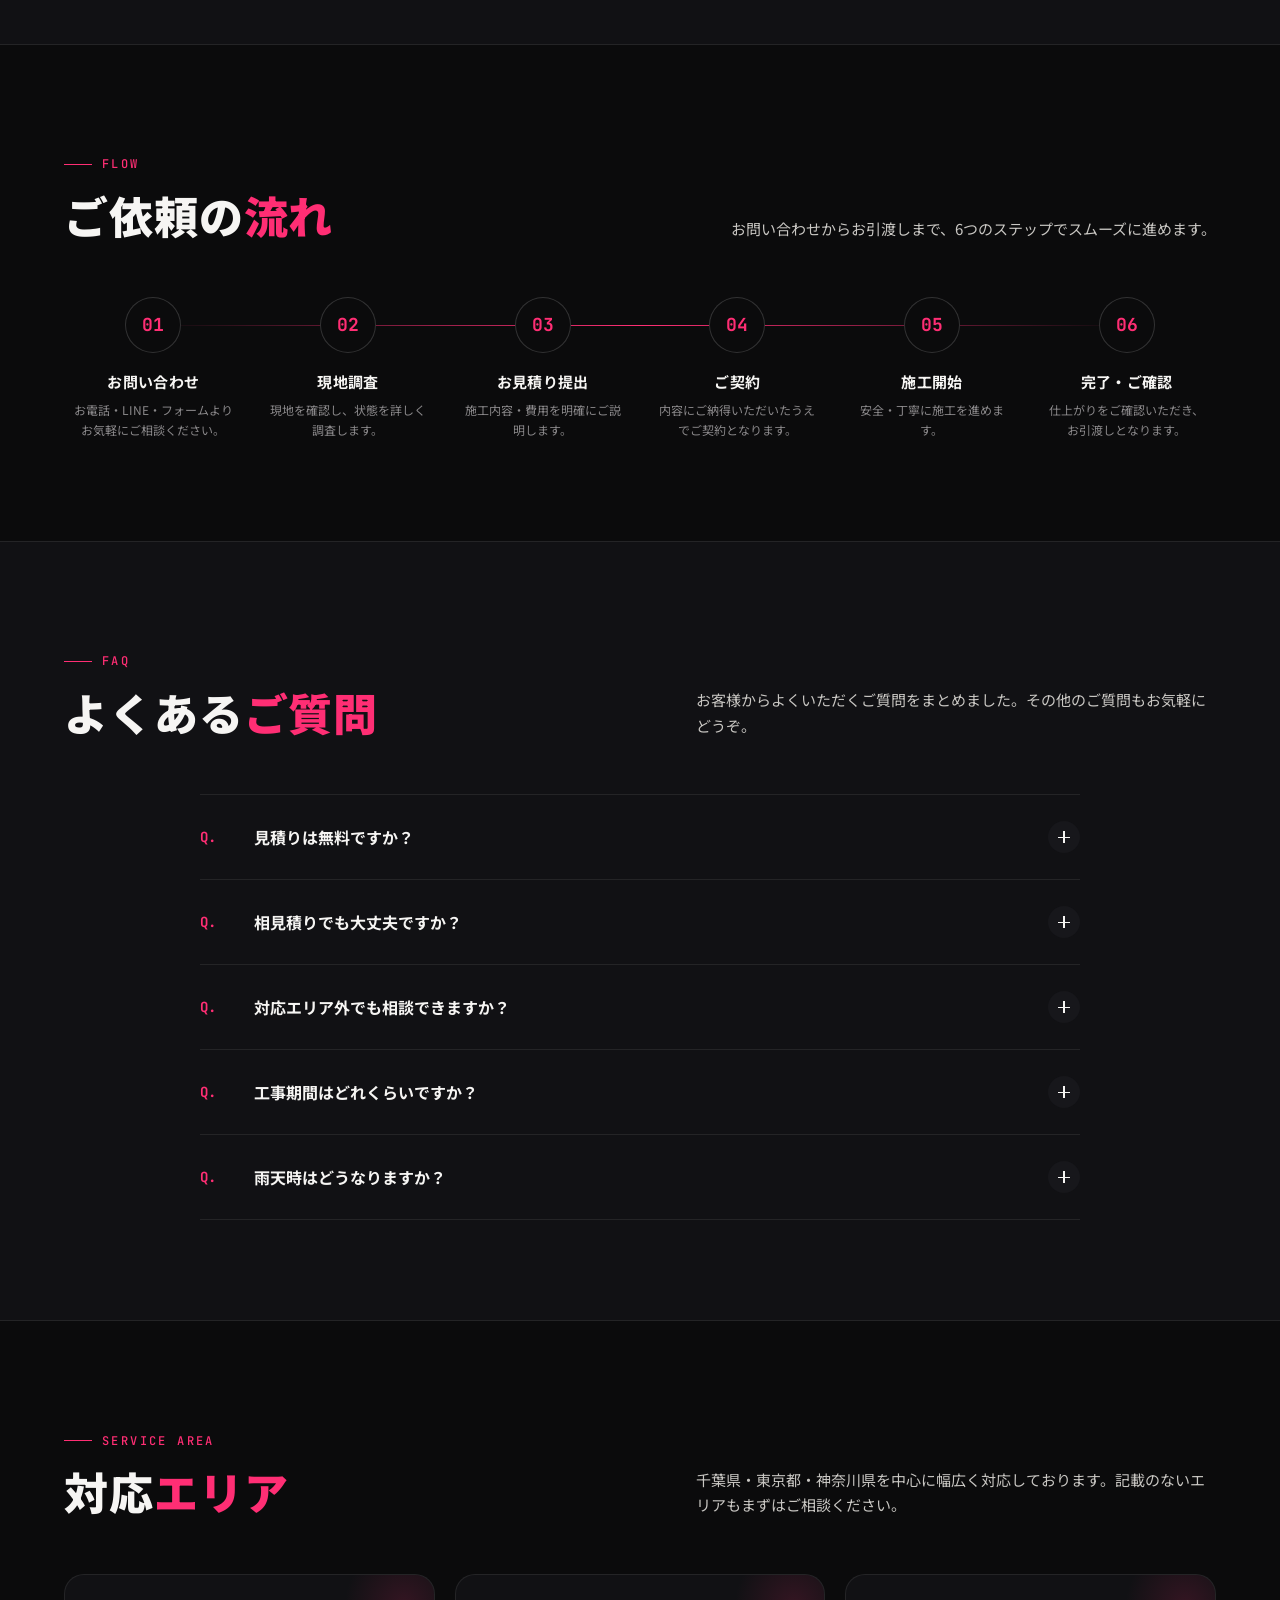
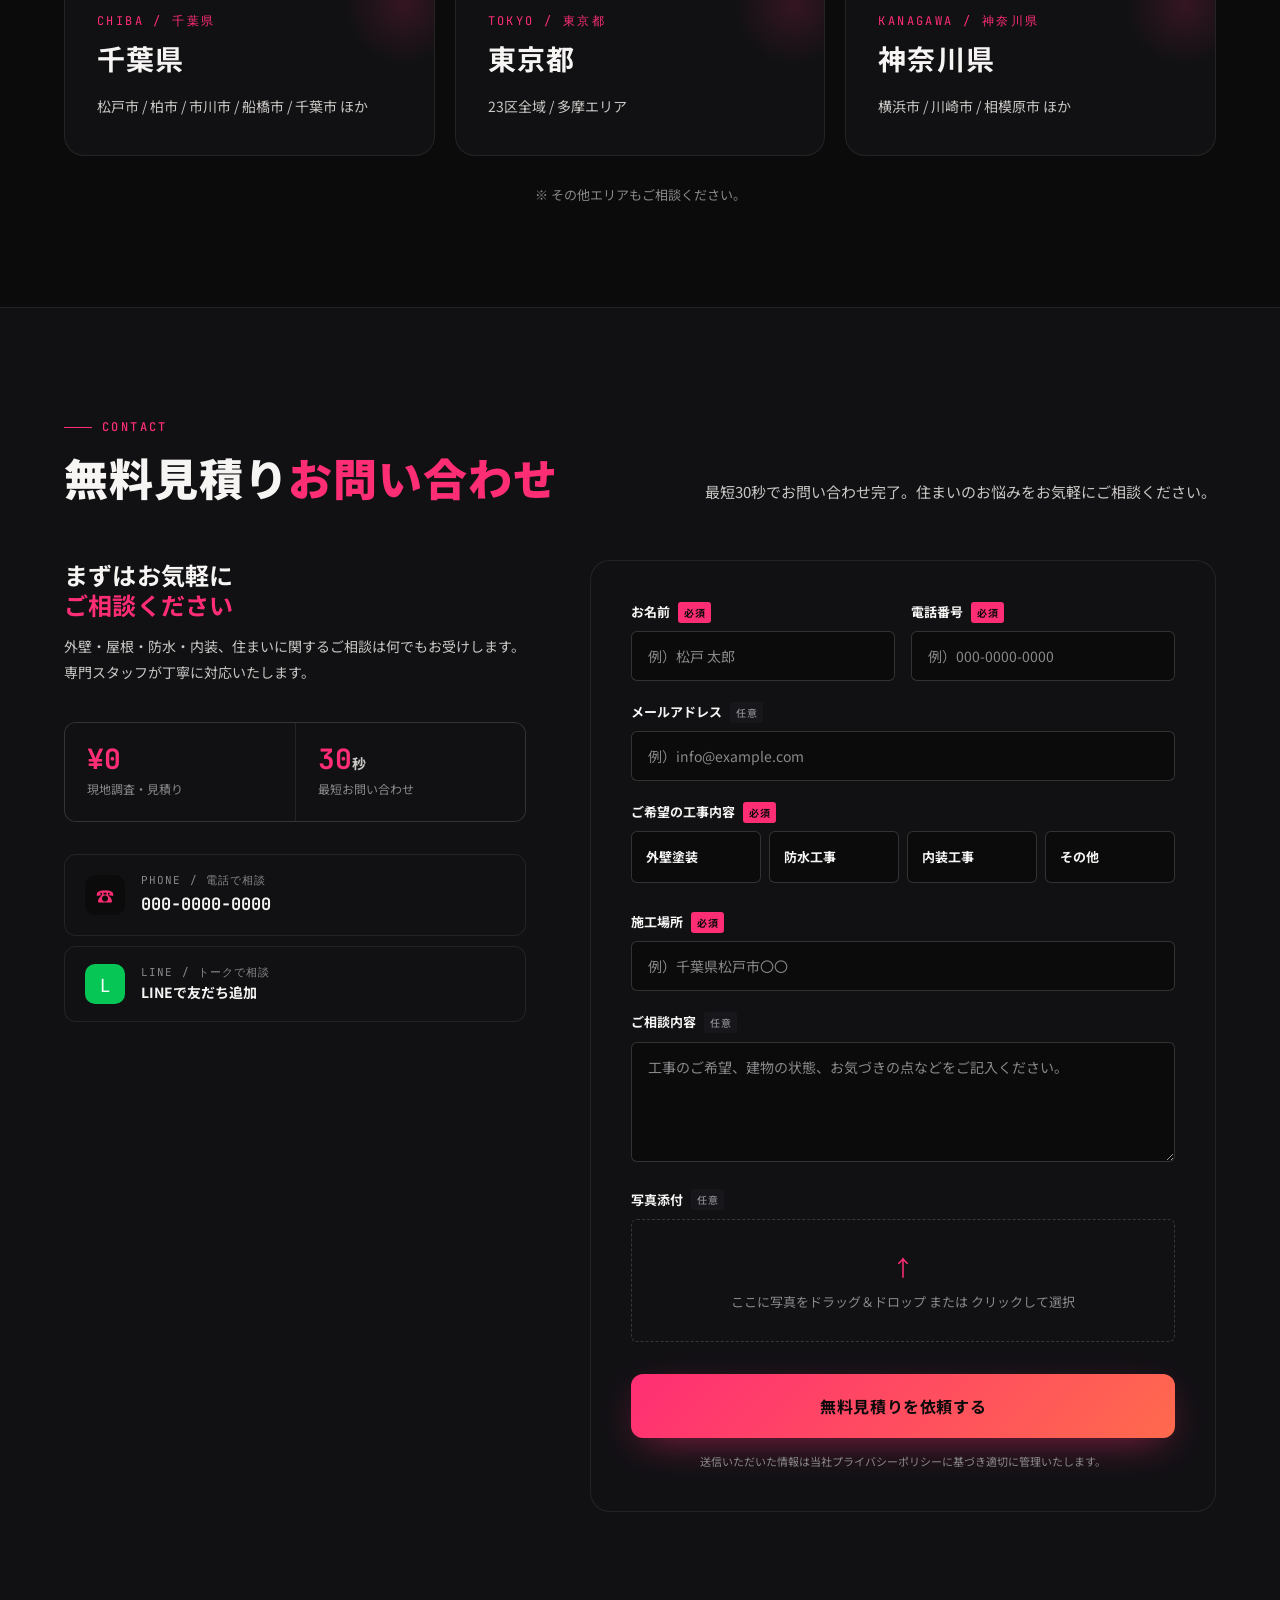
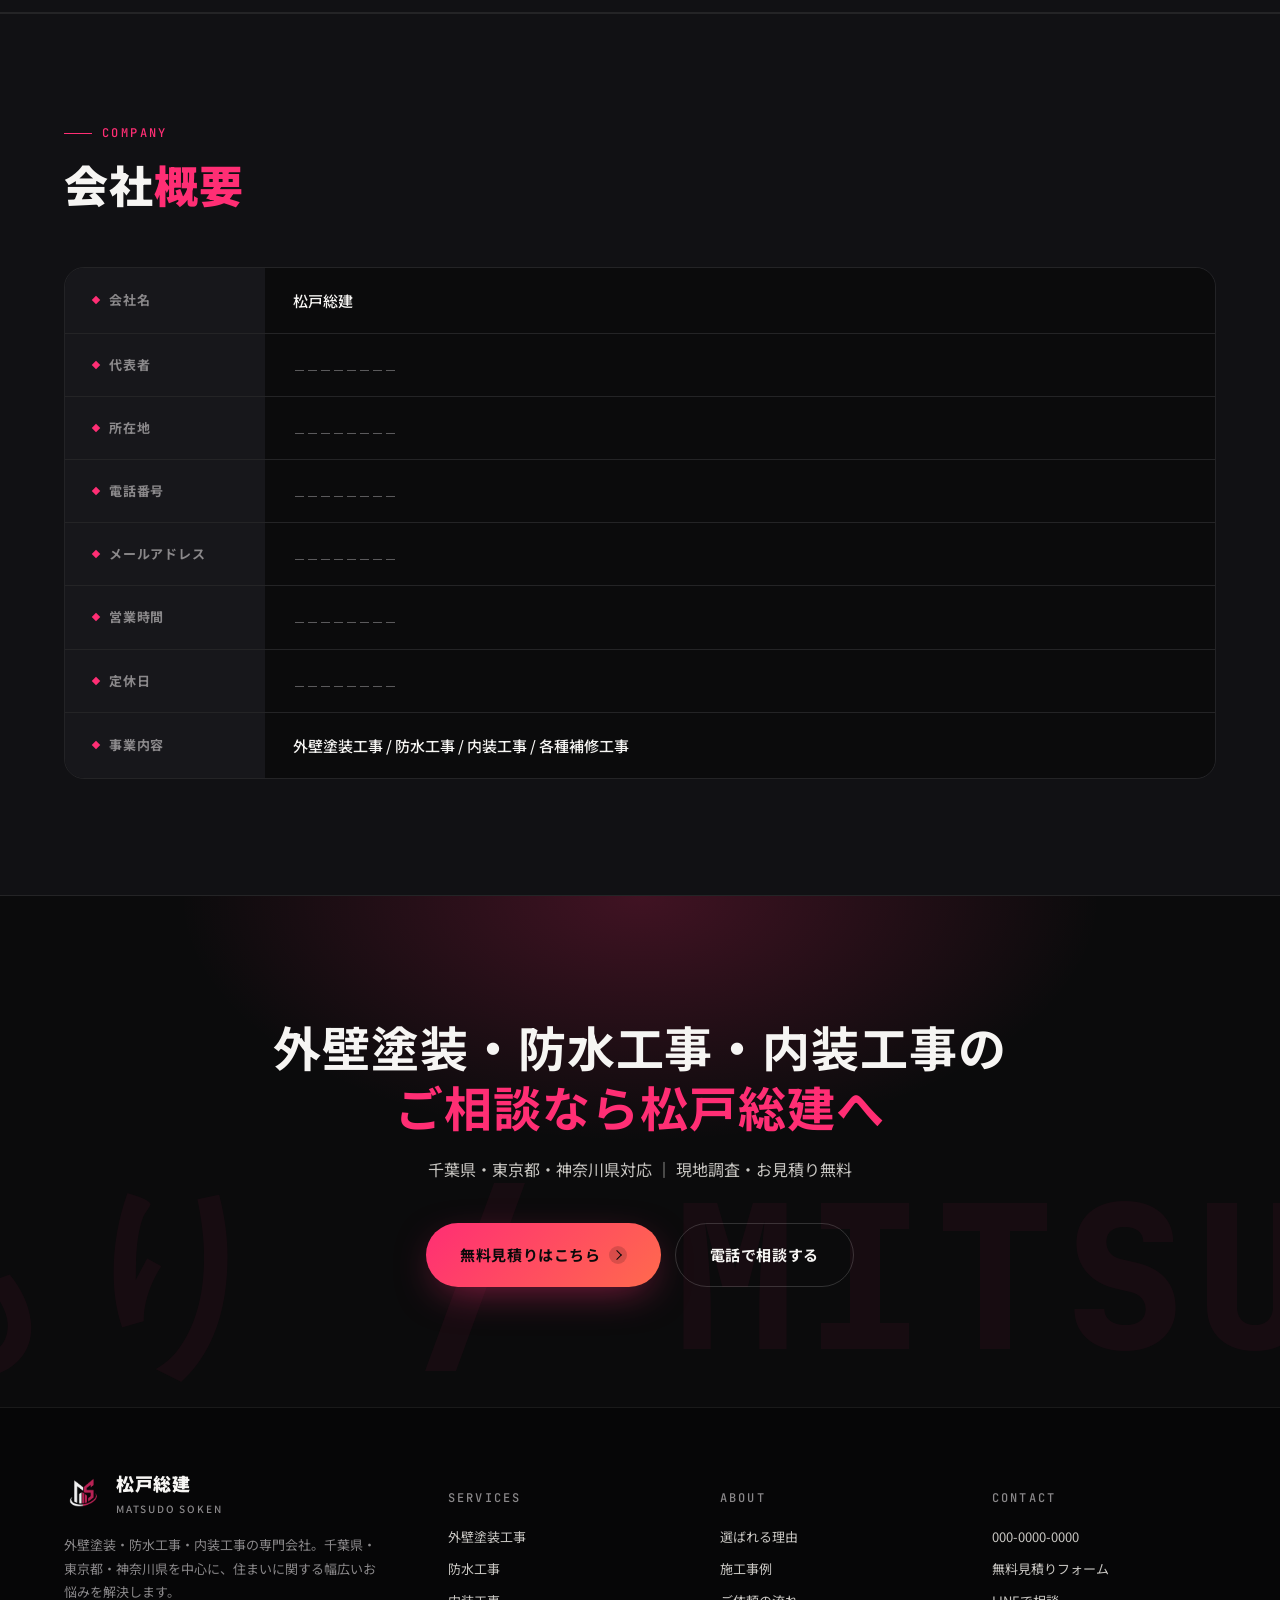
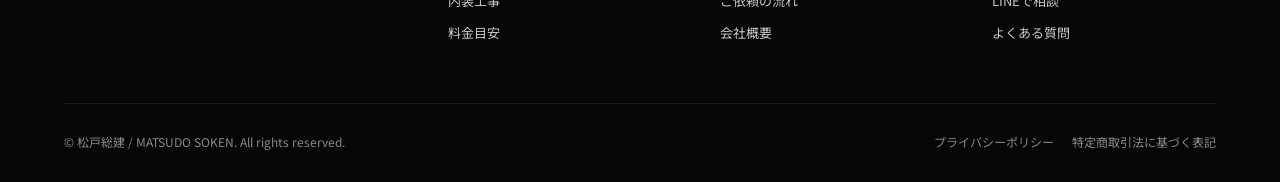
<file: project/index-standalone-src.html>
<!doctype html>
<html lang="ja">
<head>
<meta charset="utf-8" />
<meta name="viewport" content="width=device-width, initial-scale=1" />
<title>松戸総建 | 外壁塗装・防水工事・内装工事 | 千葉・東京・神奈川</title>
<meta name="description" content="松戸総建は外壁塗装・防水工事・内装工事の専門会社。千葉県・東京都・神奈川県対応。現地調査・お見積り無料。住まいの劣化、雨漏り、クロス張替えなど幅広く対応します。" />
<link rel="preconnect" href="https://fonts.googleapis.com" />
<link rel="preconnect" href="https://fonts.gstatic.com" crossorigin />
<link href="https://fonts.googleapis.com/css2?family=Noto+Sans+JP:wght@400;500;700;900&family=JetBrains+Mono:wght@400;500;700&display=swap" rel="stylesheet" />
<link rel="stylesheet" href="styles.css" />
<template id="__bundler_thumbnail" data-bg-color="#0b0b0c">
  <svg viewBox="0 0 1200 800" xmlns="http://www.w3.org/2000/svg">
    <!-- Simplified MS mark on dark bg -->
    <rect width="1200" height="800" fill="#0b0b0c" />
    <g transform="translate(420 200)">
      <!-- M strokes (white) -->
      <polygon points="0,400 0,60 60,0 60,400" fill="#ffffff" />
      <polygon points="80,400 80,80 140,80 140,400" fill="#ffffff" />
      <polygon points="160,400 160,140 220,140 220,400" fill="#ffffff" />
      <!-- S shape (pink) -->
      <path d="M260,0 L380,0 L380,80 L300,80 L300,180 L380,180 L380,400 L260,400 L260,320 L340,320 L340,260 L260,260 Z" fill="#ff2e74" />
      <!-- ground curve -->
      <ellipse cx="190" cy="430" rx="240" ry="40" fill="none" stroke="#ff2e74" stroke-width="14" stroke-dasharray="500 1000" />
    </g>
    <text x="600" y="700" text-anchor="middle" fill="#ffffff" font-family="sans-serif" font-weight="900" font-size="80" letter-spacing="20">松戸総建</text>
  </svg>
</template>
</head>
<body>

<!-- =============================================
     HEADER
     ============================================= -->
<header class="site-header">
  <div class="container header-inner">
    <a href="#top" class="brand" aria-label="松戸総建">
      <span class="brand-mark"><img src="assets/logo-mark.png" alt="" /></span>
      <span>
        松戸総建
        <small class="brand-sub">MATSUDO SOKEN</small>
      </span>
    </a>
    <nav class="nav" aria-label="メインナビゲーション">
      <a href="#reasons">選ばれる理由</a>
      <a href="#services">サービス</a>
      <a href="#works">施工事例</a>
      <a href="#pricing">料金目安</a>
      <a href="#flow">ご依頼の流れ</a>
      <a href="#faq">よくある質問</a>
      <a href="#company">会社概要</a>
    </nav>
    <div class="header-cta">
      <span class="header-tel">
        <span>TEL</span><strong>000-0000-0000</strong>
      </span>
      <a href="#contact" class="btn btn-pink btn-sm">無料見積り</a>
      <button class="hamburger" aria-label="メニュー" aria-expanded="false">
        <span></span><span></span><span></span>
      </button>
    </div>
  </div>
</header>

<!-- =============================================
     HERO
     ============================================= -->
<section class="hero" id="top">
  <div class="container hero-inner">
    <div class="hero-text">
      <div class="hero-tag">
        <span class="dot"></span>
        現地調査・お見積り 完全無料
      </div>
      <img class="hero-brand-logo" src="assets/logo-full.png" alt="松戸総建" />
      <p class="hero-headline">
        外壁塗装・防水工事・内装工事なら<br />
        <span class="pink">確かな技術</span>で、住まいに安心と価値を。
      </p>
      <p class="hero-sub">
        外壁の劣化、雨漏り、防水の傷み、クロスの張替えなど、<br />
        住まいに関するお悩みを幅広い施工でワンストップ対応。<br />
        まずはお気軽にご相談ください。
      </p>
      <div class="hero-meta">
        <span>千葉県対応</span>
        <span>東京都対応</span>
        <span>神奈川県対応</span>
        <span>最短即日対応</span>
      </div>
      <div class="hero-ctas">
        <a href="#contact" class="btn btn-pink btn-lg">無料見積りを依頼する <span class="arrow"></span></a>
        <a href="tel:0000000000" class="btn btn-ghost btn-lg">電話で相談する</a>
        <a href="#contact" class="btn btn-line btn-lg">LINEで相談</a>
      </div>
    </div>
    <div class="hero-visual">
      <div class="ph"><span class="ph-label">SITE PHOTO / 施工現場</span></div>
      <div class="hero-stat">
        <div class="hero-stat-item"><span class="num">100%</span><span class="lbl">見積り無料</span></div>
        <div class="hero-stat-item"><span class="num">3<small style="font-size:13px;color:var(--text-soft);">県</small></span><span class="lbl">対応エリア</span></div>
        <div class="hero-stat-item"><span class="num">24h</span><span class="lbl">受付対応</span></div>
      </div>
    </div>
  </div>
  <div class="hero-scroll">SCROLL</div>
</section>

<!-- =============================================
     REASONS
     ============================================= -->
<section id="reasons">
  <div class="container">
    <div class="section-head reveal">
      <div>
        <div class="section-eyebrow">Why Matsudo Soken</div>
        <h2 class="section-title">選ばれる<em>4つ</em>の理由</h2>
      </div>
      <p class="section-lead">私たちが多くのお客様に選ばれてきた理由をご紹介します。建物のプロとして、誠実な仕事と分かりやすい説明をお約束します。</p>
    </div>

    <div class="reasons-grid reveal">
      <div class="reason">
        <div class="reason-num">01 / ONE-STOP</div>
        <h3>幅広い施工をワンストップ対応</h3>
        <p>外壁塗装、防水工事、クロス張替えなど、建物に関する幅広い施工を一括で対応。複数業者へ依頼する手間なく、スムーズに工事を進められます。</p>
      </div>
      <div class="reason">
        <div class="reason-num">02 / TRANSPARENT</div>
        <h3>丁寧な現地調査と明確なお見積り</h3>
        <p>施工前にしっかりと現地調査を行い、建物の状態を正確に把握。必要な工事内容を分かりやすくご説明し、適正価格でお見積りをご提示します。</p>
      </div>
      <div class="reason">
        <div class="reason-num">03 / QUALITY</div>
        <h3>確かな技術による高品質施工</h3>
        <p>経験と技術を活かし、見えない部分まで丁寧に施工。仕上がりの美しさだけでなく、耐久性にもこだわります。</p>
      </div>
      <div class="reason">
        <div class="reason-num">04 / SPEED</div>
        <h3>スピーディーな対応</h3>
        <p>お問い合わせから現地調査、お見積り提出まで迅速に対応。急なトラブルやお急ぎのご相談にも柔軟に対応いたします。</p>
      </div>
    </div>

    <div class="areas-strip reveal">
      <div class="areas-strip-label">
        <small>WIDE COVERAGE / 広域対応</small>
        幅広いエリアに対応しております
      </div>
      <ul class="areas-strip-list">
        <li>千葉県</li>
        <li>東京都</li>
        <li>神奈川県</li>
      </ul>
    </div>
  </div>
</section>

<!-- =============================================
     SERVICES
     ============================================= -->
<section class="services" id="services">
  <div class="container">
    <div class="section-head reveal">
      <div>
        <div class="section-eyebrow">Services</div>
        <h2 class="section-title">サービス<em>内容</em></h2>
      </div>
      <p class="section-lead">外装から内装まで、住まいに関わる工事を専門技術で対応。建物の状態に合わせて、最適な施工プランをご提案します。</p>
    </div>

    <div class="services-grid reveal">
      <article class="service">
        <div class="service-img">
          <span class="service-num">SERVICE 01</span>
          <span class="ph-label">EXTERIOR PAINT / 外壁塗装</span>
        </div>
        <div class="service-body">
          <h3>外壁塗装工事</h3>
          <p class="service-desc">住まいの美観維持だけでなく、防水性・耐久性を高めるための外壁塗装を行います。</p>
          <ul class="service-list">
            <li>外壁塗装</li>
            <li>屋根塗装</li>
            <li>外壁補修</li>
            <li>クラック補修</li>
            <li>下地処理</li>
            <li>シーリング補修</li>
          </ul>
          <a href="#contact" class="service-cta">この工事の見積りを取る</a>
        </div>
      </article>

      <article class="service">
        <div class="service-img">
          <span class="service-num">SERVICE 02</span>
          <span class="ph-label">WATERPROOFING / 防水工事</span>
        </div>
        <div class="service-body">
          <h3>防水工事</h3>
          <p class="service-desc">雨漏りや劣化から建物を守る防水施工を行います。建物の長寿命化に欠かせない重要な工事です。</p>
          <ul class="service-list">
            <li>ベランダ防水</li>
            <li>屋上防水</li>
            <li>ウレタン防水</li>
            <li>FRP防水</li>
            <li>シート防水</li>
            <li>シーリング工事</li>
          </ul>
          <a href="#contact" class="service-cta">この工事の見積りを取る</a>
        </div>
      </article>

      <article class="service">
        <div class="service-img">
          <span class="service-num">SERVICE 03</span>
          <span class="ph-label">INTERIOR / 内装工事</span>
        </div>
        <div class="service-body">
          <h3>内装工事</h3>
          <p class="service-desc">快適な室内空間づくりをサポート。クロス張替えから原状回復まで丁寧に対応します。</p>
          <ul class="service-list">
            <li>クロス張替え</li>
            <li>壁紙補修</li>
            <li>原状回復工事</li>
            <li>内装リフォーム</li>
            <li>各種補修工事</li>
          </ul>
          <a href="#contact" class="service-cta">この工事の見積りを取る</a>
        </div>
      </article>
    </div>
  </div>
</section>

<!-- =============================================
     WORKS
     ============================================= -->
<section id="works">
  <div class="container">
    <div class="section-head reveal">
      <div>
        <div class="section-eyebrow">Works</div>
        <h2 class="section-title">施工<em>事例</em></h2>
        <p style="margin-top:14px;color:var(--text-soft);max-width:560px;font-size:15px;">これまで手掛けた施工事例をご紹介します。Instagramにて最新事例を随時更新中。</p>
      </div>
    </div>

    <div class="works-grid reveal">
      <div class="work"><span class="work-tag">外壁塗装</span><span class="work-label">CASE 01</span></div>
      <div class="work"><span class="work-tag">屋上防水</span><span class="work-label">CASE 02</span></div>
      <div class="work"><span class="work-tag">クロス張替</span><span class="work-label">CASE 03</span></div>
      <div class="work"><span class="work-tag">屋根塗装</span><span class="work-label">CASE 04</span></div>
      <div class="work"><span class="work-tag">ベランダ防水</span><span class="work-label">CASE 05</span></div>
      <div class="work"><span class="work-tag">外壁補修</span><span class="work-label">CASE 06</span></div>
      <div class="work"><span class="work-tag">原状回復</span><span class="work-label">CASE 07</span></div>
      <div class="work"><span class="work-tag">シーリング</span><span class="work-label">CASE 08</span></div>
    </div>

    <div class="works-cta reveal">
      <div class="works-cta-text">
        <div class="ig-icon">◉</div>
        <div>
          <strong style="display:block;font-size:15px;margin-bottom:2px;">Instagramで最新の施工事例を更新中</strong>
          <span style="font-size:12px;color:var(--text-muted);">@matsudo_soken / 自動連携エリア</span>
        </div>
      </div>
      <a href="#" class="btn btn-ghost">Instagram施工事例を見る <span class="arrow"></span></a>
    </div>
  </div>
</section>

<!-- =============================================
     PRICING
     ============================================= -->
<section class="pricing" id="pricing">
  <div class="container">
    <div class="section-head reveal">
      <div>
        <div class="section-eyebrow">Price</div>
        <h2 class="section-title">料金<em>目安</em></h2>
      </div>
      <p class="section-lead">参考価格をご案内します。建物の状態や施工範囲により料金は変動しますので、正確なお見積りは現地調査後にご提示いたします。</p>
    </div>

    <div class="pricing-grid reveal">
      <div class="price-item">
        <h4>外壁塗装</h4>
        <div class="price-num">80<small>万円〜</small></div>
        <div class="price-note">一般住宅 / 標準仕様</div>
      </div>
      <div class="price-item">
        <h4>屋根塗装</h4>
        <div class="price-num">25<small>万円〜</small></div>
        <div class="price-note">面積・素材により変動</div>
      </div>
      <div class="price-item">
        <h4>ベランダ防水</h4>
        <div class="price-num">8<small>万円〜</small></div>
        <div class="price-note">ウレタン / FRP 対応</div>
      </div>
      <div class="price-item">
        <h4>クロス張替え</h4>
        <div class="price-num">1,200<small>円/㎡〜</small></div>
        <div class="price-note">量産クロス・施工費込</div>
      </div>
      <div class="price-item">
        <h4>原状回復工事</h4>
        <div class="price-num" style="font-size:18px;line-height:1.3;">現地調査後<br />お見積り</div>
        <div class="price-note" style="margin-top:8px;">物件状況に応じて対応</div>
      </div>
    </div>
    <p class="pricing-disclaimer">※ 建物の状態や施工範囲により異なります</p>
  </div>
</section>

<!-- =============================================
     FLOW
     ============================================= -->
<section id="flow">
  <div class="container">
    <div class="section-head reveal">
      <div>
        <div class="section-eyebrow">Flow</div>
        <h2 class="section-title">ご依頼の<em>流れ</em></h2>
      </div>
      <p class="section-lead">お問い合わせからお引渡しまで、6つのステップでスムーズに進めます。</p>
    </div>

    <div class="flow-grid reveal">
      <div class="step">
        <div class="step-num">01</div>
        <h4>お問い合わせ</h4>
        <p>お電話・LINE・フォームよりお気軽にご相談ください。</p>
      </div>
      <div class="step">
        <div class="step-num">02</div>
        <h4>現地調査</h4>
        <p>現地を確認し、状態を詳しく調査します。</p>
      </div>
      <div class="step">
        <div class="step-num">03</div>
        <h4>お見積り提出</h4>
        <p>施工内容・費用を明確にご説明します。</p>
      </div>
      <div class="step">
        <div class="step-num">04</div>
        <h4>ご契約</h4>
        <p>内容にご納得いただいたうえでご契約となります。</p>
      </div>
      <div class="step">
        <div class="step-num">05</div>
        <h4>施工開始</h4>
        <p>安全・丁寧に施工を進めます。</p>
      </div>
      <div class="step">
        <div class="step-num">06</div>
        <h4>完了・ご確認</h4>
        <p>仕上がりをご確認いただき、お引渡しとなります。</p>
      </div>
    </div>
  </div>
</section>

<!-- =============================================
     FAQ
     ============================================= -->
<section class="faq" id="faq">
  <div class="container">
    <div class="section-head reveal">
      <div>
        <div class="section-eyebrow">FAQ</div>
        <h2 class="section-title">よくある<em>ご質問</em></h2>
      </div>
      <p class="section-lead">お客様からよくいただくご質問をまとめました。その他のご質問もお気軽にどうぞ。</p>
    </div>

    <div class="faq-list reveal">
      <div class="faq-item">
        <button class="faq-q">
          <span class="faq-q-mark">Q.</span>
          <span class="faq-q-text">見積りは無料ですか？</span>
          <span class="faq-icon"></span>
        </button>
        <div class="faq-a"><div class="faq-a-inner">はい。現地調査・お見積りともに無料です。お見積り後のご検討も自由ですので、お気軽にご相談ください。</div></div>
      </div>
      <div class="faq-item">
        <button class="faq-q">
          <span class="faq-q-mark">Q.</span>
          <span class="faq-q-text">相見積りでも大丈夫ですか？</span>
          <span class="faq-icon"></span>
        </button>
        <div class="faq-a"><div class="faq-a-inner">もちろん可能です。比較検討のうえご判断ください。当社では適正価格と分かりやすいご説明を心がけております。</div></div>
      </div>
      <div class="faq-item">
        <button class="faq-q">
          <span class="faq-q-mark">Q.</span>
          <span class="faq-q-text">対応エリア外でも相談できますか？</span>
          <span class="faq-icon"></span>
        </button>
        <div class="faq-a"><div class="faq-a-inner">内容によって対応可能です。まずはご相談ください。エリア外の場合も柔軟に検討させていただきます。</div></div>
      </div>
      <div class="faq-item">
        <button class="faq-q">
          <span class="faq-q-mark">Q.</span>
          <span class="faq-q-text">工事期間はどれくらいですか？</span>
          <span class="faq-icon"></span>
        </button>
        <div class="faq-a"><div class="faq-a-inner">施工内容や規模によって異なります。現地調査後にスケジュールを詳細にご案内いたします。</div></div>
      </div>
      <div class="faq-item">
        <button class="faq-q">
          <span class="faq-q-mark">Q.</span>
          <span class="faq-q-text">雨天時はどうなりますか？</span>
          <span class="faq-icon"></span>
        </button>
        <div class="faq-a"><div class="faq-a-inner">安全と品質を最優先し、必要に応じて日程を調整いたします。お客様のご都合と合わせて柔軟に対応します。</div></div>
      </div>
    </div>
  </div>
</section>

<!-- =============================================
     AREAS
     ============================================= -->
<section id="areas">
  <div class="container">
    <div class="section-head reveal">
      <div>
        <div class="section-eyebrow">Service Area</div>
        <h2 class="section-title">対応<em>エリア</em></h2>
      </div>
      <p class="section-lead">千葉県・東京都・神奈川県を中心に幅広く対応しております。記載のないエリアもまずはご相談ください。</p>
    </div>

    <div class="areas-grid reveal">
      <div class="area">
        <div class="area-pref">CHIBA / 千葉県</div>
        <h3>千葉県</h3>
        <p class="area-cities">松戸市 / 柏市 / 市川市 / 船橋市 / 千葉市 ほか</p>
      </div>
      <div class="area">
        <div class="area-pref">TOKYO / 東京都</div>
        <h3>東京都</h3>
        <p class="area-cities">23区全域 / 多摩エリア</p>
      </div>
      <div class="area">
        <div class="area-pref">KANAGAWA / 神奈川県</div>
        <h3>神奈川県</h3>
        <p class="area-cities">横浜市 / 川崎市 / 相模原市 ほか</p>
      </div>
    </div>
    <p class="areas-note">※ その他エリアもご相談ください。</p>
  </div>
</section>

<!-- =============================================
     CONTACT
     ============================================= -->
<section class="contact" id="contact" style="background:var(--bg-2);border-top:1px solid var(--border);border-bottom:1px solid var(--border);">
  <div class="container">
    <div class="section-head reveal">
      <div>
        <div class="section-eyebrow">Contact</div>
        <h2 class="section-title">無料見積り<em>お問い合わせ</em></h2>
      </div>
      <p class="section-lead">最短30秒でお問い合わせ完了。住まいのお悩みをお気軽にご相談ください。</p>
    </div>

    <div class="contact-grid">
      <div class="contact-info reveal">
        <h3 style="font-size:24px;margin-bottom:14px;">まずはお気軽に<br /><span style="color:var(--pink);">ご相談ください</span></h3>
        <p style="font-size:14px;color:var(--text-soft);line-height:1.85;">外壁・屋根・防水・内装、住まいに関するご相談は何でもお受けします。専門スタッフが丁寧に対応いたします。</p>

        <div class="contact-stats">
          <div class="contact-stat">
            <div class="num">¥0</div>
            <div class="lbl">現地調査・見積り</div>
          </div>
          <div class="contact-stat">
            <div class="num">30<span style="font-size:14px;color:var(--text-soft);font-family:var(--font-jp);">秒</span></div>
            <div class="lbl">最短お問い合わせ</div>
          </div>
        </div>

        <div class="contact-channels">
          <a href="tel:0000000000" class="channel">
            <div class="channel-icon">☎</div>
            <div class="channel-meta">
              <div class="lbl">PHONE / 電話で相談</div>
              <div class="val">000-0000-0000</div>
            </div>
          </a>
          <a href="#" class="channel">
            <div class="channel-icon" style="background:#06c755;color:#fff;">L</div>
            <div class="channel-meta">
              <div class="lbl">LINE / トークで相談</div>
              <div class="val" style="font-size:14px;font-family:var(--font-jp);">LINEで友だち追加</div>
            </div>
          </a>
        </div>
      </div>

      <form class="form reveal" autocomplete="on" novalidate>
        <div class="form-success">お問い合わせありがとうございます。担当者より追ってご連絡いたします。</div>

        <div class="form-row">
          <div class="field">
            <label>お名前 <span class="req">必須</span></label>
            <input type="text" name="name" placeholder="例）松戸 太郎" required />
          </div>
          <div class="field">
            <label>電話番号 <span class="req">必須</span></label>
            <input type="tel" name="tel" placeholder="例）000-0000-0000" required />
          </div>
        </div>

        <div class="field">
          <label>メールアドレス <span class="opt">任意</span></label>
          <input type="email" name="email" placeholder="例）info@example.com" />
        </div>

        <div class="field">
          <label>ご希望の工事内容 <span class="req">必須</span></label>
          <div class="checkboxes">
            <label class="check-tile"><input type="checkbox" name="service" value="外壁塗装" />外壁塗装</label>
            <label class="check-tile"><input type="checkbox" name="service" value="防水工事" />防水工事</label>
            <label class="check-tile"><input type="checkbox" name="service" value="内装工事" />内装工事</label>
            <label class="check-tile"><input type="checkbox" name="service" value="その他" />その他</label>
          </div>
        </div>

        <div class="field">
          <label>施工場所 <span class="req">必須</span></label>
          <input type="text" name="location" placeholder="例）千葉県松戸市〇〇" required />
        </div>

        <div class="field">
          <label>ご相談内容 <span class="opt">任意</span></label>
          <textarea name="message" placeholder="工事のご希望、建物の状態、お気づきの点などをご記入ください。"></textarea>
        </div>

        <div class="field">
          <label>写真添付 <span class="opt">任意</span></label>
          <div class="file-drop">
            <div class="ic">↑</div>
            ここに写真をドラッグ＆ドロップ または クリックして選択
          </div>
          <input id="file-input" type="file" name="photo" accept="image/*" multiple hidden />
        </div>

        <button type="submit" class="btn btn-pink form-submit">無料見積りを依頼する</button>
        <p class="form-privacy">送信いただいた情報は当社プライバシーポリシーに基づき適切に管理いたします。</p>
      </form>
    </div>
  </div>
</section>

<!-- =============================================
     COMPANY
     ============================================= -->
<section class="company" id="company">
  <div class="container">
    <div class="section-head reveal">
      <div>
        <div class="section-eyebrow">Company</div>
        <h2 class="section-title">会社<em>概要</em></h2>
      </div>
    </div>

    <dl class="company-table reveal">
      <div class="company-row"><dt>会社名</dt><dd>松戸総建</dd></div>
      <div class="company-row"><dt>代表者</dt><dd class="placeholder">＿＿＿＿＿＿＿＿</dd></div>
      <div class="company-row"><dt>所在地</dt><dd class="placeholder">＿＿＿＿＿＿＿＿</dd></div>
      <div class="company-row"><dt>電話番号</dt><dd class="placeholder">＿＿＿＿＿＿＿＿</dd></div>
      <div class="company-row"><dt>メールアドレス</dt><dd class="placeholder">＿＿＿＿＿＿＿＿</dd></div>
      <div class="company-row"><dt>営業時間</dt><dd class="placeholder">＿＿＿＿＿＿＿＿</dd></div>
      <div class="company-row"><dt>定休日</dt><dd class="placeholder">＿＿＿＿＿＿＿＿</dd></div>
      <div class="company-row"><dt>事業内容</dt><dd>外壁塗装工事 / 防水工事 / 内装工事 / 各種補修工事</dd></div>
    </dl>
  </div>
</section>

<!-- =============================================
     FOOTER CTA
     ============================================= -->
<section class="cta-section">
  <div class="container">
    <h2 class="reveal">外壁塗装・防水工事・内装工事の<br /><span class="pink">ご相談なら松戸総建へ</span></h2>
    <p class="reveal">千葉県・東京都・神奈川県対応 ｜ 現地調査・お見積り無料</p>
    <div class="cta-row reveal">
      <a href="#contact" class="btn btn-pink btn-lg">無料見積りはこちら <span class="arrow"></span></a>
      <a href="tel:0000000000" class="btn btn-ghost btn-lg">電話で相談する</a>
    </div>
  </div>
</section>

<!-- =============================================
     FOOTER
     ============================================= -->
<footer class="footer">
  <div class="container">
    <div class="footer-top">
      <div>
        <div class="brand" style="font-size:18px;">
          <span class="brand-mark"><img src="assets/logo-mark.png" alt="" /></span>
          <span>松戸総建<small class="brand-sub">MATSUDO SOKEN</small></span>
        </div>
        <p class="footer-brand-desc">外壁塗装・防水工事・内装工事の専門会社。千葉県・東京都・神奈川県を中心に、住まいに関する幅広いお悩みを解決します。</p>
      </div>
      <div>
        <h5>Services</h5>
        <ul class="footer-list">
          <li><a href="#services">外壁塗装工事</a></li>
          <li><a href="#services">防水工事</a></li>
          <li><a href="#services">内装工事</a></li>
          <li><a href="#pricing">料金目安</a></li>
        </ul>
      </div>
      <div>
        <h5>About</h5>
        <ul class="footer-list">
          <li><a href="#reasons">選ばれる理由</a></li>
          <li><a href="#works">施工事例</a></li>
          <li><a href="#flow">ご依頼の流れ</a></li>
          <li><a href="#company">会社概要</a></li>
        </ul>
      </div>
      <div>
        <h5>Contact</h5>
        <ul class="footer-list">
          <li><a href="tel:0000000000">000-0000-0000</a></li>
          <li><a href="#contact">無料見積りフォーム</a></li>
          <li><a href="#contact">LINEで相談</a></li>
          <li><a href="#faq">よくある質問</a></li>
        </ul>
      </div>
    </div>
    <div class="footer-bottom">
      <div>© 松戸総建 / MATSUDO SOKEN. All rights reserved.</div>
      <div style="display:flex;gap:18px;"><a href="#">プライバシーポリシー</a><a href="#">特定商取引法に基づく表記</a></div>
    </div>
  </div>
</footer>

<!-- =============================================
     STICKY MOBILE CTA
     ============================================= -->
<div class="mobile-cta">
  <a href="tel:0000000000" class="btn btn-ghost">電話</a>
  <a href="#contact" class="btn btn-line">LINE</a>
  <a href="#contact" class="btn btn-pink">無料見積り</a>
</div>

<script src="script.js"></script>
</body>
</html>
</file>
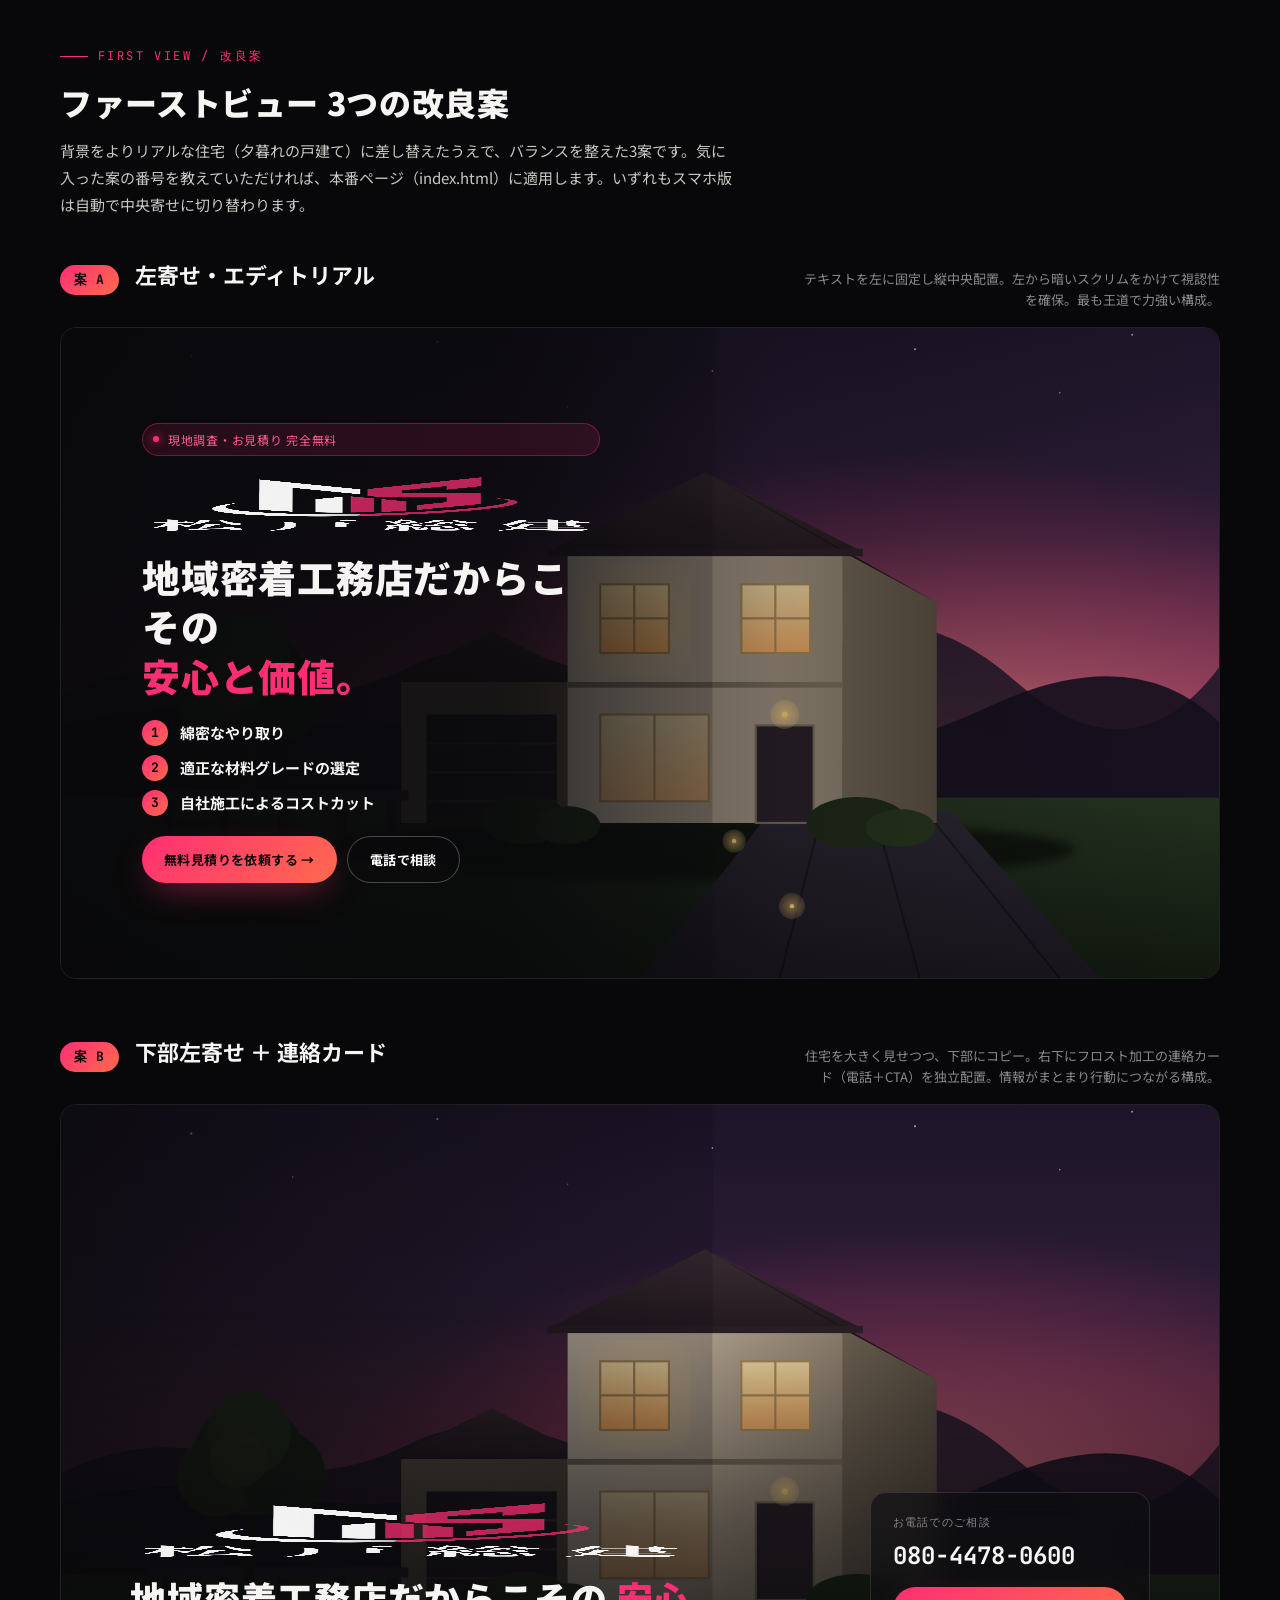
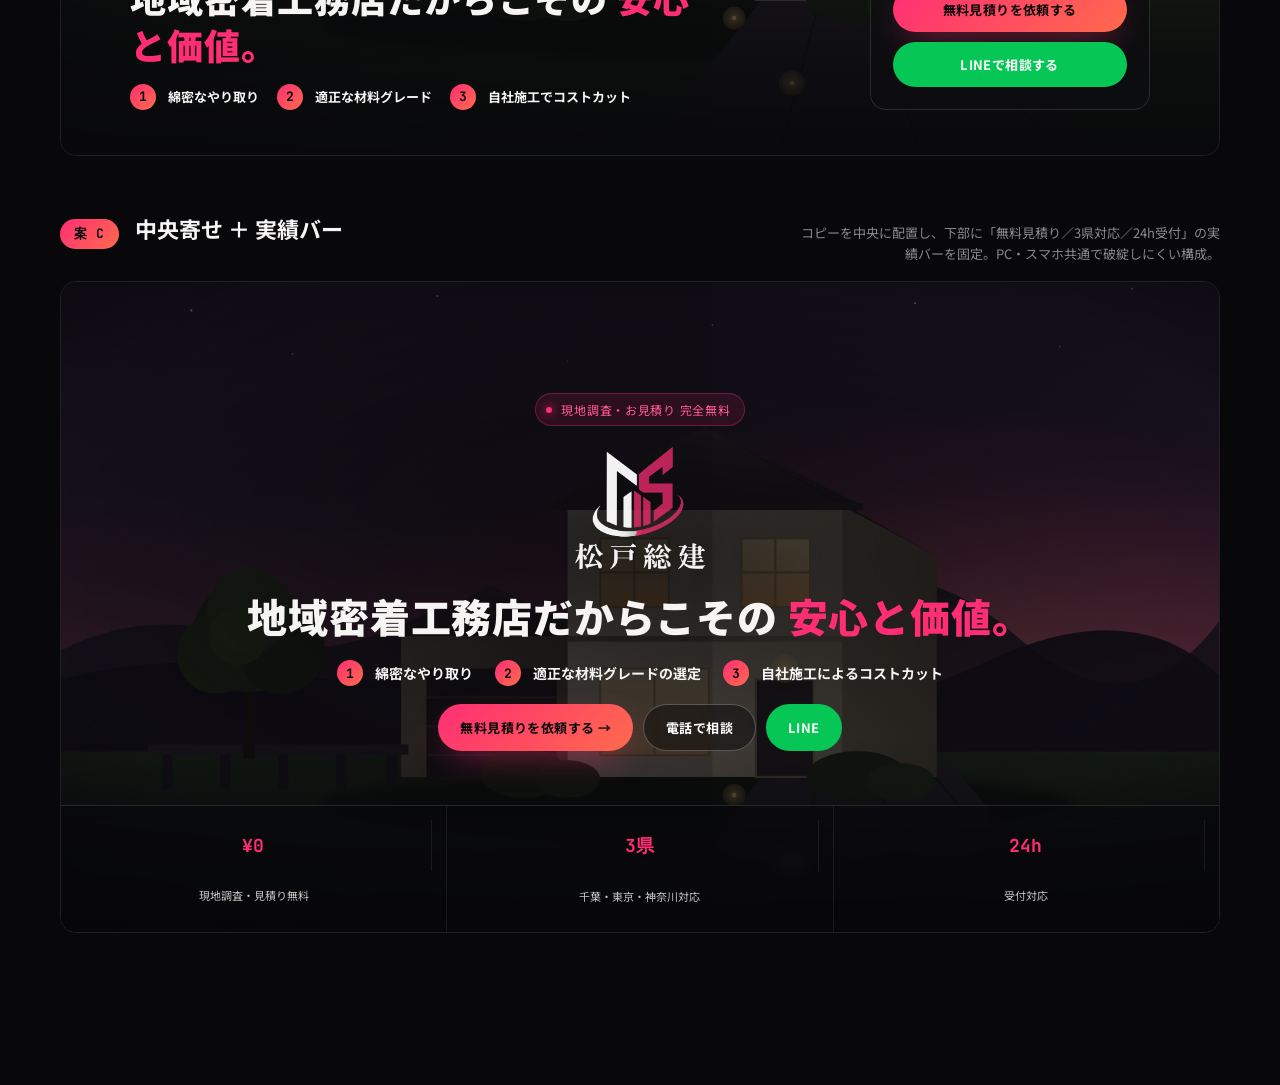
<file: project/ファーストビュー改良案.html>
<!doctype html>
<html lang="ja">
<head>
<meta charset="utf-8" />
<meta name="viewport" content="width=device-width, initial-scale=1" />
<title>ファーストビュー 改良案 | 松戸総建</title>
<link rel="preconnect" href="https://fonts.googleapis.com" />
<link rel="preconnect" href="https://fonts.gstatic.com" crossorigin />
<link href="https://fonts.googleapis.com/css2?family=Noto+Sans+JP:wght@400;500;700;900&family=JetBrains+Mono:wght@400;500;700&display=swap" rel="stylesheet" />
<style>
  :root{
    --bg:#0b0b0c; --pink:#ff2e74; --pink2:#ff5c92; --text:#f6f5f3; --soft:#c9c7c3; --muted:#8a888a;
    --grad-pink:linear-gradient(135deg,#ff2e74 0%,#ff6a4d 100%);
    --jp:"Noto Sans JP",sans-serif; --mono:"JetBrains Mono",monospace;
  }
  *{box-sizing:border-box;margin:0;padding:0;}
  body{background:#08080a;color:var(--text);font-family:var(--jp);padding:48px 24px 96px;}
  .page-head{max-width:1160px;margin:0 auto 40px;}
  .page-head .ey{font-family:var(--mono);font-size:12px;letter-spacing:.2em;color:var(--pink);text-transform:uppercase;display:flex;align-items:center;gap:10px;margin-bottom:14px;}
  .page-head .ey::before{content:"";width:28px;height:1px;background:var(--pink);}
  .page-head h1{font-size:32px;font-weight:900;letter-spacing:.02em;margin-bottom:12px;}
  .page-head p{color:var(--soft);font-size:15px;max-width:680px;line-height:1.8;}
  .opt{max-width:1160px;margin:0 auto 56px;}
  .opt-label{display:flex;align-items:baseline;gap:16px;margin-bottom:16px;}
  .opt-label .tag{font-family:var(--mono);font-size:13px;font-weight:700;color:#0a0a0a;background:var(--grad-pink);padding:6px 14px;border-radius:999px;letter-spacing:.05em;}
  .opt-label h2{font-size:22px;font-weight:700;}
  .opt-label .desc{color:var(--muted);font-size:13px;margin-left:auto;text-align:right;max-width:420px;line-height:1.6;}

  /* hero frame */
  .frame{position:relative;width:100%;aspect-ratio:16/9;border-radius:16px;overflow:hidden;border:1px solid rgba(255,255,255,.1);}
  .frame .bg{position:absolute;inset:0;background:url(assets/hero-house.svg) center/cover no-repeat;}
  .tag-pill{display:inline-flex;align-items:center;gap:9px;padding:7px 13px 7px 10px;border-radius:999px;background:rgba(255,46,116,.12);border:1px solid rgba(255,46,116,.35);font-size:12px;color:var(--pink2);letter-spacing:.06em;}
  .tag-pill .dot{width:6px;height:6px;border-radius:50%;background:var(--pink);box-shadow:0 0 10px var(--pink);}
  .logo{height:clamp(34px,5vw,56px);width:auto;display:block;}
  .hl{font-weight:900;line-height:1.3;letter-spacing:.02em;}
  .hl .pink{color:var(--pink);}
  .pts{display:flex;flex-direction:column;gap:9px;}
  .pts li{display:flex;align-items:center;gap:12px;font-weight:700;list-style:none;}
  .pts .n{flex-shrink:0;width:26px;height:26px;border-radius:50%;background:var(--grad-pink);color:#0a0a0a;display:grid;place-items:center;font-family:var(--mono);font-size:13px;font-weight:700;}
  .ctas{display:flex;gap:10px;flex-wrap:wrap;}
  .btn{display:inline-flex;align-items:center;gap:7px;padding:13px 22px;border-radius:999px;font-weight:700;font-size:13px;letter-spacing:.03em;text-decoration:none;white-space:nowrap;}
  .btn-pink{background:var(--grad-pink);color:#0a0a0a;box-shadow:0 12px 34px -12px rgba(255,46,116,.6);}
  .btn-ghost{background:rgba(10,10,12,.5);color:#fff;border:1px solid rgba(255,255,255,.25);backdrop-filter:blur(4px);}
  .btn-line{background:#06c755;color:#fff;}

  /* ---- Option A: left editorial ---- */
  .a-scrim{position:absolute;inset:0;background:linear-gradient(90deg,rgba(8,8,10,.94) 0%,rgba(8,8,10,.8) 38%,rgba(8,8,10,.25) 62%,transparent 100%);}
  .a-wrap{position:absolute;inset:0;display:flex;flex-direction:column;justify-content:center;gap:20px;padding:0 7%;max-width:620px;}
  .a-wrap .hl{font-size:clamp(22px,3.4vw,38px);}
  .a-wrap .pts li{font-size:15px;}

  /* ---- Option B: lower-left + frosted CTA card ---- */
  .b-scrim{position:absolute;inset:0;background:linear-gradient(0deg,rgba(8,8,10,.92) 0%,rgba(8,8,10,.55) 35%,transparent 70%),linear-gradient(90deg,rgba(8,8,10,.7),transparent 55%);}
  .b-wrap{position:absolute;left:6%;right:6%;bottom:7%;display:flex;align-items:flex-end;justify-content:space-between;gap:32px;}
  .b-left{display:flex;flex-direction:column;gap:16px;max-width:560px;}
  .b-left .hl{font-size:clamp(22px,3.2vw,36px);}
  .b-left .pts{flex-direction:row;flex-wrap:wrap;gap:8px 18px;}
  .b-left .pts li{font-size:13px;}
  .b-card{flex-shrink:0;width:280px;padding:22px;border-radius:16px;background:rgba(15,14,18,.66);backdrop-filter:blur(14px);border:1px solid rgba(255,255,255,.12);display:flex;flex-direction:column;gap:10px;}
  .b-card .lbl{font-family:var(--mono);font-size:11px;letter-spacing:.12em;color:var(--muted);}
  .b-card .tel{font-family:var(--mono);font-size:24px;font-weight:700;margin-bottom:6px;}
  .b-card .btn{justify-content:center;}

  /* ---- Option C: centered + bottom trust bar ---- */
  .c-scrim{position:absolute;inset:0;background:radial-gradient(80% 70% at 50% 42%,rgba(8,8,10,.85),rgba(8,8,10,.55) 70%,rgba(8,8,10,.85)),linear-gradient(0deg,rgba(8,8,10,.95),transparent 30%);}
  .c-wrap{position:absolute;inset:0;display:flex;flex-direction:column;align-items:center;justify-content:center;text-align:center;gap:18px;padding:0 8% 70px;}
  .c-wrap .logo{height:clamp(70px,11vw,128px);}
  .c-wrap .hl{font-size:clamp(22px,3.4vw,40px);}
  .c-wrap .pts{flex-direction:row;gap:8px 22px;flex-wrap:wrap;justify-content:center;}
  .c-wrap .pts li{font-size:14px;}
  .c-wrap .ctas{justify-content:center;}
  .c-bar{position:absolute;left:0;right:0;bottom:0;display:flex;border-top:1px solid rgba(255,255,255,.12);background:rgba(8,8,10,.6);backdrop-filter:blur(8px);}
  .c-bar div{flex:1;padding:14px;text-align:center;border-right:1px solid rgba(255,255,255,.08);}
  .c-bar div:last-child{border-right:none;}
  .c-bar .num{font-family:var(--mono);font-size:18px;font-weight:700;color:var(--pink);}
  .c-bar .t{font-size:11px;color:var(--soft);margin-top:2px;}

  @media(max-width:760px){
    .opt-label{flex-direction:column;gap:8px;}
    .opt-label .desc{margin-left:0;text-align:left;}
  }
</style>
</head>
<body>
  <div class="page-head">
    <div class="ey">First View / 改良案</div>
    <h1>ファーストビュー 3つの改良案</h1>
    <p>背景をよりリアルな住宅（夕暮れの戸建て）に差し替えたうえで、バランスを整えた3案です。気に入った案の番号を教えていただければ、本番ページ（index.html）に適用します。いずれもスマホ版は自動で中央寄せに切り替わります。</p>
  </div>

  <!-- OPTION A -->
  <section class="opt">
    <div class="opt-label">
      <span class="tag">案 A</span>
      <h2>左寄せ・エディトリアル</h2>
      <span class="desc">テキストを左に固定し縦中央配置。左から暗いスクリムをかけて視認性を確保。最も王道で力強い構成。</span>
    </div>
    <div class="frame">
      <div class="bg"></div>
      <div class="a-scrim"></div>
      <div class="a-wrap">
        <span class="tag-pill"><span class="dot"></span>現地調査・お見積り 完全無料</span>
        <img class="logo" src="assets/logo-full.png" alt="松戸総建" />
        <p class="hl">地域密着工務店だからこその<br /><span class="pink">安心と価値。</span></p>
        <ul class="pts">
          <li><span class="n">1</span>綿密なやり取り</li>
          <li><span class="n">2</span>適正な材料グレードの選定</li>
          <li><span class="n">3</span>自社施工によるコストカット</li>
        </ul>
        <div class="ctas">
          <a class="btn btn-pink" href="#">無料見積りを依頼する →</a>
          <a class="btn btn-ghost" href="#">電話で相談</a>
        </div>
      </div>
    </div>
  </section>

  <!-- OPTION B -->
  <section class="opt">
    <div class="opt-label">
      <span class="tag">案 B</span>
      <h2>下部左寄せ ＋ 連絡カード</h2>
      <span class="desc">住宅を大きく見せつつ、下部にコピー。右下にフロスト加工の連絡カード（電話＋CTA）を独立配置。情報がまとまり行動につながる構成。</span>
    </div>
    <div class="frame">
      <div class="bg"></div>
      <div class="b-scrim"></div>
      <div class="b-wrap">
        <div class="b-left">
          <img class="logo" src="assets/logo-full.png" alt="松戸総建" />
          <p class="hl">地域密着工務店だからこその <span class="pink">安心と価値。</span></p>
          <ul class="pts">
            <li><span class="n">1</span>綿密なやり取り</li>
            <li><span class="n">2</span>適正な材料グレード</li>
            <li><span class="n">3</span>自社施工でコストカット</li>
          </ul>
        </div>
        <div class="b-card">
          <span class="lbl">お電話でのご相談</span>
          <span class="tel">080-4478-0600</span>
          <a class="btn btn-pink" href="#">無料見積りを依頼する</a>
          <a class="btn btn-line" href="#">LINEで相談する</a>
        </div>
      </div>
    </div>
  </section>

  <!-- OPTION C -->
  <section class="opt">
    <div class="opt-label">
      <span class="tag">案 C</span>
      <h2>中央寄せ ＋ 実績バー</h2>
      <span class="desc">コピーを中央に配置し、下部に「無料見積り／3県対応／24h受付」の実績バーを固定。PC・スマホ共通で破綻しにくい構成。</span>
    </div>
    <div class="frame">
      <div class="bg"></div>
      <div class="c-scrim"></div>
      <div class="c-wrap">
        <span class="tag-pill"><span class="dot"></span>現地調査・お見積り 完全無料</span>
        <img class="logo" src="assets/logo-full.png" alt="松戸総建" />
        <p class="hl">地域密着工務店だからこその <span class="pink">安心と価値。</span></p>
        <ul class="pts">
          <li><span class="n">1</span>綿密なやり取り</li>
          <li><span class="n">2</span>適正な材料グレードの選定</li>
          <li><span class="n">3</span>自社施工によるコストカット</li>
        </ul>
        <div class="ctas">
          <a class="btn btn-pink" href="#">無料見積りを依頼する →</a>
          <a class="btn btn-ghost" href="#">電話で相談</a>
          <a class="btn btn-line" href="#">LINE</a>
        </div>
      </div>
      <div class="c-bar">
        <div><div class="num">¥0</div><div class="t">現地調査・見積り無料</div></div>
        <div><div class="num">3県</div><div class="t">千葉・東京・神奈川対応</div></div>
        <div><div class="num">24h</div><div class="t">受付対応</div></div>
      </div>
    </div>
  </section>
</body>
</html>
</file>
<file: project/styles.css>
/* ============================================================
   松戸総建 — Design Tokens
   Palette: deep black + hot pink accent
   ============================================================ */
:root {
  --bg: #0b0b0c;
  --bg-2: #111114;
  --bg-3: #17171b;
  --surface: #1c1c21;
  --border: rgba(255, 255, 255, 0.08);
  --border-strong: rgba(255, 255, 255, 0.16);
  --text: #f6f5f3;
  --text-soft: #c9c7c3;
  --text-muted: #8a888a;
  --pink: #ff2e74;
  --pink-2: #ff5c92;
  --pink-soft: #ffd2e1;
  --pink-deep: #c41e5b;
  --pink-glow: rgba(255, 46, 116, 0.35);
  --radius-sm: 6px;
  --radius: 12px;
  --radius-lg: 20px;
  --maxw: 1200px;
  --shadow-pink: 0 12px 40px -12px rgba(255, 46, 116, 0.55);
  --grad-pink: linear-gradient(135deg, #ff2e74 0%, #ff6a4d 100%);

  --font-jp: "Noto Sans JP", "Hiragino Kaku Gothic ProN", "Yu Gothic", sans-serif;
  --font-mono: "JetBrains Mono", "SFMono-Regular", Menlo, monospace;
}

/* ============================================================
   Base
   ============================================================ */
* { box-sizing: border-box; }
html { scroll-behavior: smooth; }
body {
  margin: 0;
  background: var(--bg);
  color: var(--text);
  font-family: var(--font-jp);
  font-weight: 400;
  line-height: 1.7;
  -webkit-font-smoothing: antialiased;
  text-rendering: optimizeLegibility;
  overflow-x: hidden;
}
img { max-width: 100%; display: block; }
a { color: inherit; text-decoration: none; }
button { font-family: inherit; cursor: pointer; border: none; background: none; color: inherit; }
input, textarea, select { font-family: inherit; color: inherit; }
h1, h2, h3, h4 { margin: 0; line-height: 1.25; font-weight: 700; letter-spacing: 0.01em; }
p { margin: 0; }
ul { margin: 0; padding: 0; list-style: none; }

.container {
  width: 100%;
  max-width: var(--maxw);
  margin: 0 auto;
  padding: 0 24px;
}

/* ============================================================
   Header
   ============================================================ */
.site-header {
  position: fixed;
  top: 0; left: 0; right: 0;
  z-index: 100;
  backdrop-filter: blur(14px);
  -webkit-backdrop-filter: blur(14px);
  background: rgba(11, 11, 12, 0.72);
  border-bottom: 1px solid var(--border);
  transition: background 0.3s ease;
}
.header-inner {
  display: flex;
  align-items: center;
  justify-content: space-between;
  height: 72px;
}
.brand {
  display: flex;
  align-items: center;
  gap: 12px;
  font-weight: 900;
  font-size: 20px;
  letter-spacing: 0.04em;
}
.brand-mark {
  width: 40px;
  height: 40px;
  display: grid;
  place-items: center;
  flex-shrink: 0;
}
.brand-mark img {
  width: 100%;
  height: 100%;
  object-fit: contain;
}
.brand-sub {
  display: block;
  font-size: 10px;
  color: var(--text-muted);
  font-weight: 500;
  letter-spacing: 0.18em;
  margin-top: 2px;
}
.nav {
  display: flex;
  align-items: center;
  gap: 28px;
}
.nav a {
  font-size: 13px;
  font-weight: 500;
  color: var(--text-soft);
  transition: color 0.2s;
  white-space: nowrap;
}
.nav a:hover { color: var(--pink); }
.header-cta {
  display: flex;
  align-items: center;
  gap: 10px;
}
.header-tel {
  display: flex;
  align-items: center;
  gap: 6px;
  font-size: 13px;
  color: var(--text-soft);
  font-weight: 500;
}
.header-tel strong {
  font-family: var(--font-mono);
  font-size: 16px;
  color: var(--text);
  letter-spacing: 0.04em;
  white-space: nowrap;
}
.hamburger {
  display: none;
  width: 40px; height: 40px;
  position: relative;
}
.hamburger span {
  position: absolute;
  left: 8px; right: 8px;
  height: 2px;
  background: var(--text);
  transition: all 0.25s ease;
}
.hamburger span:nth-child(1) { top: 14px; }
.hamburger span:nth-child(2) { top: 19px; }
.hamburger span:nth-child(3) { top: 24px; }
.hamburger.is-open span:nth-child(1) { top: 19px; transform: rotate(45deg); }
.hamburger.is-open span:nth-child(2) { opacity: 0; }
.hamburger.is-open span:nth-child(3) { top: 19px; transform: rotate(-45deg); }

/* ============================================================
   Buttons
   ============================================================ */
.btn {
  display: inline-flex;
  align-items: center;
  justify-content: center;
  gap: 8px;
  padding: 14px 26px;
  border-radius: 999px;
  font-weight: 700;
  font-size: 14px;
  letter-spacing: 0.04em;
  transition: transform 0.2s ease, box-shadow 0.2s ease, background 0.2s;
  white-space: nowrap;
}
.btn-pink {
  background: var(--grad-pink);
  color: #0a0a0a;
  box-shadow: var(--shadow-pink);
}
.btn-pink:hover { transform: translateY(-2px); box-shadow: 0 18px 50px -10px rgba(255, 46, 116, 0.7); }
.btn-ghost {
  background: transparent;
  color: var(--text);
  border: 1px solid var(--border-strong);
}
.btn-ghost:hover { border-color: var(--pink); color: var(--pink); }
.btn-line {
  background: #06c755;
  color: #fff;
}
.btn-line:hover { transform: translateY(-2px); }
.btn-lg { padding: 18px 34px; font-size: 15px; }
.btn-sm { padding: 10px 18px; font-size: 13px; }
.btn .arrow {
  display: inline-block;
  width: 18px; height: 18px;
  border-radius: 50%;
  background: rgba(0,0,0,0.15);
  position: relative;
}
.btn .arrow::after {
  content: "";
  position: absolute;
  top: 50%; left: 50%;
  width: 6px; height: 6px;
  border-top: 1.5px solid currentColor;
  border-right: 1.5px solid currentColor;
  transform: translate(-65%, -50%) rotate(45deg);
}

/* ============================================================
   Section primitives
   ============================================================ */
section { padding: 100px 0; position: relative; }
.section-head {
  display: flex;
  align-items: flex-end;
  justify-content: space-between;
  margin-bottom: 56px;
  gap: 24px;
  flex-wrap: wrap;
}
.section-eyebrow {
  display: inline-flex;
  align-items: center;
  gap: 10px;
  font-family: var(--font-mono);
  font-size: 12px;
  letter-spacing: 0.2em;
  color: var(--pink);
  text-transform: uppercase;
  margin-bottom: 14px;
  font-weight: 500;
}
.section-eyebrow::before {
  content: "";
  width: 28px; height: 1px;
  background: var(--pink);
}
.section-title {
  font-size: clamp(28px, 4vw, 44px);
  font-weight: 900;
  letter-spacing: 0.02em;
  line-height: 1.2;
}
.section-title em {
  font-style: normal;
  color: var(--pink);
}
.section-lead {
  color: var(--text-soft);
  max-width: 520px;
  font-size: 15px;
}

/* ============================================================
   Hero
   ============================================================ */
.hero {
  padding: 130px 0 150px;
  position: relative;
  overflow: hidden;
  min-height: 100vh;
  display: flex;
  align-items: center;
}
.hero::before {
  content: "";
  position: absolute;
  inset: 0;
  background:
    radial-gradient(60% 60% at 85% 20%, rgba(255, 46, 116, 0.22), transparent 60%),
    radial-gradient(45% 40% at 10% 90%, rgba(255, 46, 116, 0.12), transparent 60%);
  pointer-events: none;
  z-index: 1;
}
.hero::after {
  content: "";
  position: absolute;
  inset: 0;
  background-image:
    linear-gradient(rgba(255,255,255,0.025) 1px, transparent 1px),
    linear-gradient(90deg, rgba(255,255,255,0.025) 1px, transparent 1px);
  background-size: 80px 80px;
  mask-image: radial-gradient(ellipse at center, black 30%, transparent 75%);
  pointer-events: none;
  z-index: 1;
}
/* Full-bleed exterior-construction photo behind hero content */
.hero-bg {
  position: absolute;
  inset: 0;
  width: 100%;
  height: 100%;
  display: block;
  z-index: 0;
}
.hero-bg::part(empty) {
  background:
    repeating-linear-gradient(135deg,
      rgba(255, 46, 116, 0.06) 0,
      rgba(255, 46, 116, 0.06) 2px,
      transparent 2px,
      transparent 16px),
    linear-gradient(135deg, #16161a 0%, #0d0d10 100%);
}
.hero-overlay {
  position: absolute;
  inset: 0;
  z-index: 1;
  pointer-events: none;
  background:
    linear-gradient(90deg, rgba(8,8,10,0.92) 0%, rgba(8,8,10,0.78) 45%, rgba(8,8,10,0.45) 100%),
    linear-gradient(0deg, rgba(8,8,10,0.85) 0%, transparent 40%);
}
.hero-overlay {
  position: absolute;
  inset: 0;
  z-index: 1;
  pointer-events: none;
  background:
    radial-gradient(82% 72% at 50% 44%, rgba(8,8,10,0.82), rgba(8,8,10,0.5) 68%, rgba(8,8,10,0.82)),
    linear-gradient(0deg, rgba(8,8,10,0.95) 0%, transparent 32%);
}
.hero-inner {
  position: relative;
  z-index: 2;
  display: flex;
  justify-content: center;
  width: 100%;
}
.hero-text {
  max-width: 900px;
  display: flex;
  flex-direction: column;
  align-items: center;
  text-align: center;
}
.hero-tag {
  display: inline-flex;
  align-items: center;
  gap: 10px;
  padding: 8px 14px 8px 10px;
  border-radius: 999px;
  background: rgba(255, 46, 116, 0.1);
  border: 1px solid rgba(255, 46, 116, 0.3);
  font-size: 12px;
  color: var(--pink-2);
  letter-spacing: 0.08em;
  margin-bottom: 28px;
  font-weight: 500;
}
.hero-tag .dot {
  width: 6px; height: 6px;
  border-radius: 50%;
  background: var(--pink);
  box-shadow: 0 0 12px var(--pink);
  animation: pulse 1.8s ease-in-out infinite;
}
@keyframes pulse {
  0%, 100% { opacity: 1; transform: scale(1); }
  50% { opacity: 0.5; transform: scale(0.8); }
}
.hero-brand-logo {
  display: block;
  width: clamp(280px, 42vw, 520px);
  height: auto;
  margin: 0 0 28px 0;
  filter: drop-shadow(0 12px 40px rgba(255, 46, 116, 0.3));
}
.hero-brand-name {
  font-size: clamp(48px, 8vw, 96px);
  font-weight: 900;
  letter-spacing: 0.06em;
  line-height: 1;
  margin-bottom: 24px;
  background: linear-gradient(180deg, #fff 0%, #c9c7c3 100%);
  -webkit-background-clip: text;
  background-clip: text;
  color: transparent;
}
.hero-headline {
  font-size: clamp(24px, 3vw, 40px);
  font-weight: 900;
  letter-spacing: 0.02em;
  line-height: 1.4;
  margin-bottom: 22px;
}
.hero-headline .pink { color: var(--pink); }
.hero-sub {
  font-size: 16px;
  color: var(--text-soft);
  line-height: 1.85;
  margin-bottom: 40px;
  max-width: 480px;
}
.hero-meta {
  display: flex;
  flex-wrap: wrap;
  gap: 8px 24px;
  margin-bottom: 36px;
  font-size: 13px;
  color: var(--text-muted);
}
.hero-meta span {
  display: inline-flex;
  align-items: center;
  gap: 6px;
}
.hero-meta span::before {
  content: "✓";
  color: var(--pink);
  font-weight: 700;
}
.hero-ctas {
  display: flex;
  flex-wrap: wrap;
  justify-content: center;
  gap: 12px;
}
/* Hero bottom stat bar (option C) */
.hero-bar {
  position: absolute;
  left: 0; right: 0; bottom: 0;
  z-index: 2;
  display: flex;
  border-top: 1px solid var(--border);
  background: rgba(8,8,10,0.6);
  backdrop-filter: blur(8px);
  -webkit-backdrop-filter: blur(8px);
}
.hero-bar-item {
  flex: 1;
  padding: 18px 16px;
  text-align: center;
  border-right: 1px solid var(--border);
}
.hero-bar-item:last-child { border-right: none; }
.hero-bar-item .num {
  display: block;
  font-family: var(--font-mono);
  font-size: 22px;
  font-weight: 700;
  color: var(--pink);
  line-height: 1;
  margin-bottom: 6px;
}
.hero-bar-item .t {
  font-size: 12px;
  color: var(--text-soft);
}

/* Hero points (1-2-3 list) */
.hero-points {
  display: flex;
  flex-direction: row;
  flex-wrap: wrap;
  justify-content: center;
  gap: 12px 26px;
  margin-bottom: 32px;
}
.hero-points li {
  display: flex;
  align-items: center;
  gap: 16px;
  font-size: 17px;
  font-weight: 700;
  letter-spacing: 0.02em;
}
.hero-points-num {
  flex-shrink: 0;
  width: 34px; height: 34px;
  border-radius: 50%;
  background: var(--grad-pink);
  color: #0a0a0a;
  display: grid;
  place-items: center;
  font-family: var(--font-mono);
  font-size: 16px;
  font-weight: 700;
  box-shadow: 0 4px 16px -4px var(--pink-glow);
}
.hero-visual {
  position: relative;
  aspect-ratio: 4/5;
  border-radius: var(--radius-lg);
  overflow: hidden;
  border: 1px solid var(--border);
  background: var(--bg-2);
}
.hero-visual .ph {
  position: absolute;
  inset: 0;
  background:
    repeating-linear-gradient(135deg,
      rgba(255, 46, 116, 0.06) 0,
      rgba(255, 46, 116, 0.06) 2px,
      transparent 2px,
      transparent 14px),
    linear-gradient(135deg, #1a1a1f 0%, #0f0f12 100%);
  display: grid;
  place-items: center;
}
.hero-visual .ph-label {
  font-family: var(--font-mono);
  font-size: 12px;
  color: var(--text-muted);
  letter-spacing: 0.1em;
  padding: 8px 16px;
  border: 1px dashed var(--border-strong);
  border-radius: 4px;
}
.hero-visual::after {
  content: "";
  position: absolute;
  inset: 0;
  background: linear-gradient(180deg, transparent 50%, rgba(0,0,0,0.6) 100%);
}
.hero-stat {
  position: absolute;
  bottom: 24px; left: 24px;
  right: 24px;
  z-index: 2;
  display: flex;
  justify-content: space-between;
  gap: 12px;
}
.hero-stat-item {
  flex: 1;
  padding: 14px 16px;
  background: rgba(11,11,12,0.7);
  backdrop-filter: blur(10px);
  border: 1px solid var(--border);
  border-radius: 10px;
}
.hero-stat-item .num {
  font-family: var(--font-mono);
  font-size: 22px;
  font-weight: 700;
  color: var(--pink);
  display: block;
  line-height: 1;
  margin-bottom: 4px;
}
.hero-stat-item .lbl {
  font-size: 11px;
  color: var(--text-muted);
  letter-spacing: 0.06em;
}
.hero-scroll {
  position: absolute;
  bottom: 28px;
  left: 50%;
  transform: translateX(-50%);
  font-family: var(--font-mono);
  font-size: 10px;
  letter-spacing: 0.3em;
  color: var(--text-muted);
  z-index: 3;
  display: flex;
  flex-direction: column;
  align-items: center;
  gap: 12px;
}
.hero-scroll::after {
  content: "";
  width: 1px;
  height: 36px;
  background: linear-gradient(180deg, var(--pink), transparent);
}

/* ============================================================
   Reasons
   ============================================================ */
.reasons-grid {
  display: grid;
  grid-template-columns: repeat(2, 1fr);
  gap: 1px;
  background: var(--border);
  border: 1px solid var(--border);
  border-radius: var(--radius-lg);
  overflow: hidden;
}
.reason {
  background: var(--bg);
  padding: 44px 36px;
  transition: background 0.3s;
  position: relative;
}
.reason:hover { background: var(--bg-2); }
.reason-num {
  font-family: var(--font-mono);
  font-size: 12px;
  color: var(--pink);
  letter-spacing: 0.2em;
  margin-bottom: 24px;
  display: flex;
  align-items: center;
  gap: 10px;
}
.reason-num::before {
  content: "";
  width: 6px; height: 6px;
  border-radius: 50%;
  background: var(--pink);
}
.reason h3 {
  font-size: 22px;
  margin-bottom: 14px;
  letter-spacing: 0.02em;
}
.reason p {
  font-size: 14px;
  color: var(--text-soft);
  line-height: 1.85;
}

.areas-strip {
  margin-top: 64px;
  padding: 36px;
  background: var(--bg-2);
  border: 1px solid var(--border);
  border-radius: var(--radius-lg);
  display: flex;
  align-items: center;
  justify-content: space-between;
  gap: 32px;
  flex-wrap: wrap;
}
.areas-strip-label {
  font-size: 14px;
  color: var(--text-soft);
  font-weight: 700;
}
.areas-strip-label small {
  display: block;
  font-family: var(--font-mono);
  font-size: 11px;
  color: var(--pink);
  letter-spacing: 0.2em;
  font-weight: 500;
  margin-bottom: 6px;
}
.areas-strip-list {
  display: flex;
  gap: 28px;
  flex-wrap: wrap;
}
.areas-strip-list li {
  font-size: 18px;
  font-weight: 700;
  display: flex;
  align-items: center;
  gap: 10px;
}
.areas-strip-list li::before {
  content: "";
  width: 8px; height: 8px;
  background: var(--pink);
  transform: rotate(45deg);
}

/* ============================================================
   President greeting
   ============================================================ */
.president-grid {
  display: grid;
  grid-template-columns: 0.8fr 1.2fr;
  gap: 56px;
  align-items: stretch;
}
.president-photo {
  position: relative;
  border-radius: var(--radius-lg);
  overflow: hidden;
  border: 1px solid var(--border);
  min-height: 420px;
}
.president-photo .ph {
  position: absolute;
  inset: 0;
  background:
    repeating-linear-gradient(135deg,
      rgba(255, 46, 116, 0.06) 0,
      rgba(255, 46, 116, 0.06) 2px,
      transparent 2px,
      transparent 14px),
    linear-gradient(135deg, #1a1a1f 0%, #0f0f12 100%);
  display: grid;
  place-items: center;
}
.president-photo .ph-label {
  font-family: var(--font-mono);
  font-size: 12px;
  color: var(--text-muted);
  letter-spacing: 0.1em;
  padding: 8px 16px;
  border: 1px dashed var(--border-strong);
  border-radius: 4px;
}
.president-badge {
  position: absolute;
  bottom: 18px; left: 18px;
  z-index: 2;
  font-size: 12px;
  font-weight: 700;
  letter-spacing: 0.08em;
  padding: 8px 14px;
  background: rgba(11,11,12,0.78);
  backdrop-filter: blur(8px);
  border: 1px solid var(--border);
  border-radius: 999px;
  color: var(--pink-2);
}
.president-body {
  display: flex;
  flex-direction: column;
  justify-content: center;
}
.president-lead {
  font-size: clamp(22px, 2.6vw, 30px);
  font-weight: 900;
  letter-spacing: 0.02em;
  line-height: 1.45;
  margin-bottom: 26px;
}
.president-text {
  font-size: 15px;
  color: var(--text-soft);
  line-height: 1.95;
  margin-bottom: 18px;
}
.president-sign {
  margin-top: 14px;
  display: flex;
  align-items: baseline;
  gap: 16px;
}
.president-sign-label {
  font-size: 12px;
  color: var(--text-muted);
  font-family: var(--font-mono);
  letter-spacing: 0.1em;
}
.president-sign-name {
  font-size: 22px;
  font-weight: 700;
  letter-spacing: 0.1em;
}

/* Works "もっと見る" */
.work.is-hidden { display: none; }
.works-more {
  display: flex;
  justify-content: center;
  margin-bottom: 40px;
}

/* ============================================================
   Recruit
   ============================================================ */
.recruit-grid {
  display: grid;
  grid-template-columns: 1fr 1.4fr;
  gap: 24px;
}
.recruit-highlight {
  padding: 44px 40px;
  border-radius: var(--radius-lg);
  background:
    radial-gradient(120% 120% at 0% 0%, rgba(255, 46, 116, 0.22), transparent 60%),
    var(--bg-2);
  border: 1px solid rgba(255, 46, 116, 0.3);
  display: flex;
  flex-direction: column;
  justify-content: center;
}
.recruit-jobs {
  margin-bottom: 26px;
  padding-bottom: 24px;
  border-bottom: 1px solid rgba(255, 46, 116, 0.25);
}
.recruit-jobs-label {
  display: block;
  font-size: 12px;
  font-family: var(--font-mono);
  letter-spacing: 0.1em;
  color: var(--text-muted);
  margin-bottom: 12px;
}
.recruit-jobs-tags {
  display: flex;
  flex-wrap: wrap;
  gap: 10px;
}
.recruit-job-tag {
  font-size: 18px;
  font-weight: 700;
  letter-spacing: 0.04em;
  padding: 8px 22px;
  border-radius: 999px;
  background: var(--grad-pink);
  color: #0a0a0a;
  box-shadow: 0 6px 20px -6px var(--pink-glow);
}
.recruit-highlight-label {
  font-family: var(--font-mono);
  font-size: 12px;
  letter-spacing: 0.2em;
  color: var(--pink);
  margin-bottom: 18px;
}
.recruit-highlight-num {
  font-family: var(--font-mono);
  font-size: clamp(30px, 4.4vw, 46px);
  font-weight: 700;
  line-height: 1.1;
  letter-spacing: -0.01em;
  color: var(--text);
}
.recruit-highlight-num small {
  font-size: 0.46em;
  font-family: var(--font-jp);
  font-weight: 700;
  color: var(--text-soft);
  margin-left: 2px;
}
.recruit-highlight-note {
  margin-top: 16px;
  font-size: 14px;
  color: var(--pink-2);
  font-weight: 700;
}
.recruit-points {
  display: grid;
  grid-template-columns: 1fr 1fr;
  gap: 1px;
  background: var(--border);
  border: 1px solid var(--border);
  border-radius: var(--radius-lg);
  overflow: hidden;
}
.recruit-points li {
  background: var(--bg-2);
  padding: 28px 26px;
  transition: background 0.3s;
}
.recruit-points li:hover { background: var(--bg-3); }
.recruit-point-label {
  display: inline-block;
  font-size: 12px;
  font-weight: 700;
  letter-spacing: 0.08em;
  color: var(--pink);
  padding: 4px 12px;
  border: 1px solid rgba(255, 46, 116, 0.3);
  border-radius: 999px;
  margin-bottom: 16px;
}
.recruit-point-val {
  font-size: 19px;
  font-weight: 700;
  line-height: 1.4;
  margin-bottom: 6px;
}
.recruit-point-sub {
  font-size: 13px;
  color: var(--text-muted);
}
.recruit-cta {
  margin-top: 28px;
  padding: 26px 32px;
  background: var(--bg-2);
  border: 1px solid var(--border);
  border-radius: var(--radius-lg);
  display: flex;
  align-items: center;
  justify-content: space-between;
  gap: 20px;
  flex-wrap: wrap;
}
.recruit-cta-text {
  font-size: 14px;
  color: var(--text-soft);
}
.recruit-cta-text strong {
  display: block;
  font-size: 17px;
  color: var(--text);
  margin-bottom: 4px;
}

/* ============================================================
   Services
   ============================================================ */
.services {
  background: var(--bg-2);
  border-top: 1px solid var(--border);
  border-bottom: 1px solid var(--border);
}
.services-grid {
  display: grid;
  grid-template-columns: repeat(3, 1fr);
  gap: 24px;
}
.service {
  background: var(--bg);
  border: 1px solid var(--border);
  border-radius: var(--radius-lg);
  overflow: hidden;
  display: flex;
  flex-direction: column;
  transition: transform 0.3s, border-color 0.3s;
}
.service:hover { transform: translateY(-6px); border-color: var(--pink); }
.service-img {
  aspect-ratio: 16/10;
  background:
    repeating-linear-gradient(135deg,
      rgba(255, 46, 116, 0.08) 0,
      rgba(255, 46, 116, 0.08) 2px,
      transparent 2px,
      transparent 12px),
    linear-gradient(135deg, #1a1a1f 0%, #0f0f12 100%);
  position: relative;
  display: grid;
  place-items: center;
}
.service-img .ph-label {
  font-family: var(--font-mono);
  font-size: 11px;
  color: var(--text-muted);
  letter-spacing: 0.12em;
  padding: 6px 12px;
  border: 1px dashed var(--border-strong);
  border-radius: 4px;
}
.service-num {
  position: absolute;
  top: 18px; left: 18px;
  font-family: var(--font-mono);
  font-size: 11px;
  color: var(--pink);
  letter-spacing: 0.2em;
  padding: 6px 10px;
  background: rgba(11,11,12,0.8);
  border: 1px solid var(--border);
  border-radius: 4px;
}
.service-body {
  padding: 28px;
  display: flex;
  flex-direction: column;
  flex: 1;
}
.service h3 {
  font-size: 22px;
  margin-bottom: 12px;
}
.service-desc {
  font-size: 14px;
  color: var(--text-soft);
  margin-bottom: 22px;
  line-height: 1.8;
}
.service-list {
  display: flex;
  flex-wrap: wrap;
  gap: 6px;
  margin-bottom: 24px;
}
.service-list li {
  font-size: 12px;
  padding: 5px 11px;
  background: var(--bg-2);
  border: 1px solid var(--border);
  border-radius: 999px;
  color: var(--text-soft);
}
.service-cta {
  margin-top: auto;
  font-size: 13px;
  font-weight: 700;
  color: var(--pink);
  display: inline-flex;
  align-items: center;
  gap: 8px;
}
.service-cta::after {
  content: "→";
  transition: transform 0.2s;
}
.service:hover .service-cta::after { transform: translateX(4px); }

/* ============================================================
   Works (Instagram-style grid)
   ============================================================ */
.works-grid {
  display: grid;
  grid-template-columns: repeat(4, 1fr);
  gap: 12px;
  margin-bottom: 40px;
}
.work {
  aspect-ratio: 1;
  background:
    repeating-linear-gradient(45deg,
      rgba(255, 46, 116, 0.08) 0,
      rgba(255, 46, 116, 0.08) 2px,
      transparent 2px,
      transparent 12px),
    linear-gradient(135deg, #1a1a1f 0%, #0f0f12 100%);
  border-radius: var(--radius);
  position: relative;
  overflow: hidden;
  display: grid;
  place-items: center;
  border: 1px solid var(--border);
  transition: transform 0.3s;
}
.work:hover { transform: scale(1.02); }
.work-label {
  font-family: var(--font-mono);
  font-size: 10px;
  color: var(--text-muted);
  letter-spacing: 0.1em;
  padding: 4px 10px;
  background: rgba(11,11,12,0.7);
  border-radius: 4px;
}
.work-tag {
  position: absolute;
  top: 10px; left: 10px;
  font-size: 10px;
  color: var(--pink);
  font-weight: 700;
  letter-spacing: 0.08em;
}
.works-cta {
  display: flex;
  align-items: center;
  justify-content: space-between;
  padding: 24px 28px;
  background: var(--bg-2);
  border: 1px solid var(--border);
  border-radius: var(--radius-lg);
  gap: 16px;
  flex-wrap: wrap;
}
.works-cta-text {
  display: flex;
  align-items: center;
  gap: 14px;
  font-size: 14px;
  color: var(--text-soft);
}
.ig-icon {
  width: 36px; height: 36px;
  border-radius: 8px;
  background: linear-gradient(135deg, #feda77, #f58529, #dd2a7b, #8134af, #515bd4);
  display: grid;
  place-items: center;
  color: white;
  font-size: 18px;
}

/* ============================================================
   Pricing
   ============================================================ */
.pricing {
  background: var(--bg-2);
  border-top: 1px solid var(--border);
  border-bottom: 1px solid var(--border);
}
.pricing-grid {
  display: grid;
  grid-template-columns: repeat(5, 1fr);
  gap: 1px;
  background: var(--border);
  border: 1px solid var(--border);
  border-radius: var(--radius-lg);
  overflow: hidden;
}
.price-item {
  background: var(--bg);
  padding: 36px 24px;
  text-align: center;
  transition: background 0.3s;
}
.price-item:hover { background: var(--bg-3); }
.price-item h4 {
  font-size: 14px;
  font-weight: 700;
  color: var(--text-soft);
  margin-bottom: 18px;
  letter-spacing: 0.06em;
}
.price-num {
  font-family: var(--font-mono);
  font-size: 32px;
  font-weight: 700;
  color: var(--pink);
  letter-spacing: -0.02em;
  line-height: 1;
  margin-bottom: 6px;
}
.price-num small {
  font-size: 14px;
  color: var(--text-soft);
  font-family: var(--font-jp);
  font-weight: 500;
  margin-left: 2px;
}
.price-note {
  font-size: 11px;
  color: var(--text-muted);
  letter-spacing: 0.02em;
}
.pricing-disclaimer {
  margin-top: 20px;
  font-size: 12px;
  color: var(--text-muted);
  text-align: right;
  font-family: var(--font-mono);
}

/* ============================================================
   Flow / Steps
   ============================================================ */
.flow-grid {
  display: grid;
  grid-template-columns: repeat(6, 1fr);
  gap: 16px;
  position: relative;
}
.flow-grid::before {
  content: "";
  position: absolute;
  top: 28px;
  left: 8%;
  right: 8%;
  height: 1px;
  background: linear-gradient(90deg, transparent, var(--pink), transparent);
  z-index: 0;
}
.step {
  position: relative;
  z-index: 1;
  text-align: center;
  padding: 0 8px;
}
.step-num {
  width: 56px; height: 56px;
  border-radius: 50%;
  margin: 0 auto 20px;
  background: var(--bg);
  border: 1px solid var(--border-strong);
  display: grid;
  place-items: center;
  font-family: var(--font-mono);
  font-size: 18px;
  font-weight: 700;
  color: var(--pink);
  transition: all 0.3s;
}
.step:hover .step-num {
  background: var(--pink);
  color: #0a0a0a;
  border-color: var(--pink);
  transform: scale(1.05);
  box-shadow: var(--shadow-pink);
}
.step h4 {
  font-size: 15px;
  margin-bottom: 8px;
  letter-spacing: 0.02em;
}
.step p {
  font-size: 12px;
  color: var(--text-muted);
  line-height: 1.7;
}

/* ============================================================
   FAQ
   ============================================================ */
.faq {
  background: var(--bg-2);
  border-top: 1px solid var(--border);
  border-bottom: 1px solid var(--border);
}
.faq-list {
  max-width: 880px;
  margin: 0 auto;
}
.faq-item {
  border-bottom: 1px solid var(--border);
}
.faq-item:first-child { border-top: 1px solid var(--border); }
.faq-q {
  width: 100%;
  text-align: left;
  padding: 26px 0;
  display: flex;
  align-items: center;
  justify-content: space-between;
  gap: 24px;
  font-size: 16px;
  font-weight: 700;
  transition: color 0.2s;
}
.faq-q:hover { color: var(--pink); }
.faq-q-mark {
  font-family: var(--font-mono);
  font-size: 14px;
  color: var(--pink);
  margin-right: 14px;
  flex-shrink: 0;
}
.faq-q-text { flex: 1; }
.faq-icon {
  width: 32px; height: 32px;
  border-radius: 50%;
  background: var(--bg-3);
  display: grid;
  place-items: center;
  flex-shrink: 0;
  position: relative;
  transition: background 0.3s;
}
.faq-icon::before, .faq-icon::after {
  content: "";
  position: absolute;
  background: var(--text);
  transition: transform 0.3s, background 0.3s;
}
.faq-icon::before { width: 12px; height: 1.5px; }
.faq-icon::after { width: 1.5px; height: 12px; }
.faq-item.is-open .faq-icon { background: var(--pink); }
.faq-item.is-open .faq-icon::before,
.faq-item.is-open .faq-icon::after { background: #0a0a0a; }
.faq-item.is-open .faq-icon::after { transform: rotate(90deg); }
.faq-a {
  max-height: 0;
  overflow: hidden;
  transition: max-height 0.35s ease;
}
.faq-a-inner {
  padding: 0 0 26px 42px;
  font-size: 14px;
  color: var(--text-soft);
  line-height: 1.85;
}

/* ============================================================
   Areas
   ============================================================ */
.areas-grid {
  display: grid;
  grid-template-columns: repeat(3, 1fr);
  gap: 20px;
}
.area {
  padding: 36px 32px;
  background: var(--bg-2);
  border: 1px solid var(--border);
  border-radius: var(--radius-lg);
  position: relative;
  overflow: hidden;
  transition: border-color 0.3s, transform 0.3s;
}
.area:hover { border-color: var(--pink); transform: translateY(-4px); }
.area-pref {
  font-size: 12px;
  font-family: var(--font-mono);
  color: var(--pink);
  letter-spacing: 0.2em;
  margin-bottom: 10px;
}
.area h3 {
  font-size: 28px;
  margin-bottom: 18px;
  letter-spacing: 0.04em;
}
.area-cities {
  font-size: 14px;
  color: var(--text-soft);
  line-height: 1.8;
}
.area::after {
  content: "";
  position: absolute;
  top: -30px; right: -30px;
  width: 120px; height: 120px;
  border-radius: 50%;
  background: radial-gradient(circle, rgba(255, 46, 116, 0.15), transparent 70%);
}
.areas-note {
  margin-top: 28px;
  font-size: 13px;
  color: var(--text-muted);
  text-align: center;
}

/* ============================================================
   Form
   ============================================================ */
.contact-grid {
  display: grid;
  grid-template-columns: 0.85fr 1.15fr;
  gap: 64px;
  align-items: start;
}
.contact-info { position: sticky; top: 100px; }
.contact-stats {
  margin-top: 36px;
  display: grid;
  grid-template-columns: repeat(2, 1fr);
  gap: 1px;
  background: var(--border);
  border: 1px solid var(--border);
  border-radius: var(--radius);
  overflow: hidden;
}
.contact-stat {
  background: var(--bg-2);
  padding: 22px;
}
.contact-stat .num {
  font-family: var(--font-mono);
  font-size: 28px;
  font-weight: 700;
  color: var(--pink);
  line-height: 1;
  margin-bottom: 6px;
}
.contact-stat .lbl {
  font-size: 12px;
  color: var(--text-muted);
}
.contact-channels {
  margin-top: 32px;
  display: flex;
  flex-direction: column;
  gap: 10px;
}
.channel {
  display: flex;
  align-items: center;
  gap: 16px;
  padding: 16px 20px;
  border: 1px solid var(--border);
  border-radius: var(--radius);
  background: var(--bg-2);
  transition: border-color 0.2s, transform 0.2s;
}
.channel:hover { border-color: var(--pink); transform: translateX(4px); }
.channel-icon {
  width: 40px; height: 40px;
  border-radius: 10px;
  background: var(--bg);
  display: grid;
  place-items: center;
  font-size: 18px;
  color: var(--pink);
}
.channel-meta { flex: 1; }
.channel-meta .lbl {
  font-size: 11px;
  color: var(--text-muted);
  letter-spacing: 0.1em;
  font-family: var(--font-mono);
}
.channel-meta .val {
  font-size: 17px;
  font-weight: 700;
  font-family: var(--font-mono);
}
.form {
  background: var(--bg-2);
  border: 1px solid var(--border);
  border-radius: var(--radius-lg);
  padding: 40px;
}
.form-row {
  display: grid;
  grid-template-columns: 1fr 1fr;
  gap: 16px;
}
.field { margin-bottom: 20px; }
.field label {
  display: flex;
  align-items: center;
  gap: 8px;
  font-size: 13px;
  font-weight: 700;
  margin-bottom: 8px;
  color: var(--text);
}
.field label .req {
  font-size: 10px;
  padding: 2px 6px;
  background: var(--pink);
  color: #0a0a0a;
  border-radius: 3px;
  letter-spacing: 0.05em;
  font-weight: 700;
}
.field label .opt {
  font-size: 10px;
  padding: 2px 6px;
  background: var(--bg-3);
  color: var(--text-muted);
  border-radius: 3px;
  letter-spacing: 0.05em;
  font-weight: 500;
}
.field input,
.field textarea,
.field select {
  width: 100%;
  padding: 14px 16px;
  background: var(--bg);
  border: 1px solid var(--border-strong);
  border-radius: var(--radius-sm);
  color: var(--text);
  font-size: 14px;
  transition: border-color 0.2s, box-shadow 0.2s;
}
.field input:focus,
.field textarea:focus,
.field select:focus {
  outline: none;
  border-color: var(--pink);
  box-shadow: 0 0 0 3px rgba(255, 46, 116, 0.15);
}
.field textarea { resize: vertical; min-height: 120px; }
.field input::placeholder, .field textarea::placeholder { color: var(--text-muted); }
.checkboxes {
  display: grid;
  grid-template-columns: repeat(4, 1fr);
  gap: 8px;
}
.check-tile {
  position: relative;
  padding: 14px 14px;
  background: var(--bg);
  border: 1px solid var(--border-strong);
  border-radius: var(--radius-sm);
  cursor: pointer;
  text-align: center;
  font-size: 13px;
  transition: all 0.2s;
  font-weight: 500;
}
.check-tile input { position: absolute; opacity: 0; pointer-events: none; }
.check-tile:hover { border-color: var(--pink-2); }
.check-tile.is-checked {
  background: rgba(255, 46, 116, 0.12);
  border-color: var(--pink);
  color: var(--pink);
  font-weight: 700;
}
.file-drop {
  padding: 28px;
  border: 1.5px dashed var(--border-strong);
  border-radius: var(--radius-sm);
  text-align: center;
  font-size: 13px;
  color: var(--text-muted);
  cursor: pointer;
  transition: border-color 0.2s, background 0.2s;
}
.file-drop:hover {
  border-color: var(--pink);
  background: rgba(255, 46, 116, 0.04);
  color: var(--pink);
}
.file-drop .ic {
  font-size: 22px;
  margin-bottom: 6px;
  color: var(--pink);
}
.form-submit {
  width: 100%;
  margin-top: 12px;
  padding: 20px;
  border-radius: var(--radius);
  font-size: 16px;
}
.form-privacy {
  margin-top: 14px;
  font-size: 11px;
  color: var(--text-muted);
  text-align: center;
}
.form-success {
  display: none;
  padding: 18px;
  border-radius: var(--radius-sm);
  background: rgba(6, 199, 85, 0.1);
  border: 1px solid rgba(6, 199, 85, 0.3);
  color: #4ade80;
  font-size: 14px;
  margin-bottom: 20px;
  text-align: center;
}
.form-success.is-on { display: block; }

/* ============================================================
   Company
   ============================================================ */
.company {
  background: var(--bg-2);
  border-top: 1px solid var(--border);
  border-bottom: 1px solid var(--border);
}
.company-table {
  border: 1px solid var(--border);
  border-radius: var(--radius-lg);
  overflow: hidden;
}
.company-row {
  display: grid;
  grid-template-columns: 200px 1fr;
  border-bottom: 1px solid var(--border);
}
.company-row:last-child { border-bottom: none; }
.company-row dt {
  padding: 20px 28px;
  background: var(--bg-3);
  font-size: 13px;
  color: var(--text-muted);
  letter-spacing: 0.06em;
  font-weight: 700;
  display: flex;
  align-items: center;
  gap: 10px;
}
.company-row dt::before {
  content: "";
  width: 6px; height: 6px;
  background: var(--pink);
  transform: rotate(45deg);
}
.company-row dd {
  margin: 0;
  padding: 20px 28px;
  font-size: 15px;
  background: var(--bg);
  font-weight: 500;
}
.company-row dd.placeholder {
  color: var(--text-muted);
  font-family: var(--font-mono);
  font-size: 13px;
}
.company-map {
  margin-top: 32px;
  border: 1px solid var(--border);
  border-radius: var(--radius-lg);
  overflow: hidden;
  background: var(--bg);
}
.company-map-head {
  display: flex;
  align-items: center;
  gap: 18px;
  padding: 20px 28px;
  border-bottom: 1px solid var(--border);
  flex-wrap: wrap;
}
.company-map-eyebrow {
  font-family: var(--font-mono);
  font-size: 11px;
  letter-spacing: 0.2em;
  color: var(--pink);
}
.company-map-addr {
  font-size: 15px;
  font-weight: 700;
}
.company-map-link {
  margin-left: auto;
  font-size: 13px;
  font-weight: 700;
  color: var(--pink);
  transition: opacity 0.2s;
}
.company-map-link:hover { opacity: 0.7; }
.company-map-frame {
  position: relative;
  width: 100%;
  height: 360px;
}
.company-map-frame iframe {
  display: block;
  width: 100%;
  height: 100%;
  filter: grayscale(0.4) invert(0.9) hue-rotate(180deg) contrast(0.9);
}

/* ============================================================
   Footer CTA
   ============================================================ */
.cta-section {
  padding: 120px 0;
  background:
    radial-gradient(60% 80% at 50% 0%, rgba(255, 46, 116, 0.22), transparent 60%),
    var(--bg);
  text-align: center;
  position: relative;
  overflow: hidden;
}
.cta-section::before {
  content: "見積もり / MITSUMORI";
  position: absolute;
  bottom: -40px;
  left: 50%;
  transform: translateX(-50%);
  font-family: var(--font-mono);
  font-size: clamp(80px, 16vw, 200px);
  font-weight: 900;
  color: rgba(255, 46, 116, 0.05);
  letter-spacing: 0.05em;
  pointer-events: none;
  white-space: nowrap;
}
.cta-section h2 {
  font-size: clamp(28px, 4.5vw, 48px);
  margin-bottom: 20px;
  letter-spacing: 0.02em;
  position: relative;
  z-index: 1;
}
.cta-section h2 .pink { color: var(--pink); }
.cta-section p {
  font-size: 16px;
  color: var(--text-soft);
  margin-bottom: 40px;
  position: relative;
  z-index: 1;
}
.cta-section .cta-row {
  display: flex;
  gap: 14px;
  justify-content: center;
  flex-wrap: wrap;
  position: relative;
  z-index: 1;
}

/* ============================================================
   Footer
   ============================================================ */
.footer {
  background: #060607;
  padding: 60px 0 30px;
  border-top: 1px solid var(--border);
}
.footer-top {
  display: grid;
  grid-template-columns: 1.5fr 1fr 1fr 1fr;
  gap: 48px;
  margin-bottom: 48px;
}
.footer h5 {
  font-size: 12px;
  color: var(--text-muted);
  font-family: var(--font-mono);
  letter-spacing: 0.18em;
  margin-bottom: 18px;
  font-weight: 500;
  text-transform: uppercase;
}
.footer-list li { margin-bottom: 10px; font-size: 13px; color: var(--text-soft); }
.footer-list a:hover { color: var(--pink); }
.footer-brand-desc {
  font-size: 13px;
  color: var(--text-muted);
  margin-top: 16px;
  line-height: 1.8;
  max-width: 320px;
}
.footer-bottom {
  display: flex;
  justify-content: space-between;
  align-items: center;
  padding-top: 28px;
  border-top: 1px solid var(--border);
  font-size: 12px;
  color: var(--text-muted);
  gap: 16px;
  flex-wrap: wrap;
}

/* ============================================================
   Sticky mobile CTA
   ============================================================ */
.mobile-cta {
  display: none;
  position: fixed;
  bottom: 0; left: 0; right: 0;
  z-index: 90;
  padding: 10px;
  gap: 8px;
  background: rgba(11,11,12,0.95);
  backdrop-filter: blur(10px);
  border-top: 1px solid var(--border);
}
.mobile-cta .btn { flex: 1; padding: 14px; font-size: 13px; }

/* ============================================================
   Scroll reveal
   ============================================================ */
.reveal {
  opacity: 0;
  transform: translateY(24px);
  transition: opacity 0.7s ease, transform 0.7s ease;
}
.reveal.is-in { opacity: 1; transform: none; }

/* ============================================================
   Responsive
   ============================================================ */
@media (max-width: 1024px) {
  .hero-inner { gap: 40px; }
  .services-grid { grid-template-columns: 1fr 1fr; }
  .president-grid { grid-template-columns: 1fr; gap: 32px; }
  .president-photo { min-height: 340px; }
  .recruit-grid { grid-template-columns: 1fr; }
  .pricing-grid { grid-template-columns: repeat(3, 1fr); }
  .flow-grid { grid-template-columns: repeat(3, 1fr); gap: 30px 16px; }
  .flow-grid::before { display: none; }
  .areas-grid { grid-template-columns: 1fr 1fr; }
  .contact-grid { grid-template-columns: 1fr; gap: 40px; }
  .contact-info { position: static; }
  .footer-top { grid-template-columns: 1fr 1fr; gap: 36px; }
  .works-grid { grid-template-columns: repeat(3, 1fr); }
}

@media (max-width: 1100px) {
  .nav, .header-tel { display: none; }
  .hamburger { display: block; }
  .nav.is-open {
    display: flex;
    position: fixed;
    inset: 0;
    flex-direction: column;
    align-items: flex-start;
    padding: 96px 28px 40px;
    background: #000;
    gap: 24px;
    z-index: 90;
  }
  .nav.is-open a { font-size: 20px; font-weight: 700; }
}

@media (max-width: 768px) {
  section { padding: 72px 0; }
  .header-cta .btn-pink { display: none; }
  .hero { padding: 110px 0 140px; min-height: auto; }
  .hero-text {
    max-width: none;
    text-align: center;
    display: flex;
    flex-direction: column;
    align-items: center;
  }
  .hero-brand-logo { margin: 0 0 24px 0; width: clamp(240px, 64vw, 360px); }
  .hero-points { align-items: center; }
  .hero-meta { justify-content: center; }
  .hero-ctas { justify-content: center; }
  .hero-bar-item { padding: 12px 8px; }
  .hero-bar-item .num { font-size: 17px; }
  .hero-bar-item .t { font-size: 10px; line-height: 1.3; }
  .reasons-grid { grid-template-columns: 1fr; }
  .services-grid { grid-template-columns: 1fr; }
  .recruit-points { grid-template-columns: 1fr; }
  .president-photo { min-height: 280px; }
  .pricing-grid { grid-template-columns: 1fr 1fr; }
  .flow-grid { grid-template-columns: 1fr 1fr; }
  .areas-grid { grid-template-columns: 1fr; }
  .works-grid { grid-template-columns: 1fr 1fr; gap: 8px; }
  .form { padding: 24px; }
  .form-row { grid-template-columns: 1fr; }
  .checkboxes { grid-template-columns: 1fr 1fr; }
  .company-row { grid-template-columns: 1fr; }
  .company-row dt { border-bottom: 1px solid var(--border); }
  .footer-top { grid-template-columns: 1fr 1fr; gap: 32px; }
  .footer-bottom { flex-direction: column; align-items: flex-start; }
  .mobile-cta { display: flex; }
  body { padding-bottom: 72px; }
  .hero-scroll { display: none; }
  .areas-strip { padding: 24px; }
  .section-head { flex-direction: column; align-items: flex-start; margin-bottom: 36px; }
}

/* ============================================================
   Edits: president (no photo), services (photo), works (2 cases)
   ============================================================ */
.president-grid--single {
  grid-template-columns: 1fr;
  max-width: 880px;
}
.president-grid--single .president-body { justify-content: flex-start; }

.service-img { overflow: hidden; }
.service-photo {
  position: absolute;
  inset: 0;
  width: 100%;
  height: 100%;
  display: block;
}
.service-img .service-num { z-index: 3; }

.works-grid--pair {
  grid-template-columns: repeat(2, 1fr);
  gap: 16px;
}
.works-grid--pair .work {
  aspect-ratio: 4 / 3;
}
.work img {
  position: absolute;
  inset: 0;
  width: 100%;
  height: 100%;
  object-fit: cover;
  z-index: 1;
}
.work .work-tag,
.work .work-label { z-index: 2; }
.work .work-tag {
  background: rgba(11, 11, 12, 0.78);
  padding: 5px 11px;
  border-radius: 999px;
  backdrop-filter: blur(6px);
}
.work .work-label {
  position: absolute;
  bottom: 10px; right: 10px;
}
@media (max-width: 640px) {
  .works-grid--pair { grid-template-columns: 1fr; }
}

@media (max-width: 480px) {
  .container { padding: 0 18px; }
  .hero-ctas { flex-direction: column; }
  .hero-ctas .btn { width: 100%; }
  .pricing-grid { grid-template-columns: 1fr; }
  .footer-top { grid-template-columns: 1fr; }
  .hero-stat { flex-direction: column; }
  .checkboxes { grid-template-columns: 1fr; }
  .works-cta { flex-direction: column; align-items: flex-start; gap: 16px; }
  .works-cta .btn { width: 100%; text-align: center; justify-content: center; }
  .recruit-cta { flex-direction: column; align-items: flex-start; gap: 16px; }
  .recruit-cta .btn { width: 100%; text-align: center; justify-content: center; }
  .company-map-head { flex-wrap: wrap; gap: 8px; }
}

/* very small phones */
@media (max-width: 380px) {
  .brand { font-size: 17px; }
  .flow-grid { grid-template-columns: 1fr; }
  .hero-bar-item { padding: 12px 6px; }
  .hero-bar-item .num { font-size: 15px; }
  .hero-bar-item .t { font-size: 9px; }
}
</file>
